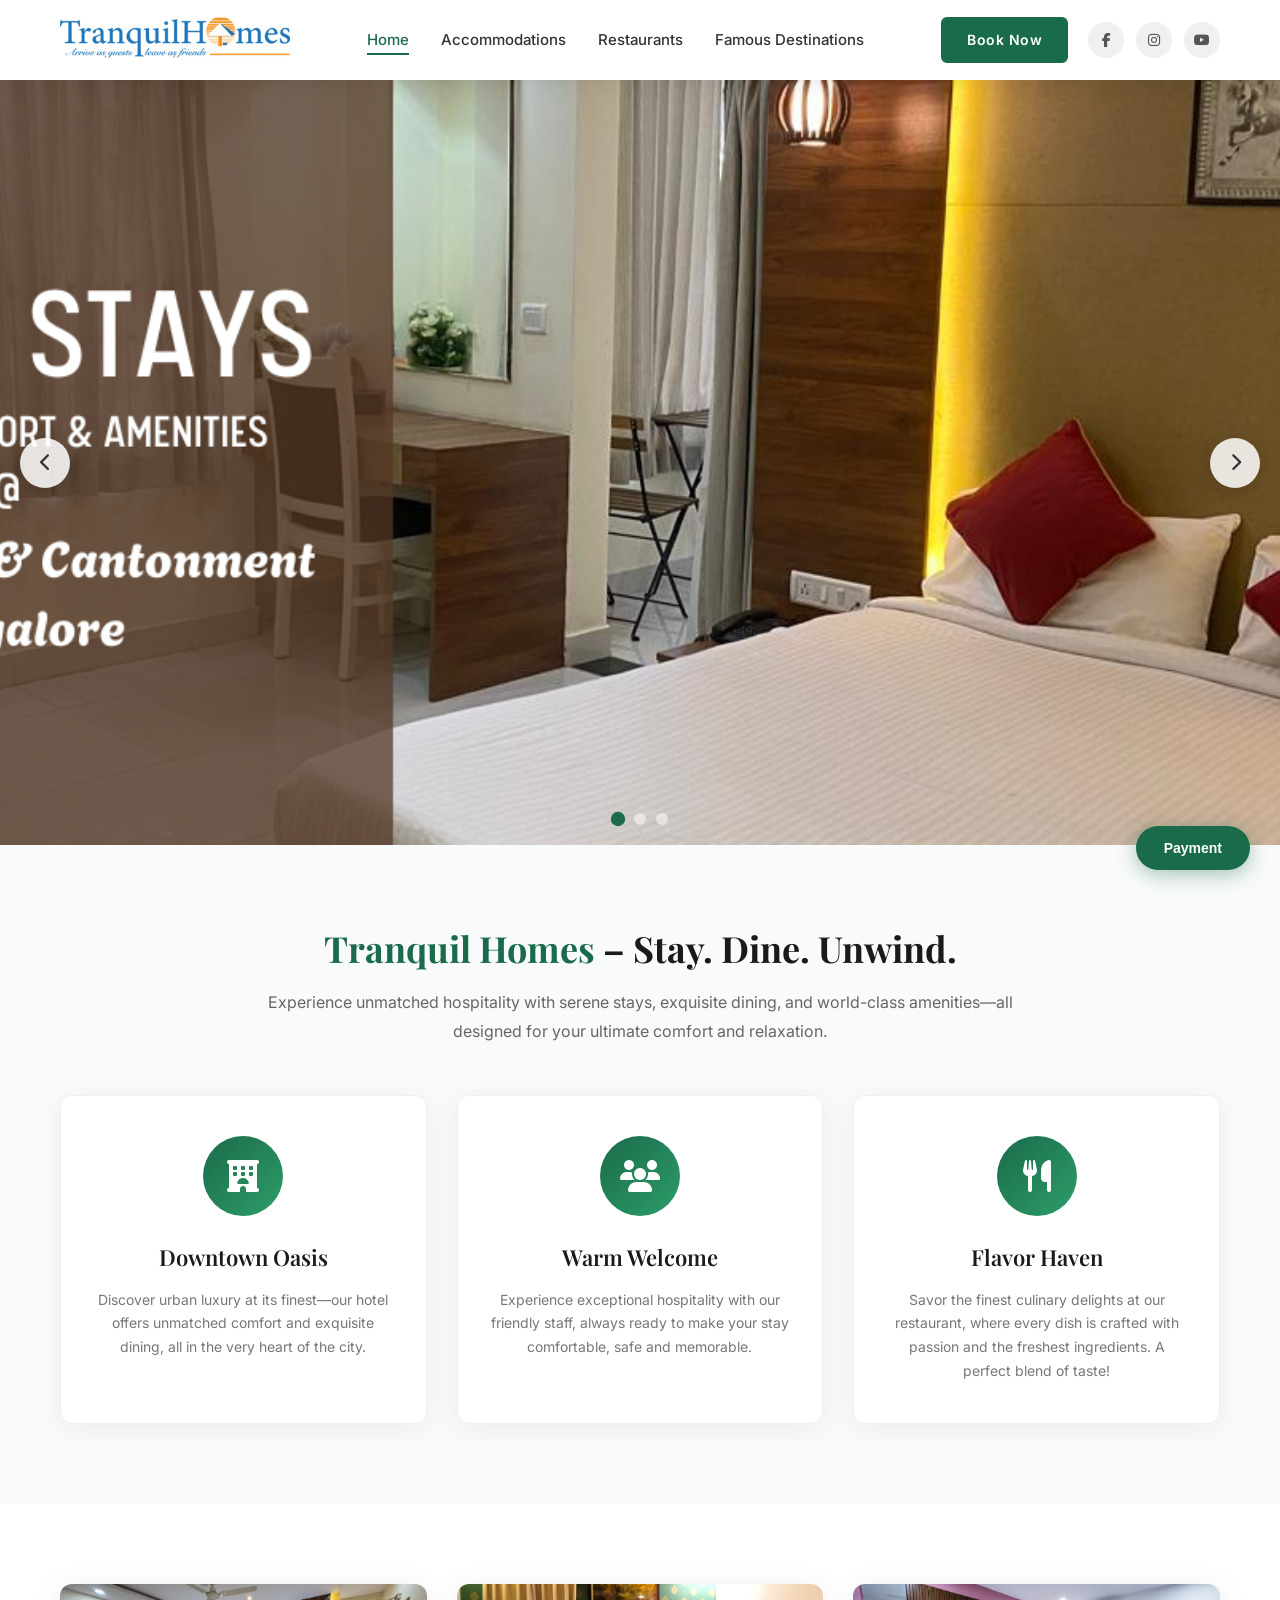
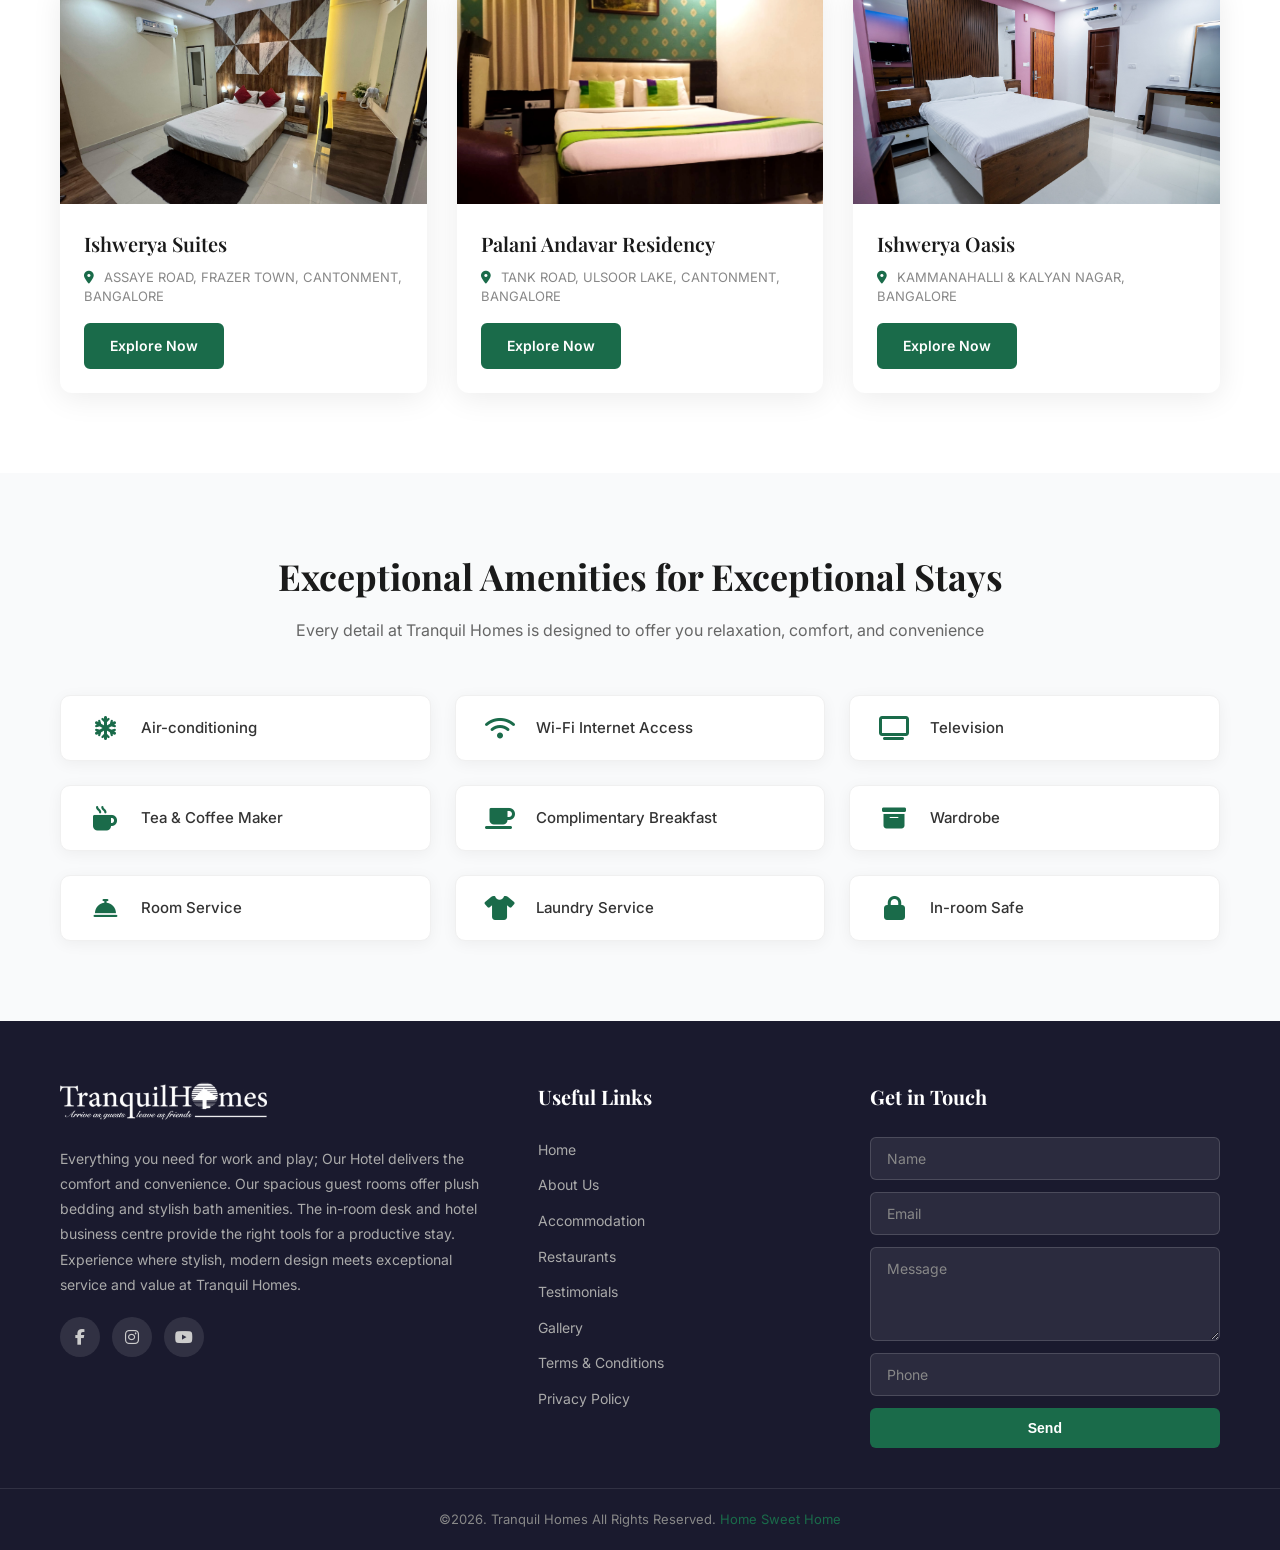
<file: tranquilhomes/index.html>
<!DOCTYPE html>
<html lang="en">
<head>
    <meta charset="UTF-8">
    <meta name="viewport" content="width=device-width, initial-scale=1.0">
    <title>Tranquilhomes – Home Sweet Home</title>
    <link rel="icon" href="assets/images/logos/Tranquil-Small-150x150.png" sizes="32x32">
    <link rel="preconnect" href="https://fonts.googleapis.com">
    <link rel="preconnect" href="https://fonts.gstatic.com" crossorigin>
    <link href="https://fonts.googleapis.com/css2?family=Inter:wght@300;400;500;600;700&family=Playfair+Display:wght@400;500;600;700&display=swap" rel="stylesheet">
    <link rel="stylesheet" href="https://cdnjs.cloudflare.com/ajax/libs/font-awesome/6.5.1/css/all.min.css">
    <link rel="stylesheet" href="styles.css">
</head>
<body>

<!-- Header / Navigation -->
<header class="site-header">
    <div class="header-container">
        <div class="logo">
            <a href="#">
                <img src="assets/images/logos/Tranquil-logo-new1.png" alt="Tranquil Homes">
            </a>
        </div>
        <nav class="main-nav" id="mainNav">
            <ul>
                <li><a href="#" class="active">Home</a></li>
                <li><a href="accommodations.html">Accommodations</a></li>
                <li><a href="restaurants.html">Restaurants</a></li>
                <li><a href="famous-destinations.html">Famous Destinations</a></li>
            </ul>
        </nav>
        <div class="header-right">
            <a href="book-now.html" class="btn-book-now">Book Now</a> 
            <div class="social-icons">
                <a href="https://facebook.com" aria-label="Facebook"><i class="fab fa-facebook-f"></i></a>
                <a href="https://facebook.com" aria-label="Instagram"><i class="fab fa-instagram"></i></a>
                <a href="https://facebook.com" aria-label="Youtube"><i class="fab fa-youtube"></i></a>
            </div>
            <button class="hamburger" id="hamburger" aria-label="Menu">
                <span></span>
                <span></span>
                <span></span>
            </button>
        </div>
    </div>
</header>

<!-- Mobile Nav Overlay -->
<div class="mobile-nav-overlay" id="mobileNavOverlay">
    <div class="mobile-nav-content">
        <button class="mobile-nav-close" id="mobileNavClose">&times;</button>
        <ul>
            <li><a href="index.html" class="active">Home</a></li>
            <li><a href="accommodations.html">Accommodations</a></li>
            <li><a href="restaurants.html">Restaurants</a></li>
            <li><a href="famous-destinations.html">Famous Destinations</a></li>
            <li class="mobile-book-now"><a href="book-now.html">Book Now</a></li>
        </ul>
    </div>
</div>

<!-- Hero Slider -->
<section class="hero-slider">
    <div class="slider-wrapper" id="heroSlider">
        <div class="slide active">
            <img src="assets/images/hero/Tranquil-Header5.png" alt="Tranquil Homes">
        </div>
        <div class="slide">
            <img src="assets/images/hero/Tranquil-header4.png" alt="Tranquil Homes">
        </div>
        <div class="slide">
            <img src="assets/images/hero/Tranquilhomes-hm3.png" alt="Tranquil Homes">
        </div>
    </div>
    <button class="slider-btn slider-prev" id="sliderPrev"><i class="fas fa-chevron-left"></i></button>
    <button class="slider-btn slider-next" id="sliderNext"><i class="fas fa-chevron-right"></i></button>
    <div class="slider-dots" id="sliderDots">
        <span class="dot active" data-index="0"></span>
        <span class="dot" data-index="1"></span>
        <span class="dot" data-index="2"></span>
    </div>
</section>

<!-- About Section -->
<section class="about-section">
    <div class="container">
        <div class="section-header">
            <h2><span>Tranquil Homes</span> – Stay. Dine. Unwind.</h2>
            <p>Experience unmatched hospitality with serene stays, exquisite dining, and world-class amenities—all designed for your ultimate comfort and relaxation.</p>
        </div>
        <div class="features-grid">
            <div class="feature-card">
                <div class="feature-icon">
                    <i class="fas fa-hotel"></i>
                </div>
                <h3>Downtown Oasis</h3>
                <p>Discover urban luxury at its finest—our hotel offers unmatched comfort and exquisite dining, all in the very heart of the city.</p>
            </div>
            <div class="feature-card">
                <div class="feature-icon">
                    <i class="fas fa-users"></i>
                </div>
                <h3>Warm Welcome</h3>
                <p>Experience exceptional hospitality with our friendly staff, always ready to make your stay comfortable, safe and memorable.</p>
            </div>
            <div class="feature-card">
                <div class="feature-icon">
                    <i class="fas fa-utensils"></i>
                </div>
                <h3>Flavor Haven</h3>
                <p>Savor the finest culinary delights at our restaurant, where every dish is crafted with passion and the freshest ingredients. A perfect blend of taste!</p>
            </div>
        </div>
    </div>
</section>

<!-- Accommodations Section -->
<section class="accommodations-section" id="accommodations">
    <div class="container">
        <div class="accommodations-grid">
            <div class="accommodation-card">
                <div class="accommodation-image">
                    <img src="[data-uri]" data-prog-src="assets/images/accommodations/Executive10.jpg" alt="Ishwerya Suites" loading="lazy" class="prog-img">
                </div>
                <div class="accommodation-info">
                    <h4>Ishwerya Suites</h4>
                    <p><i class="fas fa-map-marker-alt"></i> ASSAYE ROAD, FRAZER TOWN, CANTONMENT, BANGALORE</p>
                    <a href="book-now.html#ishwerya-suites" class="btn-explore">Explore Now</a>
                </div>
            </div>
            <div class="accommodation-card">
                <div class="accommodation-image">
                    <img src="[data-uri]" data-prog-src="assets/images/accommodations/PalaniAndvar-blr-1.jpg" alt="Palani Andavar Residency" loading="lazy" class="prog-img">
                </div>
                <div class="accommodation-info">
                    <h4>Palani Andavar Residency</h4>
                    <p><i class="fas fa-map-marker-alt"></i> TANK ROAD, ULSOOR LAKE, CANTONMENT, BANGALORE</p>
                    <a href="book-now.html#palani" class="btn-explore">Explore Now</a>
                </div>
            </div>
            <div class="accommodation-card">
                <div class="accommodation-image">
                    <img src="[data-uri]" data-prog-src="assets/images/accommodations/DSC01375.jpg" alt="Ishwerya Oasis" loading="lazy" class="prog-img">
                </div>
                <div class="accommodation-info">
                    <h4>Ishwerya Oasis</h4>
                    <p><i class="fas fa-map-marker-alt"></i> KAMMANAHALLI & KALYAN NAGAR, BANGALORE</p>
                    <a href="book-now.html#oasis" class="btn-explore">Explore Now</a>
                </div>
            </div>
        </div>
    </div>
</section>

<!-- Amenities Section -->
<section class="amenities-section">
    <div class="container">
        <div class="section-header">
            <h2>Exceptional Amenities for Exceptional Stays</h2>
            <p>Every detail at Tranquil Homes is designed to offer you relaxation, comfort, and convenience</p>
        </div>
        <div class="amenities-grid">
            <div class="amenity-item">
                <i class="fas fa-snowflake"></i>
                <span>Air-conditioning</span>
            </div>
            <div class="amenity-item">
                <i class="fas fa-wifi"></i>
                <span>Wi-Fi Internet Access</span>
            </div>
            <div class="amenity-item">
                <i class="fas fa-tv"></i>
                <span>Television</span>
            </div>
            <div class="amenity-item">
                <i class="fas fa-mug-hot"></i>
                <span>Tea & Coffee Maker</span>
            </div>
            <div class="amenity-item">
                <i class="fas fa-coffee"></i>
                <span>Complimentary Breakfast</span>
            </div>
            <div class="amenity-item">
                <i class="fas fa-archive"></i>
                <span>Wardrobe</span>
            </div>
            <div class="amenity-item">
                <i class="fas fa-concierge-bell"></i>
                <span>Room Service</span>
            </div>
            <div class="amenity-item">
                <i class="fas fa-tshirt"></i>
                <span>Laundry Service</span>
            </div>
            <div class="amenity-item">
                <i class="fas fa-lock"></i>
                <span>In-room Safe</span>
            </div>
        </div>
    </div>
</section>



<!-- Footer -->
<footer class="site-footer">
    <div class="footer-top">
        <div class="container">
            <div class="footer-grid">
                <div class="footer-col footer-about">
                    <div class="footer-logo">
                        <a href="#">
                            <img src="assets/images/logos/Tranquil-logo-new1.png" alt="Tranquil Homes">
                        </a>
                    </div>
                    <p>Everything you need for work and play; Our Hotel delivers the comfort and convenience. Our spacious guest rooms offer plush bedding and stylish bath amenities. The in-room desk and hotel business centre provide the right tools for a productive stay. Experience where stylish, modern design meets exceptional service and value at Tranquil Homes.</p>
                    <div class="footer-social">
                        <a href="#"><i class="fab fa-facebook-f"></i></a>
                        <a href="#"><i class="fab fa-instagram"></i></a>
                        <a href="#"><i class="fab fa-youtube"></i></a>
                    </div>
                </div>
                <div class="footer-col footer-links">
                    <h3>Useful Links</h3>
                    <ul>
                        <li><a href="index.html">Home</a></li>
                        <li><a href="about-us.html">About Us</a></li>
                        <li><a href="accommodations.html">Accommodation</a></li>
                        <li><a href="restaurants.html">Restaurants</a></li>
                        <li><a href="testimonials.html">Testimonials</a></li>
                        <li><a href="gallery.html">Gallery</a></li>
                        <li><a href="terms-conditions.html">Terms & Conditions</a></li>
                        <li><a href="privacy-policy.html">Privacy Policy</a></li>
                    </ul>
                </div>
                <div class="footer-col footer-contact">
                    <h3>Get in Touch</h3>
                    <form class="contact-form" id="contactForm">
                        <input type="text" placeholder="Name" required>
                        <input type="email" placeholder="Email" required>
                        <textarea placeholder="Message" rows="4" required></textarea>
                        <input type="tel" placeholder="Phone">
                        <button type="submit" class="btn-send">Send</button>
                    </form>
                </div>
            </div>
        </div>
    </div>
    <div class="footer-bottom">
        <div class="container">
            <p>&copy;2026. Tranquil Homes All Rights Reserved. <span>Home Sweet Home</span></p>
        </div>
    </div>
</footer>

<!-- Payment Popup -->
<div class="popup-overlay" id="paymentPopup">
    <div class="popup-content">
        <button class="popup-close" id="popupClose">&times;</button>
        <div class="popup-body">
            <img src="assets/images/payment/oie_lQEwftt06VAZ-211x300.png" alt="Payment QR" class="popup-qr">
            <div class="payment-details">
                <div class="detail-row">
                    <span>Account Number</span>
                    <span>: 41158989269</span>
                </div>
                <div class="detail-row">
                    <span>Account Name</span>
                    <span>: Tranquil Homes</span>
                </div>
                <div class="detail-row">
                    <span>Account Type</span>
                    <span>: Current Account</span>
                </div>
                <div class="detail-row">
                    <span>Branch</span>
                    <span>: Shiwanchetty Garden, Bengaluru</span>
                </div>
                <div class="detail-row">
                    <span>IFSC Code</span>
                    <span>: SBIN0031626</span>
                </div>
            </div>
        </div>
    </div>
</div>

<!-- Payment Trigger Button -->
<button class="payment-trigger" id="paymentTrigger">Payment</button>

<script src="script.js"></script>
</body>
</html>
</file>
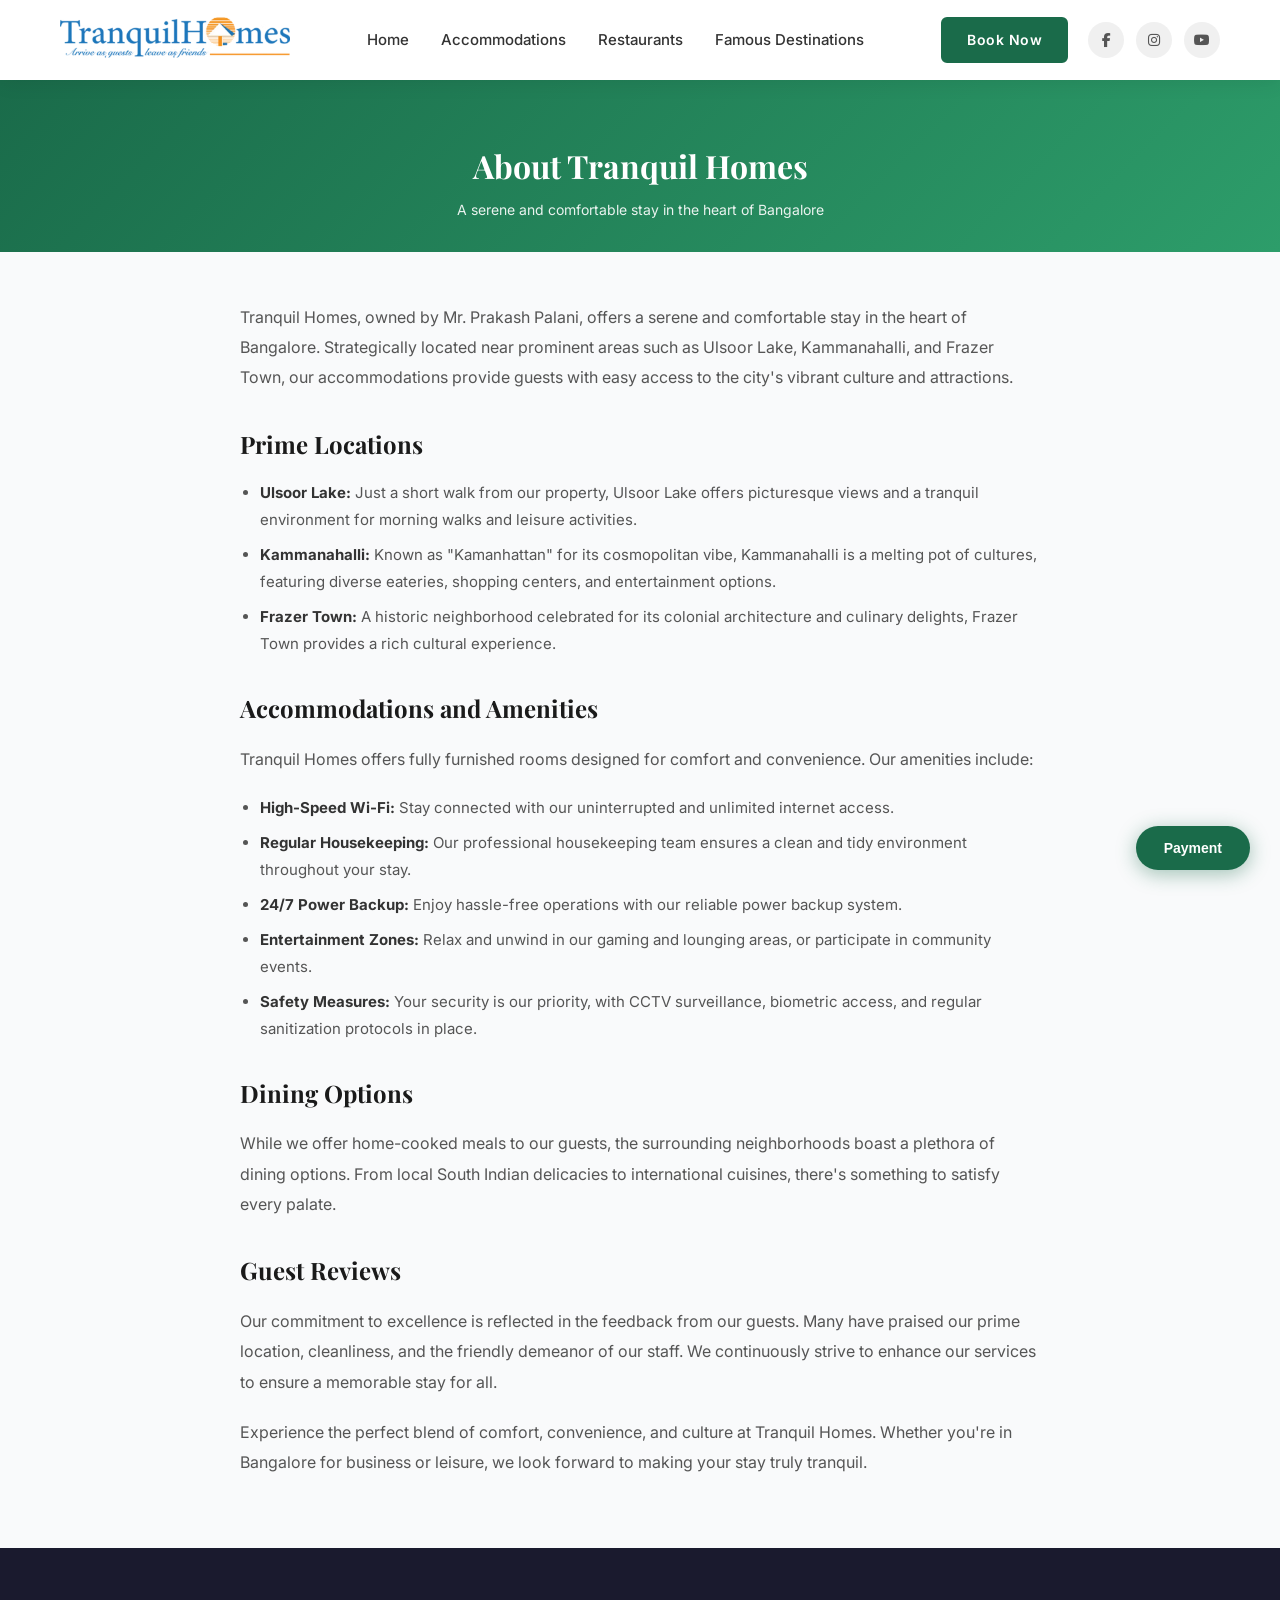
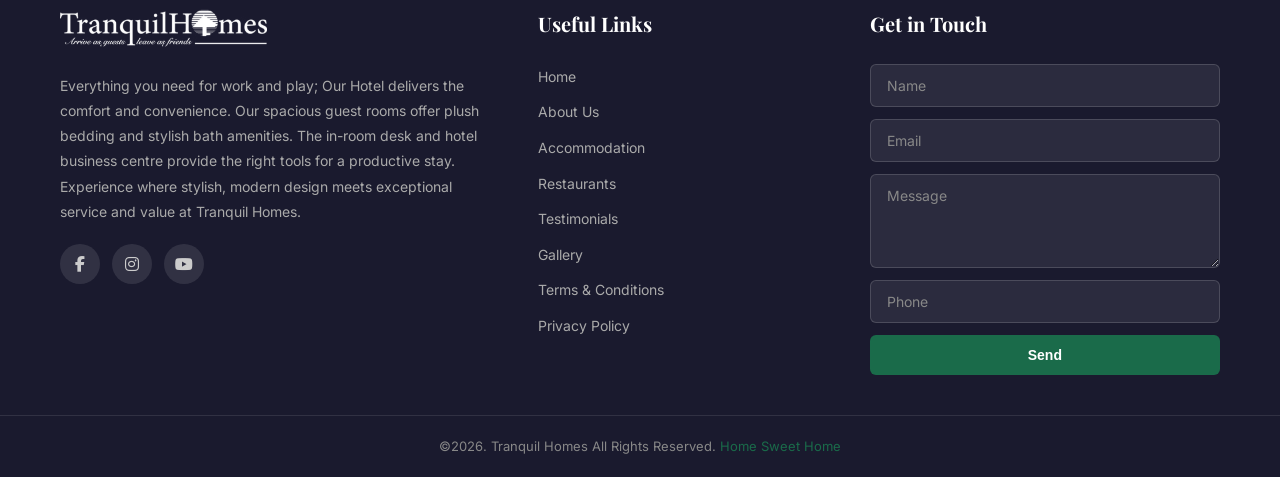
<file: tranquilhomes/about-us.html>
<!DOCTYPE html>
<html lang="en">
<head>
    <meta charset="UTF-8">
    <meta name="viewport" content="width=device-width, initial-scale=1.0">
    <title>About Us – Tranquilhomes</title>
    <link rel="icon" href="assets/images/logos/Tranquil-Small-150x150.png" sizes="32x32">
    <link rel="preconnect" href="https://fonts.googleapis.com">
    <link rel="preconnect" href="https://fonts.gstatic.com" crossorigin>
    <link href="https://fonts.googleapis.com/css2?family=Inter:wght@300;400;500;600;700&family=Playfair+Display:wght@400;500;600;700&display=swap" rel="stylesheet">
    <link rel="stylesheet" href="https://cdnjs.cloudflare.com/ajax/libs/font-awesome/6.5.1/css/all.min.css">
    <link rel="stylesheet" href="styles.css">
</head>
<body>

<header class="site-header">
    <div class="header-container">
        <div class="logo"><a href="index.html"><img src="assets/images/logos/Tranquil-logo-new1.png" alt="Tranquil Homes"></a></div>
        <nav class="main-nav" id="mainNav">
            <ul>
                <li><a href="index.html">Home</a></li>
                <li><a href="accommodations.html">Accommodations</a></li>
                <li><a href="/restaurants">Restaurants</a></li>
                <li><a href="/famous-destinations.html">Famous Destinations</a></li>
            </ul>
        </nav>
        <div class="header-right">
            <a href="book-now.html" class="btn-book-now">Book Now</a>
            <div class="social-icons">
                <a href="https://facebook.com" aria-label="Facebook"><i class="fab fa-facebook-f"></i></a>
                <a href="https://facebook.com" aria-label="Instagram"><i class="fab fa-instagram"></i></a>
                <a href="https://facebook.com" aria-label="Youtube"><i class="fab fa-youtube"></i></a>
            </div>
            <button class="hamburger" id="hamburger" aria-label="Menu"><span></span><span></span><span></span></button>
        </div>
    </div>
</header>

<div class="mobile-nav-overlay" id="mobileNavOverlay">
    <div class="mobile-nav-content">
        <button class="mobile-nav-close" id="mobileNavClose">&times;</button>
        <ul>
            <li><a href="index.html">Home</a></li>
            <li><a href="accommodations.html">Accommodations</a></li>
            <li><a href="restaurants.html">Restaurants</a></li>
            <li><a href="famous-destinations.html">Famous Destinations</a></li>
            <li class="mobile-book-now"><a href="book-now.html">Book Now</a></li>
        </ul>
    </div>
</div>

<section class="page-banner">
    <div class="container">
        <h1>About Tranquil Homes</h1>
        <p>A serene and comfortable stay in the heart of Bangalore</p>
    </div>
</section>

<section class="about-content">
    <div class="container">
        <div class="about-text">
            <p>Tranquil Homes, owned by Mr. Prakash Palani, offers a serene and comfortable stay in the heart of Bangalore. Strategically located near prominent areas such as Ulsoor Lake, Kammanahalli, and Frazer Town, our accommodations provide guests with easy access to the city's vibrant culture and attractions.</p>

            <h3>Prime Locations</h3>
            <ul>
                <li><strong>Ulsoor Lake:</strong> Just a short walk from our property, Ulsoor Lake offers picturesque views and a tranquil environment for morning walks and leisure activities.</li>
                <li><strong>Kammanahalli:</strong> Known as "Kamanhattan" for its cosmopolitan vibe, Kammanahalli is a melting pot of cultures, featuring diverse eateries, shopping centers, and entertainment options.</li>
                <li><strong>Frazer Town:</strong> A historic neighborhood celebrated for its colonial architecture and culinary delights, Frazer Town provides a rich cultural experience.</li>
            </ul>

            <h3>Accommodations and Amenities</h3>
            <p>Tranquil Homes offers fully furnished rooms designed for comfort and convenience. Our amenities include:</p>
            <ul>
                <li><strong>High-Speed Wi-Fi:</strong> Stay connected with our uninterrupted and unlimited internet access.</li>
                <li><strong>Regular Housekeeping:</strong> Our professional housekeeping team ensures a clean and tidy environment throughout your stay.</li>
                <li><strong>24/7 Power Backup:</strong> Enjoy hassle-free operations with our reliable power backup system.</li>
                <li><strong>Entertainment Zones:</strong> Relax and unwind in our gaming and lounging areas, or participate in community events.</li>
                <li><strong>Safety Measures:</strong> Your security is our priority, with CCTV surveillance, biometric access, and regular sanitization protocols in place.</li>
            </ul>

            <h3>Dining Options</h3>
            <p>While we offer home-cooked meals to our guests, the surrounding neighborhoods boast a plethora of dining options. From local South Indian delicacies to international cuisines, there's something to satisfy every palate.</p>

            <h3>Guest Reviews</h3>
            <p>Our commitment to excellence is reflected in the feedback from our guests. Many have praised our prime location, cleanliness, and the friendly demeanor of our staff. We continuously strive to enhance our services to ensure a memorable stay for all.</p>

            <p>Experience the perfect blend of comfort, convenience, and culture at Tranquil Homes. Whether you're in Bangalore for business or leisure, we look forward to making your stay truly tranquil.</p>
        </div>
    </div>
</section>



<footer class="site-footer">
    <div class="footer-top">
        <div class="container">
            <div class="footer-grid">
                <div class="footer-col footer-about">
                    <div class="footer-logo"><a href="index.html"><img src="assets/images/logos/Tranquil-logo-new1.png" alt="Tranquil Homes"></a></div>
                    <p>Everything you need for work and play; Our Hotel delivers the comfort and convenience. Our spacious guest rooms offer plush bedding and stylish bath amenities. The in-room desk and hotel business centre provide the right tools for a productive stay. Experience where stylish, modern design meets exceptional service and value at Tranquil Homes.</p>
                    <div class="footer-social">
                        <a href="#"><i class="fab fa-facebook-f"></i></a>
                        <a href="#"><i class="fab fa-instagram"></i></a>
                        <a href="#"><i class="fab fa-youtube"></i></a>
                    </div>
                </div>
                <div class="footer-col footer-links">
                    <h3>Useful Links</h3>
                    <ul>
                        <li><a href="index.html">Home</a></li>
                        <li><a href="about-us.html">About Us</a></li>
                        <li><a href="accommodations.html">Accommodation</a></li>
                        <li><a href="restaurants.html">Restaurants</a></li>
                        <li><a href="testimonials.html">Testimonials</a></li>
                        <li><a href="gallery.html">Gallery</a></li>
                        <li><a href="terms-conditions.html">Terms & Conditions</a></li>
                        <li><a href="privacy-policy.html">Privacy Policy</a></li>
                    </ul>
                </div>
                <div class="footer-col footer-contact">
                    <h3>Get in Touch</h3>
                    <form class="contact-form" id="contactForm">
                        <input type="text" placeholder="Name" required>
                        <input type="email" placeholder="Email" required>
                        <textarea placeholder="Message" rows="4" required></textarea>
                        <input type="tel" placeholder="Phone">
                        <button type="submit" class="btn-send">Send</button>
                    </form>
                </div>
            </div>
        </div>
    </div>
    <div class="footer-bottom">
        <div class="container">
            <p>&copy;2026. Tranquil Homes All Rights Reserved. <span>Home Sweet Home</span></p>
        </div>
    </div>
</footer>

<div class="popup-overlay" id="paymentPopup">
    <div class="popup-content">
        <button class="popup-close" id="popupClose">&times;</button>
        <div class="popup-body">
            <img src="assets/images/payment/oie_lQEwftt06VAZ-211x300.png" alt="Payment QR" class="popup-qr">
            <div class="payment-details">
                <div class="detail-row"><span>Account Number</span><span>: 41158989269</span></div>
                <div class="detail-row"><span>Account Name</span><span>: Tranquil Homes</span></div>
                <div class="detail-row"><span>Account Type</span><span>: Current Account</span></div>
                <div class="detail-row"><span>Branch</span><span>: Shiwanchetty Garden, Bengaluru</span></div>
                <div class="detail-row"><span>IFSC Code</span><span>: SBIN0031626</span></div>
            </div>
        </div>
    </div>
</div>
<button class="payment-trigger" id="paymentTrigger">Payment</button>

<script src="script.js"></script>
</body>
</html>
</file>
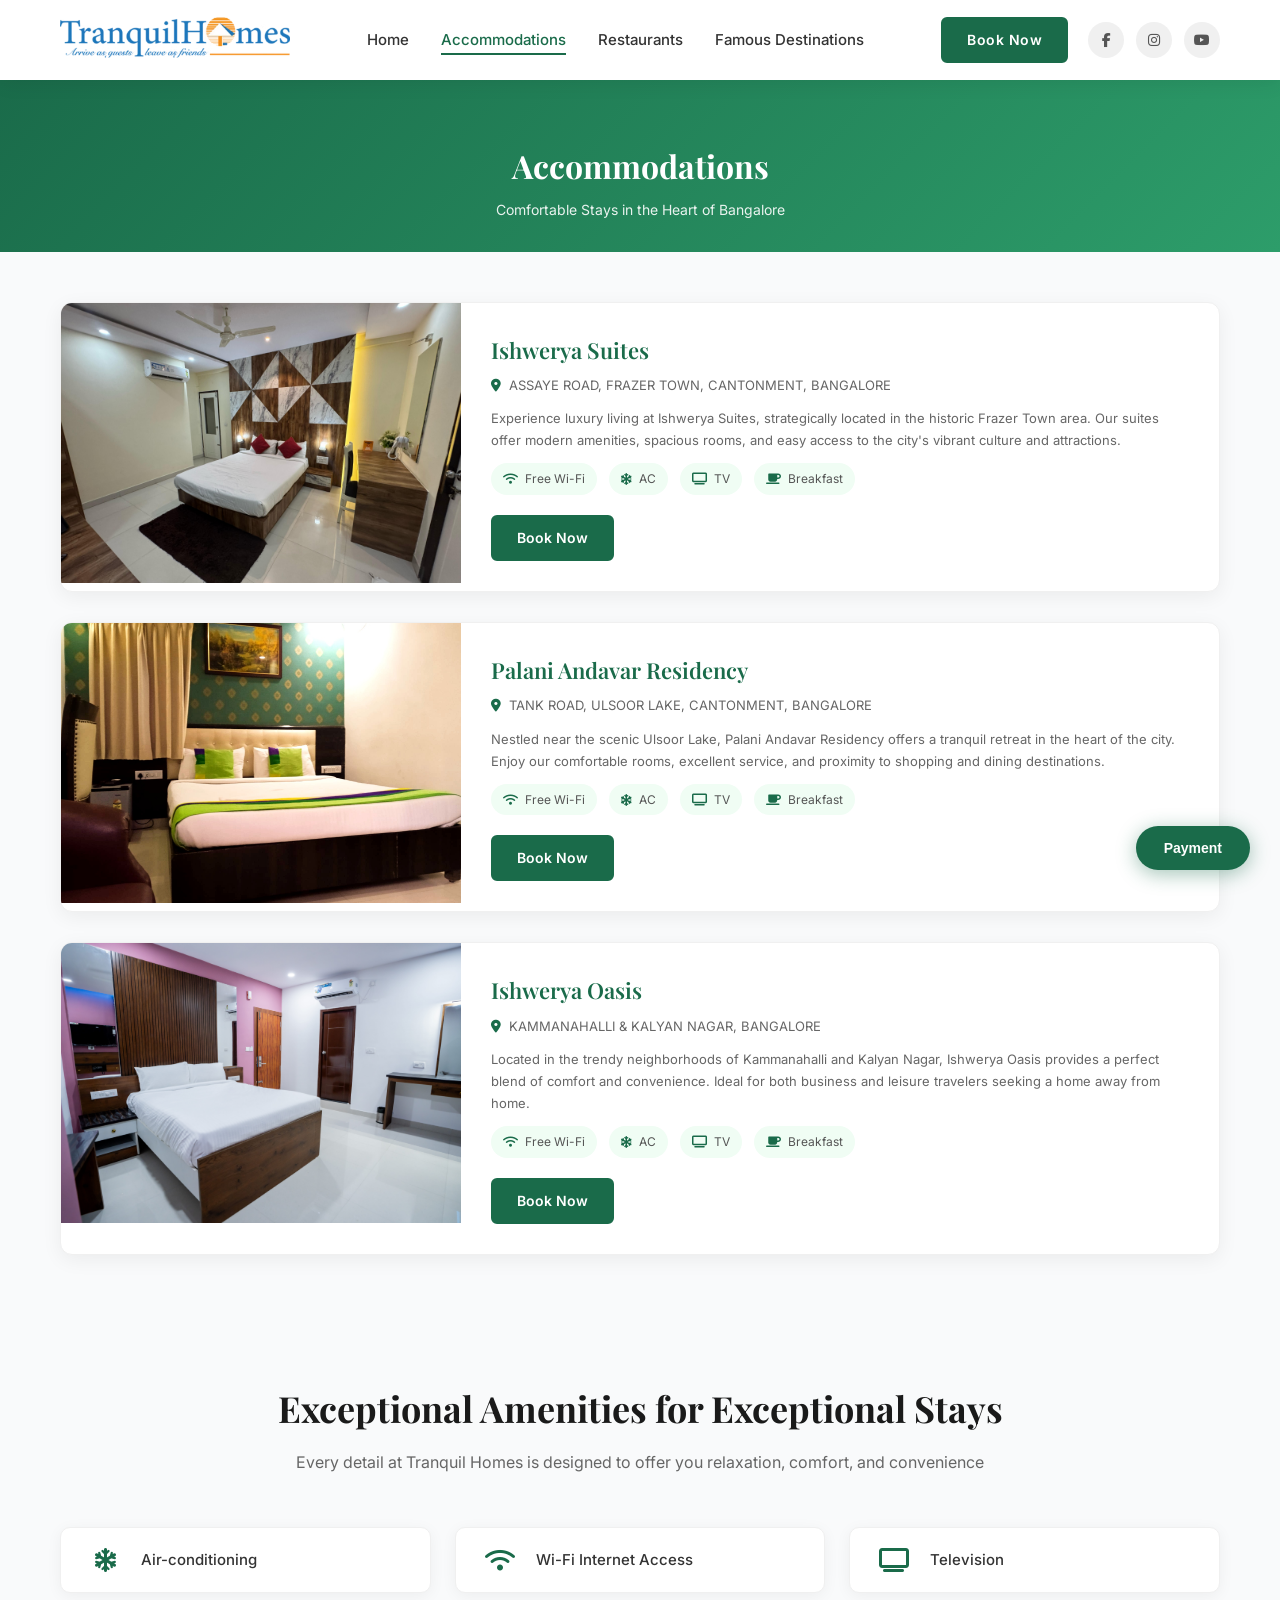
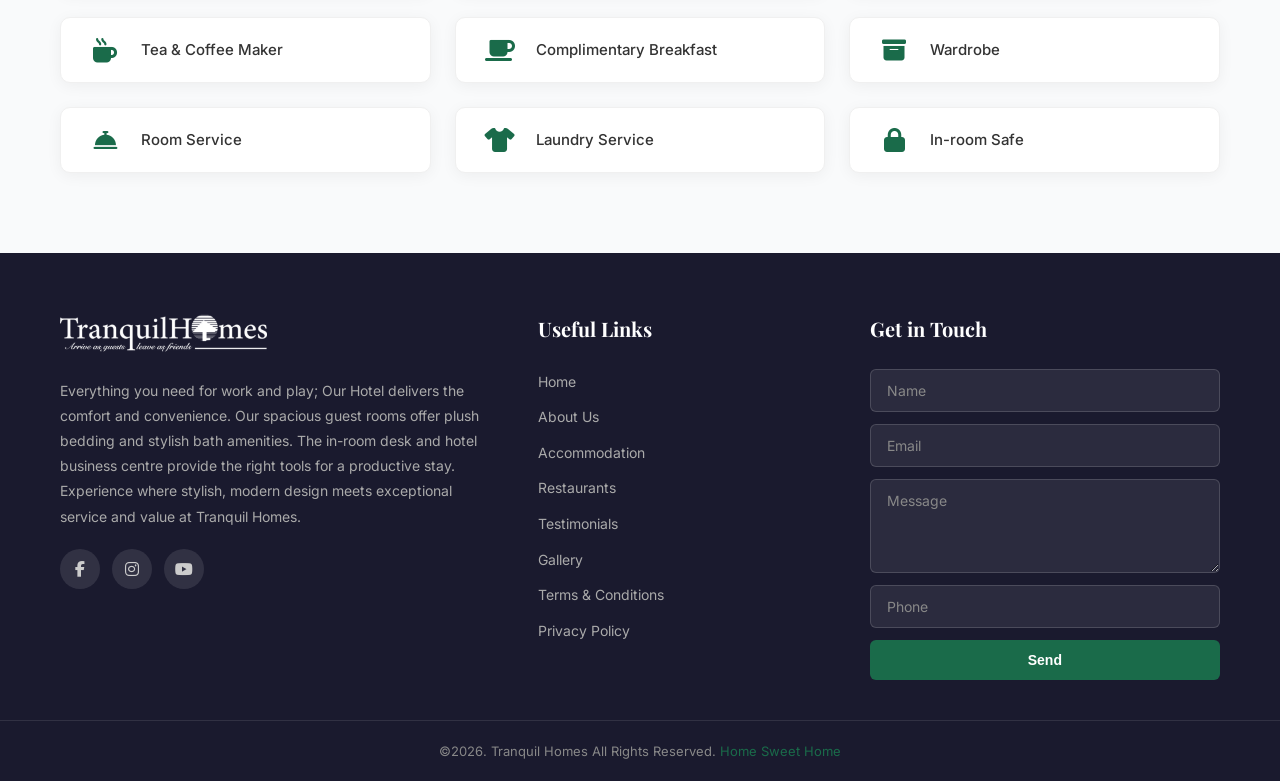
<file: tranquilhomes/accommodations.html>
<!DOCTYPE html>
<html lang="en">
<head>
    <meta charset="UTF-8">
    <meta name="viewport" content="width=device-width, initial-scale=1.0">
    <title>Accommodations – Tranquilhomes</title>
    <link rel="icon" href="assets/images/logos/Tranquil-Small-150x150.png" sizes="32x32">
    <link rel="preconnect" href="https://fonts.googleapis.com">
    <link rel="preconnect" href="https://fonts.gstatic.com" crossorigin>
    <link href="https://fonts.googleapis.com/css2?family=Inter:wght@300;400;500;600;700&family=Playfair+Display:wght@400;500;600;700&display=swap" rel="stylesheet">
    <link rel="stylesheet" href="https://cdnjs.cloudflare.com/ajax/libs/font-awesome/6.5.1/css/all.min.css">
    <link rel="stylesheet" href="styles.css">
</head>
<body>

<header class="site-header">
    <div class="header-container">
        <div class="logo"><a href="index.html"><img src="assets/images/logos/Tranquil-logo-new1.png" alt="Tranquil Homes"></a></div>
        <nav class="main-nav" id="mainNav">
            <ul>
                <li><a href="index.html">Home</a></li>
                <li><a href="accommodations.html" class="active">Accommodations</a></li>
                <li><a href="restaurants.html">Restaurants</a></li>
                <li><a href="famous-destinations.html">Famous Destinations</a></li>
            </ul>
        </nav>
        <div class="header-right">
            <a href="book-now.html" class="btn-book-now">Book Now</a>
            <div class="social-icons">
                <a href="https://facebook.com" aria-label="Facebook"><i class="fab fa-facebook-f"></i></a>
                <a href="https://facebook.com" aria-label="Instagram"><i class="fab fa-instagram"></i></a>
                <a href="https://facebook.com" aria-label="Youtube"><i class="fab fa-youtube"></i></a>
            </div>
            <button class="hamburger" id="hamburger" aria-label="Menu"><span></span><span></span><span></span></button>
        </div>
    </div>
</header>

<div class="mobile-nav-overlay" id="mobileNavOverlay">
    <div class="mobile-nav-content">
        <button class="mobile-nav-close" id="mobileNavClose">&times;</button>
        <ul>
            <li><a href="index.html">Home</a></li>
            <li><a href="accommodations.html" class="active">Accommodations</a></li>
            <li><a href="restaurants.html">Restaurants</a></li>
            <li><a href="famous-destinations.html">Famous Destinations</a></li>
            <li class="mobile-book-now"><a href="book-now.html">Book Now</a></li>
        </ul>
    </div>
</div>

<section class="page-banner">
    <div class="container">
        <h1>Accommodations</h1>
        <p>Comfortable Stays in the Heart of Bangalore</p>
    </div>
</section>

<section class="accommodations-page">
    <div class="container">
        <div class="accommodations-grid">
            <div class="accommodation-card">
                <div class="accommodation-image">
                    <img src="[data-uri]" data-prog-src="assets/images/accommodations/Executive10.jpg" alt="Ishwerya Suites" loading="lazy" class="prog-img">
                </div>
                <div class="accommodation-info">
                    <h4>Ishwerya Suites</h4>
                    <p><i class="fas fa-map-marker-alt"></i> ASSAYE ROAD, FRAZER TOWN, CANTONMENT, BANGALORE</p>
                    <p class="accommodation-desc">Experience luxury living at Ishwerya Suites, strategically located in the historic Frazer Town area. Our suites offer modern amenities, spacious rooms, and easy access to the city's vibrant culture and attractions.</p>
                    <div class="accommodation-features">
                        <span><i class="fas fa-wifi"></i> Free Wi-Fi</span>
                        <span><i class="fas fa-snowflake"></i> AC</span>
                        <span><i class="fas fa-tv"></i> TV</span>
                        <span><i class="fas fa-coffee"></i> Breakfast</span>
                    </div>
                    <a href="book-now.html#ishwerya-suites" class="btn-explore">Book Now</a>
                </div>
            </div>
            <div class="accommodation-card">
                <div class="accommodation-image">
                    <img src="[data-uri]" data-prog-src="assets/images/accommodations/PalaniAndvar-blr-1.jpg" alt="Palani Andavar Residency" loading="lazy" class="prog-img">
                </div>
                <div class="accommodation-info">
                    <h4>Palani Andavar Residency</h4>
                    <p><i class="fas fa-map-marker-alt"></i> TANK ROAD, ULSOOR LAKE, CANTONMENT, BANGALORE</p>
                    <p class="accommodation-desc">Nestled near the scenic Ulsoor Lake, Palani Andavar Residency offers a tranquil retreat in the heart of the city. Enjoy our comfortable rooms, excellent service, and proximity to shopping and dining destinations.</p>
                    <div class="accommodation-features">
                        <span><i class="fas fa-wifi"></i> Free Wi-Fi</span>
                        <span><i class="fas fa-snowflake"></i> AC</span>
                        <span><i class="fas fa-tv"></i> TV</span>
                        <span><i class="fas fa-coffee"></i> Breakfast</span>
                    </div>
                    <a href="book-now.html#palani" class="btn-explore">Book Now</a>
                </div>
            </div>
            <div class="accommodation-card">
                <div class="accommodation-image">
                    <img src="[data-uri]" data-prog-src="assets/images/accommodations/DSC01375.jpg" alt="Ishwerya Oasis" loading="lazy" class="prog-img">
                </div>
                <div class="accommodation-info">
                    <h4>Ishwerya Oasis</h4>
                    <p><i class="fas fa-map-marker-alt"></i> KAMMANAHALLI & KALYAN NAGAR, BANGALORE</p>
                    <p class="accommodation-desc">Located in the trendy neighborhoods of Kammanahalli and Kalyan Nagar, Ishwerya Oasis provides a perfect blend of comfort and convenience. Ideal for both business and leisure travelers seeking a home away from home.</p>
                    <div class="accommodation-features">
                        <span><i class="fas fa-wifi"></i> Free Wi-Fi</span>
                        <span><i class="fas fa-snowflake"></i> AC</span>
                        <span><i class="fas fa-tv"></i> TV</span>
                        <span><i class="fas fa-coffee"></i> Breakfast</span>
                    </div>
                    <a href="book-now.html#oasis" class="btn-explore">Book Now</a>
                </div>
            </div>
        </div>
    </div>
</section>

<section class="amenities-section">
    <div class="container">
        <div class="section-header">
            <h2>Exceptional Amenities for Exceptional Stays</h2>
            <p>Every detail at Tranquil Homes is designed to offer you relaxation, comfort, and convenience</p>
        </div>
        <div class="amenities-grid">
            <div class="amenity-item">
                <i class="fas fa-snowflake"></i>
                <span>Air-conditioning</span>
            </div>
            <div class="amenity-item">
                <i class="fas fa-wifi"></i>
                <span>Wi-Fi Internet Access</span>
            </div>
            <div class="amenity-item">
                <i class="fas fa-tv"></i>
                <span>Television</span>
            </div>
            <div class="amenity-item">
                <i class="fas fa-mug-hot"></i>
                <span>Tea & Coffee Maker</span>
            </div>
            <div class="amenity-item">
                <i class="fas fa-coffee"></i>
                <span>Complimentary Breakfast</span>
            </div>
            <div class="amenity-item">
                <i class="fas fa-archive"></i>
                <span>Wardrobe</span>
            </div>
            <div class="amenity-item">
                <i class="fas fa-concierge-bell"></i>
                <span>Room Service</span>
            </div>
            <div class="amenity-item">
                <i class="fas fa-tshirt"></i>
                <span>Laundry Service</span>
            </div>
            <div class="amenity-item">
                <i class="fas fa-lock"></i>
                <span>In-room Safe</span>
            </div>
        </div>
    </div>
</section>

<footer class="site-footer">
    <div class="footer-top">
        <div class="container">
            <div class="footer-grid">
                <div class="footer-col footer-about">
                    <div class="footer-logo"><a href="index.html"><img src="assets/images/logos/Tranquil-logo-new1.png" alt="Tranquil Homes"></a></div>
                    <p>Everything you need for work and play; Our Hotel delivers the comfort and convenience. Our spacious guest rooms offer plush bedding and stylish bath amenities. The in-room desk and hotel business centre provide the right tools for a productive stay. Experience where stylish, modern design meets exceptional service and value at Tranquil Homes.</p>
                    <div class="footer-social">
                        <a href="#"><i class="fab fa-facebook-f"></i></a>
                        <a href="#"><i class="fab fa-instagram"></i></a>
                        <a href="#"><i class="fab fa-youtube"></i></a>
                    </div>
                </div>
                <div class="footer-col footer-links">
                    <h3>Useful Links</h3>
                    <ul>
                        <li><a href="index.html">Home</a></li>
                        <li><a href="about-us.html">About Us</a></li>
                        <li><a href="accommodations.html">Accommodation</a></li>
                        <li><a href="restaurants.html">Restaurants</a></li>
                        <li><a href="testimonials.html">Testimonials</a></li>
                        <li><a href="gallery.html">Gallery</a></li>
                        <li><a href="terms-conditions.html">Terms & Conditions</a></li>
                        <li><a href="privacy-policy.html">Privacy Policy</a></li>
                    </ul>
                </div>
                <div class="footer-col footer-contact">
                    <h3>Get in Touch</h3>
                    <form class="contact-form" id="contactForm">
                        <input type="text" placeholder="Name" required>
                        <input type="email" placeholder="Email" required>
                        <textarea placeholder="Message" rows="4" required></textarea>
                        <input type="tel" placeholder="Phone">
                        <button type="submit" class="btn-send">Send</button>
                    </form>
                </div>
            </div>
        </div>
    </div>
    <div class="footer-bottom">
        <div class="container">
            <p>&copy;2026. Tranquil Homes All Rights Reserved. <span>Home Sweet Home</span></p>
        </div>
    </div>
</footer>

<div class="popup-overlay" id="paymentPopup">
    <div class="popup-content">
        <button class="popup-close" id="popupClose">&times;</button>
        <div class="popup-body">
            <img src="assets/images/payment/oie_lQEwftt06VAZ-211x300.png" alt="Payment QR" class="popup-qr">
            <div class="payment-details">
                <div class="detail-row"><span>Account Number</span><span>: 41158989269</span></div>
                <div class="detail-row"><span>Account Name</span><span>: Tranquil Homes</span></div>
                <div class="detail-row"><span>Account Type</span><span>: Current Account</span></div>
                <div class="detail-row"><span>Branch</span><span>: Shiwanchetty Garden, Bengaluru</span></div>
                <div class="detail-row"><span>IFSC Code</span><span>: SBIN0031626</span></div>
            </div>
        </div>
    </div>
</div>
<button class="payment-trigger" id="paymentTrigger">Payment</button>

<script src="script.js"></script>
</body>
</html>
</file>
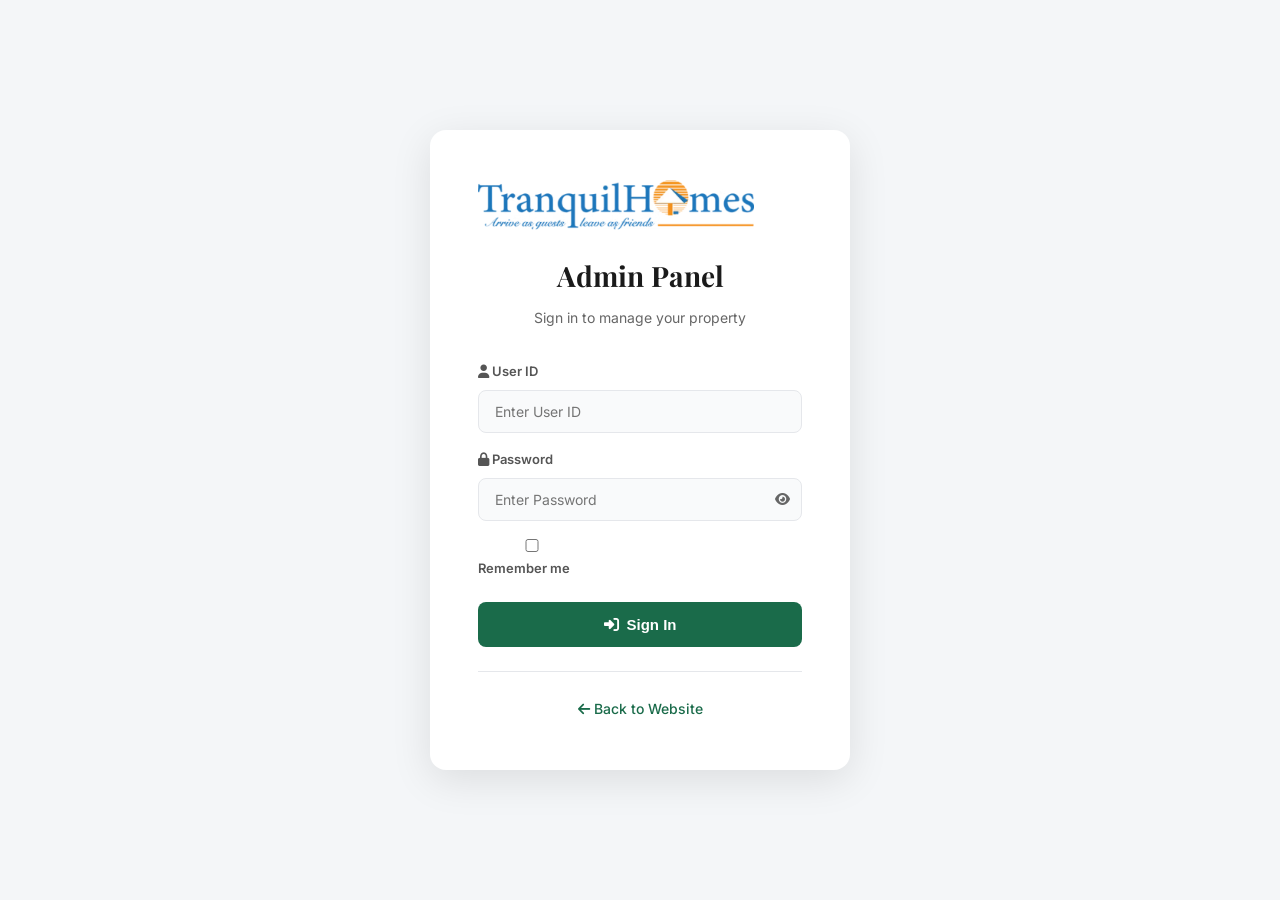
<file: tranquilhomes/admin-login.html>
<!DOCTYPE html>
<html lang="en">
<head>
    <meta charset="UTF-8">
    <meta name="viewport" content="width=device-width, initial-scale=1.0">
    <title>Admin Login – Tranquilhomes</title>
    <link rel="icon" href="assets/images/logos/Tranquil-Small-150x150.png" sizes="32x32">
    <link rel="preconnect" href="https://fonts.googleapis.com">
    <link rel="preconnect" href="https://fonts.gstatic.com" crossorigin>
    <link href="https://fonts.googleapis.com/css2?family=Inter:wght@300;400;500;600;700&family=Playfair+Display:wght@400;500;600;700&display=swap" rel="stylesheet">
    <link rel="stylesheet" href="https://cdnjs.cloudflare.com/ajax/libs/font-awesome/6.5.1/css/all.min.css">
    <link rel="stylesheet" href="styles.css">
</head>
<body class="admin-body">

<div class="admin-login-wrapper">
    <div class="admin-login-card">
        <div class="admin-login-header">
            <img src="assets/images/logos/Tranquil-logo-new1.png" alt="Tranquil Homes" class="admin-login-logo">
            <h2>Admin Panel</h2>
            <p>Sign in to manage your property</p>
        </div>
        <form class="admin-login-form" id="adminLoginForm">
            <div class="admin-form-group">
                <label for="userId"><i class="fas fa-user"></i> User ID</label>
                <input type="text" id="userId" placeholder="Enter User ID" required autocomplete="off">
            </div>
            <div class="admin-form-group">
                <label for="password"><i class="fas fa-lock"></i> Password</label>
                <div class="password-field">
                    <input type="password" id="password" placeholder="Enter Password" required>
                    <button type="button" class="toggle-password" id="togglePassword">
                        <i class="fas fa-eye"></i>
                    </button>
                </div>
            </div>
            <div class="admin-form-group remember-row">
                <label class="checkbox-label">
                    <input type="checkbox" id="rememberMe">
                    <span>Remember me</span>
                </label>
            </div>
            <button type="submit" class="admin-login-btn">
                <i class="fas fa-sign-in-alt"></i> Sign In
            </button>
            <div class="admin-login-error" id="loginError">
                <i class="fas fa-exclamation-circle"></i> Invalid User ID or Password
            </div>
        </form>
        <div class="admin-login-footer">
            <a href="index.html"><i class="fas fa-arrow-left"></i> Back to Website</a>
        </div>
    </div>
</div>

<script src="admin.js"></script>
</body>
</html>
</file>
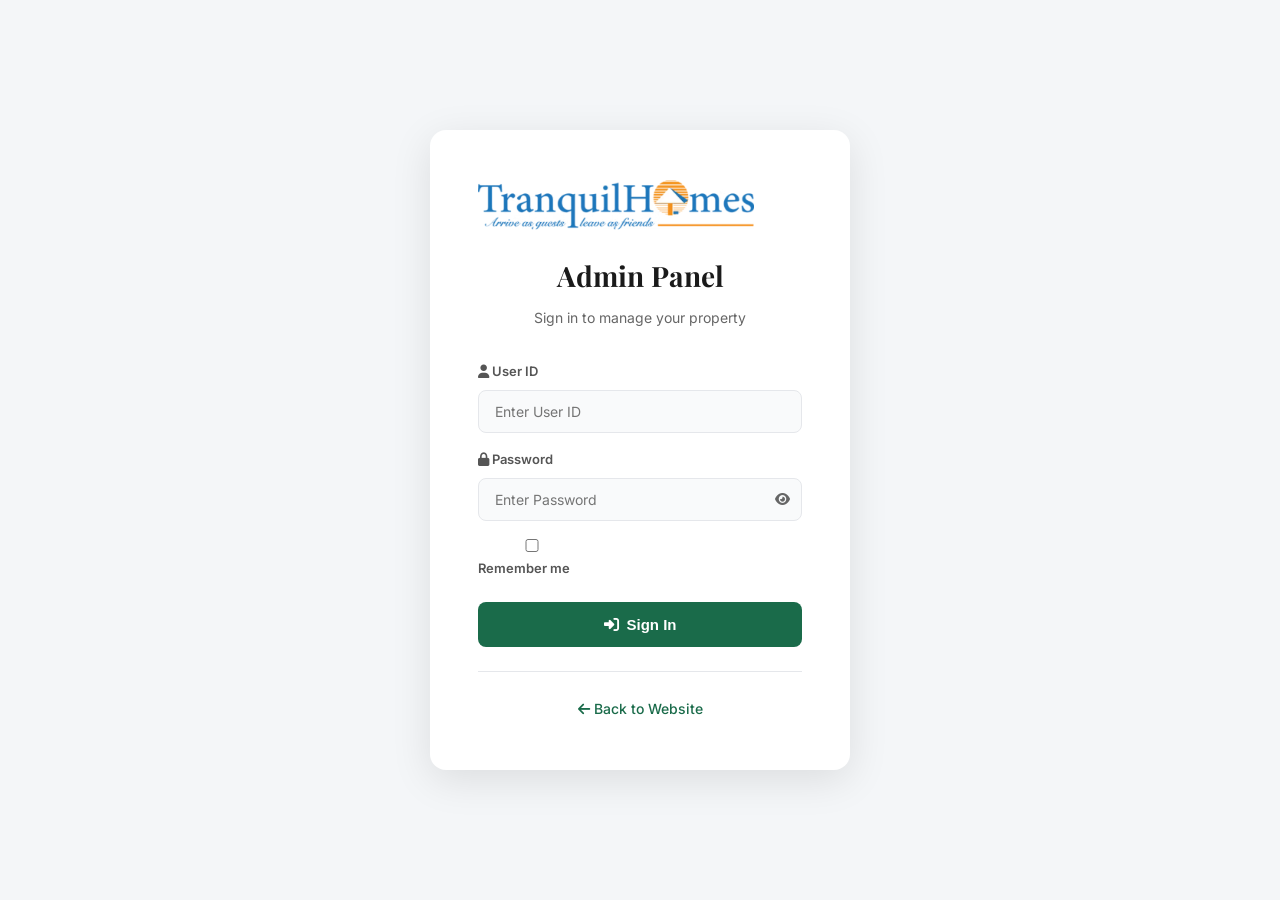
<file: tranquilhomes/admin.html>
<!DOCTYPE html>
<html lang="en">
<head>
    <meta charset="UTF-8">
    <meta name="viewport" content="width=device-width, initial-scale=1.0">
    <title>Admin Dashboard – Tranquilhomes</title>
    <link rel="icon" href="assets/images/logos/Tranquil-Small-150x150.png" sizes="32x32">
    <link rel="preconnect" href="https://fonts.googleapis.com">
    <link rel="preconnect" href="https://fonts.gstatic.com" crossorigin>
    <link href="https://fonts.googleapis.com/css2?family=Inter:wght@300;400;500;600;700&family=Playfair+Display:wght@400;500;600;700&display=swap" rel="stylesheet">
    <link rel="stylesheet" href="https://cdnjs.cloudflare.com/ajax/libs/font-awesome/6.5.1/css/all.min.css">
    <link rel="stylesheet" href="styles.css">
</head>
<body class="admin-body">

<!-- Sidebar -->
<aside class="admin-sidebar" id="adminSidebar">
    <div class="sidebar-header">
        <img src="assets/images/logos/Tranquil-logo-new1.png" alt="Tranquil Homes" class="sidebar-logo">
        <button class="sidebar-close" id="sidebarClose"><i class="fas fa-times"></i></button>
    </div>
    <nav class="sidebar-nav">
        <a href="#" class="sidebar-link active" data-section="dashboard"><i class="fas fa-tachometer-alt"></i> Dashboard</a>
        <a href="#" class="sidebar-link" data-section="products"><i class="fas fa-box"></i> Products</a>
        <a href="#" class="sidebar-link" data-section="add-product"><i class="fas fa-plus-circle"></i> Add Product</a>
        <a href="#" class="sidebar-link" data-section="bookings"><i class="fas fa-calendar-check"></i> Bookings</a>
        <a href="#" class="sidebar-link" data-section="messages"><i class="fas fa-envelope"></i> Messages</a>
        <a href="#" class="sidebar-link" data-section="settings"><i class="fas fa-cog"></i> Settings</a>
    </nav>
    <div class="sidebar-footer">
        <a href="index.html"><i class="fas fa-globe"></i> View Website</a>
        <a href="#" id="adminLogout"><i class="fas fa-sign-out-alt"></i> Logout</a>
    </div>
</aside>

<!-- Main Content -->
<div class="admin-main">
    <!-- Top Bar -->
    <header class="admin-topbar">
        <button class="menu-toggle" id="menuToggle"><i class="fas fa-bars"></i></button>
        <div class="topbar-right">
            <div class="admin-user">
                <i class="fas fa-user-circle"></i>
                <span>Dilli</span>
            </div>
        </div>
    </header>

    <!-- Dashboard Section -->
    <section class="admin-section active" id="section-dashboard">
        <div class="section-header-admin">
            <h1>Dashboard</h1>
            <p>Welcome back, Dilli! Here's your property overview.</p>
        </div>
        <div class="stats-grid">
            <div class="stat-card">
                <div class="stat-icon"><i class="fas fa-box"></i></div>
                <div class="stat-info">
                    <h3 id="totalProducts">0</h3>
                    <p>Total Products</p>
                </div>
            </div>
            <div class="stat-card">
                <div class="stat-icon bookings"><i class="fas fa-calendar-check"></i></div>
                <div class="stat-info">
                    <h3 id="activeBookings">0</h3>
                    <p>Active Bookings</p>
                </div>
            </div>
            <div class="stat-card">
                <div class="stat-icon revenue"><i class="fas fa-rupee-sign"></i></div>
                <div class="stat-info">
                    <h3 id="totalRevenue">₹0</h3>
                    <p>Total Revenue</p>
                </div>
            </div>
            <div class="stat-card">
                <div class="stat-icon messages"><i class="fas fa-envelope"></i></div>
                <div class="stat-info">
                    <h3 id="newMessages">0</h3>
                    <p>New Messages</p>
                </div>
            </div>
        </div>
        <div class="recent-section">
            <h2>Recent Products</h2>
            <div class="table-wrapper">
                <table class="admin-table">
                    <thead>
                        <tr>
                            <th>Image</th>
                            <th>Product Name</th>
                            <th>Category</th>
                            <th>Price</th>
                            <th>Status</th>
                            <th>Actions</th>
                        </tr>
                    </thead>
                    <tbody id="recentProductsTable">
                        <tr><td colspan="6" class="empty-state">No products added yet</td></tr>
                    </tbody>
                </table>
            </div>
        </div>
    </section>

    <!-- Products Section -->
    <section class="admin-section" id="section-products">
        <div class="section-header-admin">
            <h1>Products</h1>
            <button class="btn-admin-primary" onclick="showSection('add-product')"><i class="fas fa-plus"></i> Add New</button>
        </div>
        <div class="search-bar">
            <input type="text" id="productSearch" placeholder="Search products..." oninput="filterProducts()">
            <select id="categoryFilter" onchange="filterProducts()">
                <option value="all">All Categories</option>
                <option value="room">Rooms</option>
                <option value="food">Food</option>
                <option value="service">Services</option>
                <option value="amenity">Amenities</option>
            </select>
        </div>
        <div class="table-wrapper">
            <table class="admin-table">
                <thead>
                    <tr>
                        <th>Image</th>
                        <th>Product Name</th>
                        <th>Category</th>
                        <th>Description</th>
                        <th>Price</th>
                        <th>Status</th>
                        <th>Actions</th>
                    </tr>
                </thead>
                <tbody id="productsTable">
                    <tr><td colspan="7" class="empty-state">No products added yet</td></tr>
                </tbody>
            </table>
        </div>
    </section>

    <!-- Add Product Section -->
    <section class="admin-section" id="section-add-product">
        <div class="section-header-admin">
            <h1 id="formTitle">Add New Product</h1>
        </div>
        <form class="admin-form" id="productForm">
            <input type="hidden" id="editProductId" value="">
            <div class="form-grid">
                <div class="form-group full-width">
                    <label>Product Image</label>
                    <div class="image-input-tabs">
                        <button type="button" class="tab-btn active" data-tab="upload" onclick="switchImageTab('upload')">
                            <i class="fas fa-upload"></i> Upload File
                        </button>
                        <button type="button" class="tab-btn" data-tab="url" onclick="switchImageTab('url')">
                            <i class="fas fa-link"></i> Image URL
                        </button>
                    </div>
                    <div class="tab-content active" id="tab-upload">
                        <label for="productImageFile" class="file-upload-area" id="fileUploadArea">
                            <i class="fas fa-cloud-upload-alt"></i>
                            <span>Click to upload or drag & drop</span>
                            <small>JPG, PNG, WEBP (Max 2MB)</small>
                            <input type="file" id="productImageFile" accept="image/*" hidden>
                        </label>
                    </div>
                    <div class="tab-content" id="tab-url">
                        <input type="url" id="productImage" placeholder="https://example.com/image.jpg">
                    </div>
                    <input type="hidden" id="productImageSrc" value="">
                    <div class="image-preview" id="imagePreview">
                        <i class="fas fa-cloud-upload-alt"></i>
                        <span>Image preview will appear here</span>
                    </div>
                </div>
                <div class="form-group">
                    <label>Product Name *</label>
                    <input type="text" id="productName" placeholder="e.g. Deluxe Room" required>
                </div>
                <div class="form-group">
                    <label>Category *</label>
                    <select id="productCategory" required>
                        <option value="">Select Category</option>
                        <option value="room">Room</option>
                        <option value="food">Food</option>
                        <option value="service">Service</option>
                        <option value="amenity">Amenity</option>
                    </select>
                </div>
                <div class="form-group">
                    <label>Price (₹) *</label>
                    <input type="number" id="productPrice" placeholder="e.g. 2500" min="0" required>
                </div>
                <div class="form-group">
                    <label>Status</label>
                    <select id="productStatus">
                        <option value="active">Active</option>
                        <option value="inactive">Inactive</option>
                        <option value="sold-out">Sold Out</option>
                    </select>
                </div>
                <div class="form-group full-width">
                    <label>Description</label>
                    <textarea id="productDescription" placeholder="Describe your product..." rows="4"></textarea>
                </div>
                <div class="form-group full-width">
                    <label>Features (comma separated)</label>
                    <input type="text" id="productFeatures" placeholder="e.g. AC, WiFi, Breakfast Included">
                </div>
            </div>
            <div class="form-actions">
                <button type="submit" class="btn-admin-primary"><i class="fas fa-save"></i> <span id="submitBtnText">Save Product</span></button>
                <button type="button" class="btn-admin-secondary" onclick="resetForm()"><i class="fas fa-times"></i> Cancel</button>
            </div>
        </form>
    </section>

    <!-- Bookings Section -->
    <section class="admin-section" id="section-bookings">
        <div class="section-header-admin">
            <h1>Bookings</h1>
        </div>
        <div class="table-wrapper">
            <table class="admin-table">
                <thead>
                    <tr>
                        <th>Guest Name</th>
                        <th>Room Type</th>
                        <th>Check-in</th>
                        <th>Check-out</th>
                        <th>Status</th>
                        <th>Amount</th>
                    </tr>
                </thead>
                <tbody>
                    <tr><td colspan="6" class="empty-state">Loading bookings...</td></tr>
                </tbody>
            </table>
        </div>
    </section>

    <!-- Messages Section -->
    <section class="admin-section" id="section-messages">
        <div class="section-header-admin">
            <h1>Messages</h1>
        </div>
        <div class="messages-list">
            <div class="empty-state"><i class="fas fa-envelope-open" style="font-size:48px;margin-bottom:16px;display:block;color:#ccc;"></i><p>Loading messages...</p></div>
        </div>
    </section>

    <!-- Settings Section -->
    <section class="admin-section" id="section-settings">
        <div class="section-header-admin">
            <h1>Settings</h1>
        </div>
        <div class="settings-card">
            <h3>Change Password</h3>
            <form class="admin-form" id="changePasswordForm">
                <div class="form-grid">
                    <div class="form-group">
                        <label>Current Password</label>
                        <input type="password" id="currentPassword" required>
                    </div>
                    <div class="form-group">
                        <label>New Password</label>
                        <input type="password" id="newPassword" required>
                    </div>
                    <div class="form-group">
                        <label>Confirm New Password</label>
                        <input type="password" id="confirmPassword" required>
                    </div>
                </div>
                <div class="form-actions">
                    <button type="submit" class="btn-admin-primary"><i class="fas fa-save"></i> Update Password</button>
                </div>
            </form>
        </div>
    </section>
</div>

<!-- Delete Confirmation Modal -->
<div class="admin-modal" id="deleteModal">
    <div class="admin-modal-content">
        <div class="modal-icon"><i class="fas fa-exclamation-triangle"></i></div>
        <h3>Delete Product?</h3>
        <p>Are you sure you want to delete this product? This action cannot be undone.</p>
        <div class="modal-actions">
            <button class="btn-admin-danger" id="confirmDelete">Yes, Delete</button>
            <button class="btn-admin-secondary" id="cancelDelete">Cancel</button>
        </div>
    </div>
</div>

<!-- Toast Notification -->
<div class="toast" id="toast">
    <i class="fas fa-check-circle"></i>
    <span id="toastMessage">Product saved successfully!</span>
</div>

<script src="admin.js"></script>
</body>
</html>
</file>
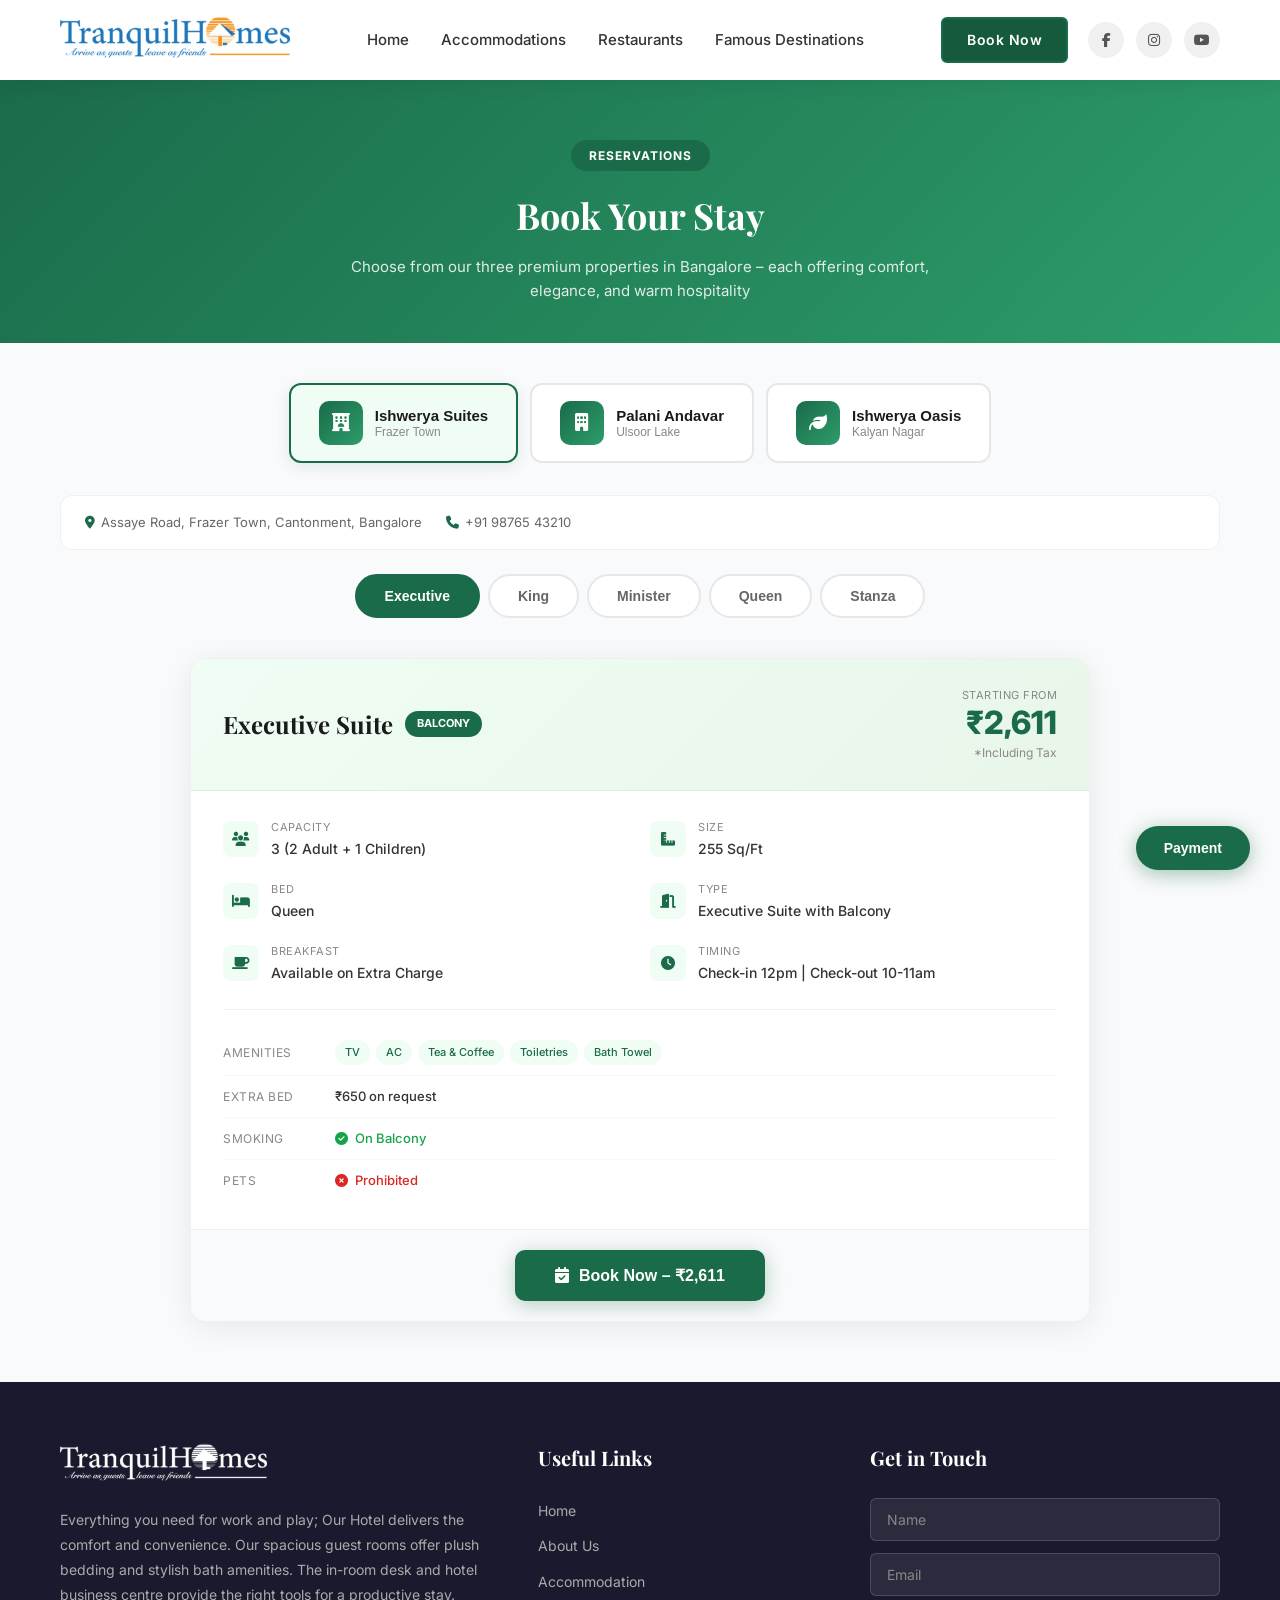
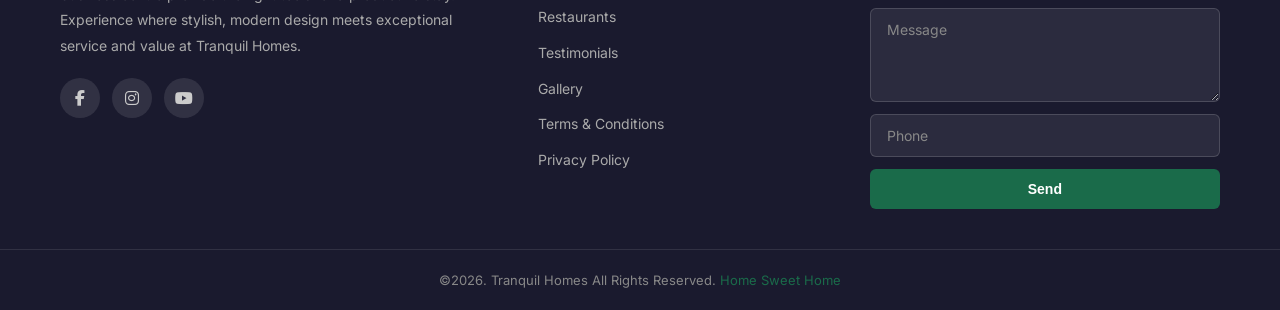
<file: tranquilhomes/book-now.html>
<!DOCTYPE html>
<html lang="en">
<head>
    <meta charset="UTF-8">
    <meta name="viewport" content="width=device-width, initial-scale=1.0">
    <title>Book Now – Tranquilhomes</title>
    <link rel="icon" href="assets/images/logos/Tranquil-Small-150x150.png" sizes="32x32">
    <link rel="preconnect" href="https://fonts.googleapis.com">
    <link rel="preconnect" href="https://fonts.gstatic.com" crossorigin>
    <link href="https://fonts.googleapis.com/css2?family=Inter:wght@300;400;500;600;700&family=Playfair+Display:wght@400;500;600;700&display=swap" rel="stylesheet">
    <link rel="stylesheet" href="https://cdnjs.cloudflare.com/ajax/libs/font-awesome/6.5.1/css/all.min.css">
    <link rel="stylesheet" href="styles.css">
</head>
<body>

<header class="site-header">
    <div class="header-container">
        <div class="logo"><a href="index.html"><img src="assets/images/logos/Tranquil-logo-new1.png" alt="Tranquil Homes"></a></div>
        <nav class="main-nav" id="mainNav">
            <ul>
                <li><a href="index.html">Home</a></li>
                <li><a href="accommodations.html">Accommodations</a></li>
                <li><a href="restaurants.html">Restaurants</a></li>
                <li><a href="famous-destinations.html">Famous Destinations</a></li>
            </ul>
        </nav>
        <div class="header-right">
            <a href="book-now.html" class="btn-book-now" style="background:#155a3d">Book Now</a>
            <div class="social-icons">
                <a href="https://facebook.com" aria-label="Facebook"><i class="fab fa-facebook-f"></i></a>
                <a href="https://facebook.com" aria-label="Instagram"><i class="fab fa-instagram"></i></a>
                <a href="https://facebook.com" aria-label="Youtube"><i class="fab fa-youtube"></i></a>
            </div>
            <button class="hamburger" id="hamburger" aria-label="Menu"><span></span><span></span><span></span></button>
        </div>
    </div>
</header>

<div class="mobile-nav-overlay" id="mobileNavOverlay">
    <div class="mobile-nav-content">
        <button class="mobile-nav-close" id="mobileNavClose">&times;</button>
        <ul>
            <li><a href="index.html">Home</a></li>
            <li><a href="accommodations.html">Accommodations</a></li>
            <li><a href="restaurants.html">Restaurants</a></li>
            <li><a href="famous-destinations.html">Famous Destinations</a></li>
            <li class="mobile-book-now"><a href="book-now.html">Book Now</a></li>
        </ul>
    </div>
</div>

<!-- Hero -->
<section class="booking-hero">
    <div class="container">
        <span class="property-badge">Reservations</span>
        <h1>Book Your Stay</h1>
        <p>Choose from our three premium properties in Bangalore – each offering comfort, elegance, and warm hospitality</p>
    </div>
</section>

<!-- Property Switcher -->
<section class="booking-section">
    <div class="container">
        <div class="property-switcher">
            <button class="prop-btn active" data-prop="ishwerya-suites">
                <i class="fas fa-hotel"></i>
                <div>
                    <strong>Ishwerya Suites</strong>
                    <span>Frazer Town</span>
                </div>
            </button>
            <button class="prop-btn" data-prop="palani">
                <i class="fas fa-building"></i>
                <div>
                    <strong>Palani Andavar</strong>
                    <span>Ulsoor Lake</span>
                </div>
            </button>
            <button class="prop-btn" data-prop="oasis">
                <i class="fas fa-leaf"></i>
                <div>
                    <strong>Ishwerya Oasis</strong>
                    <span>Kalyan Nagar</span>
                </div>
            </button>
        </div>

        <!-- ========== ISHWERYA SUITES ========== -->
        <div class="prop-panel active" data-prop="ishwerya-suites">
            <div class="prop-info-bar">
                <span><i class="fas fa-map-marker-alt"></i> Assaye Road, Frazer Town, Cantonment, Bangalore</span>
                <span><i class="fas fa-phone"></i> +91 98765 43210</span>
            </div>
            <div class="room-tabs">
                <button class="room-tab active" data-room="is-exec">Executive</button>
                <button class="room-tab" data-room="is-king">King</button>
                <button class="room-tab" data-room="is-min">Minister</button>
                <button class="room-tab" data-room="is-queen">Queen</button>
                <button class="room-tab" data-room="is-stanza">Stanza</button>
            </div>
            <div class="room-cards">
                <div class="room-card active" data-room="is-exec">
                    <div class="room-card-header"><div class="room-card-title"><h3>Executive Suite</h3><span class="room-tag">Balcony</span></div><div class="room-card-price"><span class="price-from">Starting from</span><span class="price-amount">₹2,611</span><span class="price-tax">*Including Tax</span></div></div>
                    <div class="room-card-body">
                        <div class="room-specs">
                            <div class="spec-item"><i class="fas fa-users"></i><div><span class="spec-label">Capacity</span><span class="spec-value">3 (2 Adult + 1 Children)</span></div></div>
                            <div class="spec-item"><i class="fas fa-ruler-combined"></i><div><span class="spec-label">Size</span><span class="spec-value">255 Sq/Ft</span></div></div>
                            <div class="spec-item"><i class="fas fa-bed"></i><div><span class="spec-label">Bed</span><span class="spec-value">Queen</span></div></div>
                            <div class="spec-item"><i class="fas fa-door-open"></i><div><span class="spec-label">Type</span><span class="spec-value">Executive Suite with Balcony</span></div></div>
                            <div class="spec-item"><i class="fas fa-coffee"></i><div><span class="spec-label">Breakfast</span><span class="spec-value">Available on Extra Charge</span></div></div>
                            <div class="spec-item"><i class="fas fa-clock"></i><div><span class="spec-label">Timing</span><span class="spec-value">Check-in 12pm | Check-out 10-11am</span></div></div>
                        </div>
                        <div class="room-extras">
                            <div class="extra-item"><span class="extra-label">Amenities</span><div class="extra-tags"><span>TV</span><span>AC</span><span>Tea & Coffee</span><span>Toiletries</span><span>Bath Towel</span></div></div>
                            <div class="extra-item"><span class="extra-label">Extra Bed</span><span class="extra-value">₹650 on request</span></div>
                            <div class="extra-item"><span class="extra-label">Smoking</span><span class="extra-value allowed"><i class="fas fa-check-circle"></i> On Balcony</span></div>
                            <div class="extra-item"><span class="extra-label">Pets</span><span class="extra-value prohibited"><i class="fas fa-times-circle"></i> Prohibited</span></div>
                        </div>
                    </div>
                    <div class="room-card-footer"><button class="btn-room-book" onclick="openBookingForm('Ishwerya Suites','Executive Suite',2611)"><i class="fas fa-calendar-check"></i> Book Now – ₹2,611</button></div>
                </div>
                <div class="room-card" data-room="is-king">
                    <div class="room-card-header"><div class="room-card-title"><h3>King Suite</h3></div><div class="room-card-price"><span class="price-from">Starting from</span><span class="price-amount">₹3,091</span><span class="price-tax">*Including Tax</span></div></div>
                    <div class="room-card-body">
                        <div class="room-specs">
                            <div class="spec-item"><i class="fas fa-users"></i><div><span class="spec-label">Capacity</span><span class="spec-value">3 (2 Adult + 1 Children)</span></div></div>
                            <div class="spec-item"><i class="fas fa-ruler-combined"></i><div><span class="spec-label">Size</span><span class="spec-value">385 Sq/Ft</span></div></div>
                            <div class="spec-item"><i class="fas fa-bed"></i><div><span class="spec-label">Bed</span><span class="spec-value">Queen</span></div></div>
                            <div class="spec-item"><i class="fas fa-door-open"></i><div><span class="spec-label">Type</span><span class="spec-value">King Suite</span></div></div>
                            <div class="spec-item"><i class="fas fa-coffee"></i><div><span class="spec-label">Breakfast</span><span class="spec-value">Available on Extra Charge</span></div></div>
                            <div class="spec-item"><i class="fas fa-clock"></i><div><span class="spec-label">Timing</span><span class="spec-value">Check-in 12pm | Check-out 12pm</span></div></div>
                        </div>
                        <div class="room-extras">
                            <div class="extra-item"><span class="extra-label">Amenities</span><div class="extra-tags"><span>TV</span><span>AC</span><span>Tea & Coffee</span><span>Toiletries</span><span>Bath Towel</span></div></div>
                            <div class="extra-item"><span class="extra-label">Extra Bed</span><span class="extra-value">₹650 on request</span></div>
                            <div class="extra-item"><span class="extra-label">Smoking</span><span class="extra-value prohibited"><i class="fas fa-times-circle"></i> Prohibited</span></div>
                            <div class="extra-item"><span class="extra-label">Pets</span><span class="extra-value prohibited"><i class="fas fa-times-circle"></i> Prohibited</span></div>
                        </div>
                    </div>
                    <div class="room-card-footer"><button class="btn-room-book" onclick="openBookingForm('Ishwerya Suites','King Suite',3091)"><i class="fas fa-calendar-check"></i> Book Now – ₹3,091</button></div>
                </div>
                <div class="room-card" data-room="is-min">
                    <div class="room-card-header"><div class="room-card-title"><h3>Minister Suite</h3><span class="room-tag">Balcony</span></div><div class="room-card-price"><span class="price-from">Starting from</span><span class="price-amount">₹2,822</span><span class="price-tax">*Including Tax</span></div></div>
                    <div class="room-card-body">
                        <div class="room-specs">
                            <div class="spec-item"><i class="fas fa-users"></i><div><span class="spec-label">Capacity</span><span class="spec-value">3 (2 Adult + 1 Children)</span></div></div>
                            <div class="spec-item"><i class="fas fa-ruler-combined"></i><div><span class="spec-label">Size</span><span class="spec-value">320 Sq/Ft</span></div></div>
                            <div class="spec-item"><i class="fas fa-bed"></i><div><span class="spec-label">Bed</span><span class="spec-value">Queen</span></div></div>
                            <div class="spec-item"><i class="fas fa-door-open"></i><div><span class="spec-label">Type</span><span class="spec-value">Minister Suite with Balcony</span></div></div>
                            <div class="spec-item"><i class="fas fa-coffee"></i><div><span class="spec-label">Breakfast</span><span class="spec-value">Available on Extra Charge</span></div></div>
                            <div class="spec-item"><i class="fas fa-clock"></i><div><span class="spec-label">Timing</span><span class="spec-value">Check-in 12pm | Check-out 12pm</span></div></div>
                        </div>
                        <div class="room-extras">
                            <div class="extra-item"><span class="extra-label">Amenities</span><div class="extra-tags"><span>TV</span><span>AC</span><span>Tea & Coffee</span><span>Toiletries</span><span>Bath Towel</span></div></div>
                            <div class="extra-item"><span class="extra-label">Extra Bed</span><span class="extra-value">₹650 on request</span></div>
                            <div class="extra-item"><span class="extra-label">Smoking</span><span class="extra-value allowed"><i class="fas fa-check-circle"></i> On Balcony</span></div>
                            <div class="extra-item"><span class="extra-label">Pets</span><span class="extra-value prohibited"><i class="fas fa-times-circle"></i> Prohibited</span></div>
                        </div>
                    </div>
                    <div class="room-card-footer"><button class="btn-room-book" onclick="openBookingForm('Ishwerya Suites','Minister Suite',2822)"><i class="fas fa-calendar-check"></i> Book Now – ₹2,822</button></div>
                </div>
                <div class="room-card" data-room="is-queen">
                    <div class="room-card-header"><div class="room-card-title"><h3>Queen Suite</h3></div><div class="room-card-price"><span class="price-from">Starting from</span><span class="price-amount">₹4,300</span><span class="price-tax">*Including Tax</span></div></div>
                    <div class="room-card-body">
                        <div class="room-specs">
                            <div class="spec-item"><i class="fas fa-users"></i><div><span class="spec-label">Capacity</span><span class="spec-value">4 (3 Adult + 1 Children)</span></div></div>
                            <div class="spec-item"><i class="fas fa-ruler-combined"></i><div><span class="spec-label">Size</span><span class="spec-value">305 Sq/Ft</span></div></div>
                            <div class="spec-item"><i class="fas fa-bed"></i><div><span class="spec-label">Bed</span><span class="spec-value">2 Queen Beds</span></div></div>
                            <div class="spec-item"><i class="fas fa-door-open"></i><div><span class="spec-label">Type</span><span class="spec-value">Queen Suite</span></div></div>
                            <div class="spec-item"><i class="fas fa-coffee"></i><div><span class="spec-label">Breakfast</span><span class="spec-value">Available on Extra Charge</span></div></div>
                            <div class="spec-item"><i class="fas fa-clock"></i><div><span class="spec-label">Timing</span><span class="spec-value">Check-in 12pm | Check-out 12pm</span></div></div>
                        </div>
                        <div class="room-extras">
                            <div class="extra-item"><span class="extra-label">Amenities</span><div class="extra-tags"><span>TV</span><span>AC</span><span>Tea & Coffee</span><span>Toiletries</span><span>Bath Towel</span></div></div>
                            <div class="extra-item"><span class="extra-label">Extra Bed</span><span class="extra-value">₹650 on request</span></div>
                            <div class="extra-item"><span class="extra-label">Smoking</span><span class="extra-value prohibited"><i class="fas fa-times-circle"></i> Prohibited</span></div>
                            <div class="extra-item"><span class="extra-label">Pets</span><span class="extra-value prohibited"><i class="fas fa-times-circle"></i> Prohibited</span></div>
                        </div>
                    </div>
                    <div class="room-card-footer"><button class="btn-room-book" onclick="openBookingForm('Ishwerya Suites','Queen Suite',4300)"><i class="fas fa-calendar-check"></i> Book Now – ₹4,300</button></div>
                </div>
                <div class="room-card" data-room="is-stanza">
                    <div class="room-card-header"><div class="room-card-title"><h3>Stanza Suite</h3><span class="room-tag">Balcony</span></div><div class="room-card-price"><span class="price-from">Starting from</span><span class="price-amount">₹3,494</span><span class="price-tax">*Including Tax</span></div></div>
                    <div class="room-card-body">
                        <div class="room-specs">
                            <div class="spec-item"><i class="fas fa-users"></i><div><span class="spec-label">Capacity</span><span class="spec-value">3 (2 Adult + 1 Children)</span></div></div>
                            <div class="spec-item"><i class="fas fa-ruler-combined"></i><div><span class="spec-label">Size</span><span class="spec-value">315 Sq/Ft</span></div></div>
                            <div class="spec-item"><i class="fas fa-bed"></i><div><span class="spec-label">Bed</span><span class="spec-value">Queen</span></div></div>
                            <div class="spec-item"><i class="fas fa-door-open"></i><div><span class="spec-label">Type</span><span class="spec-value">Stanza Suite with Balcony</span></div></div>
                            <div class="spec-item"><i class="fas fa-coffee"></i><div><span class="spec-label">Breakfast</span><span class="spec-value">Available on Extra Charge</span></div></div>
                            <div class="spec-item"><i class="fas fa-clock"></i><div><span class="spec-label">Timing</span><span class="spec-value">Check-in 12pm | Check-out 12pm</span></div></div>
                        </div>
                        <div class="room-extras">
                            <div class="extra-item"><span class="extra-label">Amenities</span><div class="extra-tags"><span>TV</span><span>AC</span><span>Tea & Coffee</span><span>Toiletries</span><span>Bath Towel</span></div></div>
                            <div class="extra-item"><span class="extra-label">Extra Bed</span><span class="extra-value">₹650 on request</span></div>
                            <div class="extra-item"><span class="extra-label">Smoking</span><span class="extra-value allowed"><i class="fas fa-check-circle"></i> On Balcony</span></div>
                            <div class="extra-item"><span class="extra-label">Pets</span><span class="extra-value prohibited"><i class="fas fa-times-circle"></i> Prohibited</span></div>
                        </div>
                    </div>
                    <div class="room-card-footer"><button class="btn-room-book" onclick="openBookingForm('Ishwerya Suites','Stanza Suite',3494)"><i class="fas fa-calendar-check"></i> Book Now – ₹3,494</button></div>
                </div>
            </div>
        </div>

        <!-- ========== PALANI ANDAVAR ========== -->
        <div class="prop-panel" data-prop="palani">
            <div class="prop-info-bar">
                <span><i class="fas fa-map-marker-alt"></i> Tank Road, Ulsoor Lake, Cantonment, Bangalore</span>
                <span><i class="fas fa-phone"></i> +91 98765 43210</span>
            </div>
            <div class="room-tabs">
                <button class="room-tab active" data-room="pa-deluxe">Deluxe Suite</button>
                <button class="room-tab" data-room="pa-exec">Executive Suite</button>
                <button class="room-tab" data-room="pa-g2">G2 Non-AC</button>
            </div>
            <div class="room-cards">
                <div class="room-card active" data-room="pa-deluxe">
                    <div class="room-card-header"><div class="room-card-title"><h3>Deluxe Suite</h3><span class="room-tag">Balcony</span></div><div class="room-card-price"><span class="price-from">Starting from</span><span class="price-amount">₹2,550</span><span class="price-tax">*Including Tax</span></div></div>
                    <div class="room-card-body">
                        <div class="room-specs">
                            <div class="spec-item"><i class="fas fa-users"></i><div><span class="spec-label">Capacity</span><span class="spec-value">3 (2 Adult + 1 Children)</span></div></div>
                            <div class="spec-item"><i class="fas fa-ruler-combined"></i><div><span class="spec-label">Size</span><span class="spec-value">255 Sq/Ft</span></div></div>
                            <div class="spec-item"><i class="fas fa-bed"></i><div><span class="spec-label">Bed</span><span class="spec-value">Queen</span></div></div>
                            <div class="spec-item"><i class="fas fa-door-open"></i><div><span class="spec-label">Type</span><span class="spec-value">Executive Suite with Balcony</span></div></div>
                            <div class="spec-item"><i class="fas fa-coffee"></i><div><span class="spec-label">Breakfast</span><span class="spec-value">Available on Extra Charge</span></div></div>
                            <div class="spec-item"><i class="fas fa-clock"></i><div><span class="spec-label">Timing</span><span class="spec-value">Check-in 12pm | Check-out 10-11am</span></div></div>
                        </div>
                        <div class="room-extras">
                            <div class="extra-item"><span class="extra-label">Amenities</span><div class="extra-tags"><span>TV</span><span>AC</span><span>Tea & Coffee</span><span>Toiletries</span><span>Bath Towel</span></div></div>
                            <div class="extra-item"><span class="extra-label">Extra Bed</span><span class="extra-value">₹650 on request</span></div>
                            <div class="extra-item"><span class="extra-label">Smoking</span><span class="extra-value allowed"><i class="fas fa-check-circle"></i> On Balcony</span></div>
                            <div class="extra-item"><span class="extra-label">Pets</span><span class="extra-value prohibited"><i class="fas fa-times-circle"></i> Prohibited</span></div>
                        </div>
                    </div>
                    <div class="room-card-footer"><button class="btn-room-book" onclick="openBookingForm('Palani Andavar','Deluxe Suite',2550)"><i class="fas fa-calendar-check"></i> Book Now – ₹2,550</button></div>
                </div>
                <div class="room-card" data-room="pa-exec">
                    <div class="room-card-header"><div class="room-card-title"><h3>Executive Suite</h3></div><div class="room-card-price"><span class="price-from">Starting from</span><span class="price-amount">₹3,091</span><span class="price-tax">*Including Tax</span></div></div>
                    <div class="room-card-body">
                        <div class="room-specs">
                            <div class="spec-item"><i class="fas fa-users"></i><div><span class="spec-label">Capacity</span><span class="spec-value">3 (2 Adult + 1 Children)</span></div></div>
                            <div class="spec-item"><i class="fas fa-ruler-combined"></i><div><span class="spec-label">Size</span><span class="spec-value">385 Sq/Ft</span></div></div>
                            <div class="spec-item"><i class="fas fa-bed"></i><div><span class="spec-label">Bed</span><span class="spec-value">Queen</span></div></div>
                            <div class="spec-item"><i class="fas fa-door-open"></i><div><span class="spec-label">Type</span><span class="spec-value">King Suite</span></div></div>
                            <div class="spec-item"><i class="fas fa-coffee"></i><div><span class="spec-label">Breakfast</span><span class="spec-value">Available on Extra Charge</span></div></div>
                            <div class="spec-item"><i class="fas fa-clock"></i><div><span class="spec-label">Timing</span><span class="spec-value">Check-in 12pm | Check-out 12pm</span></div></div>
                        </div>
                        <div class="room-extras">
                            <div class="extra-item"><span class="extra-label">Amenities</span><div class="extra-tags"><span>TV</span><span>AC</span><span>Tea & Coffee</span><span>Toiletries</span><span>Bath Towel</span></div></div>
                            <div class="extra-item"><span class="extra-label">Extra Bed</span><span class="extra-value">₹650 on request</span></div>
                            <div class="extra-item"><span class="extra-label">Smoking</span><span class="extra-value prohibited"><i class="fas fa-times-circle"></i> Prohibited</span></div>
                            <div class="extra-item"><span class="extra-label">Pets</span><span class="extra-value prohibited"><i class="fas fa-times-circle"></i> Prohibited</span></div>
                        </div>
                    </div>
                    <div class="room-card-footer"><button class="btn-room-book" onclick="openBookingForm('Palani Andavar','Executive Suite',3091)"><i class="fas fa-calendar-check"></i> Book Now – ₹3,091</button></div>
                </div>
                <div class="room-card" data-room="pa-g2">
                    <div class="room-card-header"><div class="room-card-title"><h3>G2 Non-AC</h3></div><div class="room-card-price"><span class="price-from">Starting from</span><span class="price-amount">₹2,000</span><span class="price-tax">*Including Tax</span></div></div>
                    <div class="room-card-body">
                        <div class="room-specs">
                            <div class="spec-item"><i class="fas fa-users"></i><div><span class="spec-label">Capacity</span><span class="spec-value">3 (2 Adult + 1 Children)</span></div></div>
                            <div class="spec-item"><i class="fas fa-ruler-combined"></i><div><span class="spec-label">Size</span><span class="spec-value">320 Sq/Ft</span></div></div>
                            <div class="spec-item"><i class="fas fa-bed"></i><div><span class="spec-label">Bed</span><span class="spec-value">Queen</span></div></div>
                            <div class="spec-item"><i class="fas fa-door-open"></i><div><span class="spec-label">Type</span><span class="spec-value">Minister Suite with Balcony</span></div></div>
                            <div class="spec-item"><i class="fas fa-coffee"></i><div><span class="spec-label">Breakfast</span><span class="spec-value">Available on Extra Charge</span></div></div>
                            <div class="spec-item"><i class="fas fa-clock"></i><div><span class="spec-label">Timing</span><span class="spec-value">Check-in 12pm | Check-out 12pm</span></div></div>
                        </div>
                        <div class="room-extras">
                            <div class="extra-item"><span class="extra-label">Amenities</span><div class="extra-tags"><span>TV</span><span>Non-AC</span><span>Tea & Coffee</span><span>Toiletries</span><span>Bath Towel</span></div></div>
                            <div class="extra-item"><span class="extra-label">Extra Bed</span><span class="extra-value">₹650 on request</span></div>
                            <div class="extra-item"><span class="extra-label">Smoking</span><span class="extra-value allowed"><i class="fas fa-check-circle"></i> On Balcony</span></div>
                            <div class="extra-item"><span class="extra-label">Pets</span><span class="extra-value prohibited"><i class="fas fa-times-circle"></i> Prohibited</span></div>
                        </div>
                    </div>
                    <div class="room-card-footer"><button class="btn-room-book" onclick="openBookingForm('Palani Andavar','G2 Non-AC',2000)"><i class="fas fa-calendar-check"></i> Book Now – ₹2,000</button></div>
                </div>
            </div>
        </div>

        <!-- ========== ISHWERYA OASIS ========== -->
        <div class="prop-panel" data-prop="oasis">
            <div class="prop-info-bar">
                <span><i class="fas fa-map-marker-alt"></i> Kammanahalli & Kalyan Nagar, Bangalore</span>
                <span><i class="fas fa-phone"></i> +91 98765 43210</span>
            </div>
            <div class="room-tabs">
                <button class="room-tab active" data-room="o-exec">Executive</button>
                <button class="room-tab" data-room="o-king">King</button>
                <button class="room-tab" data-room="o-min">Minister</button>
                <button class="room-tab" data-room="o-queen">Queen</button>
                <button class="room-tab" data-room="o-stanza">Stanza</button>
            </div>
            <div class="room-cards">
                <div class="room-card active" data-room="o-exec">
                    <div class="room-card-header"><div class="room-card-title"><h3>Executive Suite</h3><span class="room-tag">Balcony</span></div><div class="room-card-price"><span class="price-from">Starting from</span><span class="price-amount">₹2,611</span><span class="price-tax">*Including Tax</span></div></div>
                    <div class="room-card-body">
                        <div class="room-specs">
                            <div class="spec-item"><i class="fas fa-users"></i><div><span class="spec-label">Capacity</span><span class="spec-value">3 (2 Adult + 1 Children)</span></div></div>
                            <div class="spec-item"><i class="fas fa-ruler-combined"></i><div><span class="spec-label">Size</span><span class="spec-value">255 Sq/Ft</span></div></div>
                            <div class="spec-item"><i class="fas fa-bed"></i><div><span class="spec-label">Bed</span><span class="spec-value">Queen</span></div></div>
                            <div class="spec-item"><i class="fas fa-door-open"></i><div><span class="spec-label">Type</span><span class="spec-value">Executive Suite with Balcony</span></div></div>
                            <div class="spec-item"><i class="fas fa-coffee"></i><div><span class="spec-label">Breakfast</span><span class="spec-value">Available on Extra Charge</span></div></div>
                            <div class="spec-item"><i class="fas fa-clock"></i><div><span class="spec-label">Timing</span><span class="spec-value">Check-in 12pm | Check-out 10-11am</span></div></div>
                        </div>
                        <div class="room-extras">
                            <div class="extra-item"><span class="extra-label">Amenities</span><div class="extra-tags"><span>TV</span><span>AC</span><span>Tea & Coffee</span><span>Toiletries</span><span>Bath Towel</span></div></div>
                            <div class="extra-item"><span class="extra-label">Extra Bed</span><span class="extra-value">₹650 on request</span></div>
                            <div class="extra-item"><span class="extra-label">Smoking</span><span class="extra-value allowed"><i class="fas fa-check-circle"></i> On Balcony</span></div>
                            <div class="extra-item"><span class="extra-label">Pets</span><span class="extra-value prohibited"><i class="fas fa-times-circle"></i> Prohibited</span></div>
                        </div>
                    </div>
                    <div class="room-card-footer"><button class="btn-room-book" onclick="openBookingForm('Ishwerya Oasis','Executive Suite',2611)"><i class="fas fa-calendar-check"></i> Book Now – ₹2,611</button></div>
                </div>
                <div class="room-card" data-room="o-king">
                    <div class="room-card-header"><div class="room-card-title"><h3>King Suite</h3></div><div class="room-card-price"><span class="price-from">Starting from</span><span class="price-amount">₹3,091</span><span class="price-tax">*Including Tax</span></div></div>
                    <div class="room-card-body">
                        <div class="room-specs">
                            <div class="spec-item"><i class="fas fa-users"></i><div><span class="spec-label">Capacity</span><span class="spec-value">3 (2 Adult + 1 Children)</span></div></div>
                            <div class="spec-item"><i class="fas fa-ruler-combined"></i><div><span class="spec-label">Size</span><span class="spec-value">385 Sq/Ft</span></div></div>
                            <div class="spec-item"><i class="fas fa-bed"></i><div><span class="spec-label">Bed</span><span class="spec-value">Queen</span></div></div>
                            <div class="spec-item"><i class="fas fa-door-open"></i><div><span class="spec-label">Type</span><span class="spec-value">King Suite</span></div></div>
                            <div class="spec-item"><i class="fas fa-coffee"></i><div><span class="spec-label">Breakfast</span><span class="spec-value">Available on Extra Charge</span></div></div>
                            <div class="spec-item"><i class="fas fa-clock"></i><div><span class="spec-label">Timing</span><span class="spec-value">Check-in 12pm | Check-out 12pm</span></div></div>
                        </div>
                        <div class="room-extras">
                            <div class="extra-item"><span class="extra-label">Amenities</span><div class="extra-tags"><span>TV</span><span>AC</span><span>Tea & Coffee</span><span>Toiletries</span><span>Bath Towel</span></div></div>
                            <div class="extra-item"><span class="extra-label">Extra Bed</span><span class="extra-value">₹650 on request</span></div>
                            <div class="extra-item"><span class="extra-label">Smoking</span><span class="extra-value prohibited"><i class="fas fa-times-circle"></i> Prohibited</span></div>
                            <div class="extra-item"><span class="extra-label">Pets</span><span class="extra-value prohibited"><i class="fas fa-times-circle"></i> Prohibited</span></div>
                        </div>
                    </div>
                    <div class="room-card-footer"><button class="btn-room-book" onclick="openBookingForm('Ishwerya Oasis','King Suite',3091)"><i class="fas fa-calendar-check"></i> Book Now – ₹3,091</button></div>
                </div>
                <div class="room-card" data-room="o-min">
                    <div class="room-card-header"><div class="room-card-title"><h3>Minister Suite</h3><span class="room-tag">Balcony</span></div><div class="room-card-price"><span class="price-from">Starting from</span><span class="price-amount">₹2,822</span><span class="price-tax">*Including Tax</span></div></div>
                    <div class="room-card-body">
                        <div class="room-specs">
                            <div class="spec-item"><i class="fas fa-users"></i><div><span class="spec-label">Capacity</span><span class="spec-value">3 (2 Adult + 1 Children)</span></div></div>
                            <div class="spec-item"><i class="fas fa-ruler-combined"></i><div><span class="spec-label">Size</span><span class="spec-value">320 Sq/Ft</span></div></div>
                            <div class="spec-item"><i class="fas fa-bed"></i><div><span class="spec-label">Bed</span><span class="spec-value">Queen</span></div></div>
                            <div class="spec-item"><i class="fas fa-door-open"></i><div><span class="spec-label">Type</span><span class="spec-value">Minister Suite with Balcony</span></div></div>
                            <div class="spec-item"><i class="fas fa-coffee"></i><div><span class="spec-label">Breakfast</span><span class="spec-value">Available on Extra Charge</span></div></div>
                            <div class="spec-item"><i class="fas fa-clock"></i><div><span class="spec-label">Timing</span><span class="spec-value">Check-in 12pm | Check-out 12pm</span></div></div>
                        </div>
                        <div class="room-extras">
                            <div class="extra-item"><span class="extra-label">Amenities</span><div class="extra-tags"><span>TV</span><span>AC</span><span>Tea & Coffee</span><span>Toiletries</span><span>Bath Towel</span></div></div>
                            <div class="extra-item"><span class="extra-label">Extra Bed</span><span class="extra-value">₹650 on request</span></div>
                            <div class="extra-item"><span class="extra-label">Smoking</span><span class="extra-value allowed"><i class="fas fa-check-circle"></i> On Balcony</span></div>
                            <div class="extra-item"><span class="extra-label">Pets</span><span class="extra-value prohibited"><i class="fas fa-times-circle"></i> Prohibited</span></div>
                        </div>
                    </div>
                    <div class="room-card-footer"><button class="btn-room-book" onclick="openBookingForm('Ishwerya Oasis','Minister Suite',2822)"><i class="fas fa-calendar-check"></i> Book Now – ₹2,822</button></div>
                </div>
                <div class="room-card" data-room="o-queen">
                    <div class="room-card-header"><div class="room-card-title"><h3>Queen Suite</h3></div><div class="room-card-price"><span class="price-from">Starting from</span><span class="price-amount">₹4,300</span><span class="price-tax">*Including Tax</span></div></div>
                    <div class="room-card-body">
                        <div class="room-specs">
                            <div class="spec-item"><i class="fas fa-users"></i><div><span class="spec-label">Capacity</span><span class="spec-value">4 (3 Adult + 1 Children)</span></div></div>
                            <div class="spec-item"><i class="fas fa-ruler-combined"></i><div><span class="spec-label">Size</span><span class="spec-value">305 Sq/Ft</span></div></div>
                            <div class="spec-item"><i class="fas fa-bed"></i><div><span class="spec-label">Bed</span><span class="spec-value">2 Queen Beds</span></div></div>
                            <div class="spec-item"><i class="fas fa-door-open"></i><div><span class="spec-label">Type</span><span class="spec-value">Queen Suite</span></div></div>
                            <div class="spec-item"><i class="fas fa-coffee"></i><div><span class="spec-label">Breakfast</span><span class="spec-value">Available on Extra Charge</span></div></div>
                            <div class="spec-item"><i class="fas fa-clock"></i><div><span class="spec-label">Timing</span><span class="spec-value">Check-in 12pm | Check-out 12pm</span></div></div>
                        </div>
                        <div class="room-extras">
                            <div class="extra-item"><span class="extra-label">Amenities</span><div class="extra-tags"><span>TV</span><span>AC</span><span>Tea & Coffee</span><span>Toiletries</span><span>Bath Towel</span></div></div>
                            <div class="extra-item"><span class="extra-label">Extra Bed</span><span class="extra-value">₹650 on request</span></div>
                            <div class="extra-item"><span class="extra-label">Smoking</span><span class="extra-value prohibited"><i class="fas fa-times-circle"></i> Prohibited</span></div>
                            <div class="extra-item"><span class="extra-label">Pets</span><span class="extra-value prohibited"><i class="fas fa-times-circle"></i> Prohibited</span></div>
                        </div>
                    </div>
                    <div class="room-card-footer"><button class="btn-room-book" onclick="openBookingForm('Ishwerya Oasis','Queen Suite',4300)"><i class="fas fa-calendar-check"></i> Book Now – ₹4,300</button></div>
                </div>
                <div class="room-card" data-room="o-stanza">
                    <div class="room-card-header"><div class="room-card-title"><h3>Stanza Suite</h3><span class="room-tag">Balcony</span></div><div class="room-card-price"><span class="price-from">Starting from</span><span class="price-amount">₹3,494</span><span class="price-tax">*Including Tax</span></div></div>
                    <div class="room-card-body">
                        <div class="room-specs">
                            <div class="spec-item"><i class="fas fa-users"></i><div><span class="spec-label">Capacity</span><span class="spec-value">3 (2 Adult + 1 Children)</span></div></div>
                            <div class="spec-item"><i class="fas fa-ruler-combined"></i><div><span class="spec-label">Size</span><span class="spec-value">315 Sq/Ft</span></div></div>
                            <div class="spec-item"><i class="fas fa-bed"></i><div><span class="spec-label">Bed</span><span class="spec-value">Queen</span></div></div>
                            <div class="spec-item"><i class="fas fa-door-open"></i><div><span class="spec-label">Type</span><span class="spec-value">Stanza Suite with Balcony</span></div></div>
                            <div class="spec-item"><i class="fas fa-coffee"></i><div><span class="spec-label">Breakfast</span><span class="spec-value">Available on Extra Charge</span></div></div>
                            <div class="spec-item"><i class="fas fa-clock"></i><div><span class="spec-label">Timing</span><span class="spec-value">Check-in 12pm | Check-out 12pm</span></div></div>
                        </div>
                        <div class="room-extras">
                            <div class="extra-item"><span class="extra-label">Amenities</span><div class="extra-tags"><span>TV</span><span>AC</span><span>Tea & Coffee</span><span>Toiletries</span><span>Bath Towel</span></div></div>
                            <div class="extra-item"><span class="extra-label">Extra Bed</span><span class="extra-value">₹650 on request</span></div>
                            <div class="extra-item"><span class="extra-label">Smoking</span><span class="extra-value allowed"><i class="fas fa-check-circle"></i> On Balcony</span></div>
                            <div class="extra-item"><span class="extra-label">Pets</span><span class="extra-value prohibited"><i class="fas fa-times-circle"></i> Prohibited</span></div>
                        </div>
                    </div>
                    <div class="room-card-footer"><button class="btn-room-book" onclick="openBookingForm('Ishwerya Oasis','Stanza Suite',3494)"><i class="fas fa-calendar-check"></i> Book Now – ₹3,494</button></div>
                </div>
            </div>
        </div>

    </div>
</section>

<!-- Booking Form Modal -->
<div class="booking-modal-overlay" id="bookingModal">
    <div class="booking-modal">
        <button class="booking-modal-close" id="bookingModalClose">&times;</button>
        <div class="booking-modal-header">
            <h2>Complete Your Booking</h2>
            <p id="bookingSummary">Ishwerya Suites – Executive Suite</p>
        </div>
        <form class="booking-form" id="bookingForm">
            <div class="booking-form-grid">
                <div class="admin-form-group">
                    <label>Full Name *</label>
                    <input type="text" id="bookName" placeholder="Enter your full name" required>
                </div>
                <div class="admin-form-group">
                    <label>Email *</label>
                    <input type="email" id="bookEmail" placeholder="Enter your email" required>
                </div>
                <div class="admin-form-group">
                    <label>Phone *</label>
                    <input type="tel" id="bookPhone" placeholder="Enter phone number" required>
                </div>
                <div class="admin-form-group">
                    <label>Guests *</label>
                    <select id="bookGuests" required>
                        <option value="">Select guests</option>
                        <option value="1">1 Guest</option>
                        <option value="2">2 Guests</option>
                        <option value="3">3 Guests</option>
                        <option value="4">4 Guests</option>
                    </select>
                </div>
                <div class="admin-form-group">
                    <label>Check-in Date *</label>
                    <input type="date" id="bookCheckin" required>
                </div>
                <div class="admin-form-group">
                    <label>Check-out Date *</label>
                    <input type="date" id="bookCheckout" required>
                </div>
            </div>
            <div class="booking-total">
                <span>Total Amount</span>
                <strong id="bookingPrice">₹2,611</strong>
                <span class="price-tax">*Including Tax</span>
            </div>
            <div class="booking-actions">
                <button type="button" class="admin-btn-secondary" onclick="document.getElementById('bookingModal').classList.remove('active')">Cancel</button>
                <button type="submit" class="admin-btn"><i class="fas fa-check"></i> Confirm Booking</button>
            </div>
        </form>
    </div>
</div>

<!-- Footer -->
<footer class="site-footer">
    <div class="footer-top">
        <div class="container">
            <div class="footer-grid">
                <div class="footer-col footer-about">
                    <div class="footer-logo"><a href="index.html"><img src="assets/images/logos/Tranquil-logo-new1.png" alt="Tranquil Homes"></a></div>
                    <p>Everything you need for work and play; Our Hotel delivers the comfort and convenience. Our spacious guest rooms offer plush bedding and stylish bath amenities. The in-room desk and hotel business centre provide the right tools for a productive stay. Experience where stylish, modern design meets exceptional service and value at Tranquil Homes.</p>
                    <div class="footer-social">
                        <a href="#"><i class="fab fa-facebook-f"></i></a>
                        <a href="#"><i class="fab fa-instagram"></i></a>
                        <a href="#"><i class="fab fa-youtube"></i></a>
                    </div>
                </div>
                <div class="footer-col footer-links">
                    <h3>Useful Links</h3>
                    <ul>
                        <li><a href="index.html">Home</a></li>
                        <li><a href="about-us.html">About Us</a></li>
                        <li><a href="accommodations.html">Accommodation</a></li>
                        <li><a href="restaurants.html">Restaurants</a></li>
                        <li><a href="testimonials.html">Testimonials</a></li>
                        <li><a href="gallery.html">Gallery</a></li>
                        <li><a href="terms-conditions.html">Terms & Conditions</a></li>
                        <li><a href="privacy-policy.html">Privacy Policy</a></li>
                    </ul>
                </div>
                <div class="footer-col footer-contact">
                    <h3>Get in Touch</h3>
                    <form class="contact-form" id="contactForm">
                        <input type="text" placeholder="Name" required>
                        <input type="email" placeholder="Email" required>
                        <textarea placeholder="Message" rows="4" required></textarea>
                        <input type="tel" placeholder="Phone">
                        <button type="submit" class="btn-send">Send</button>
                    </form>
                </div>
            </div>
        </div>
    </div>
    <div class="footer-bottom">
        <div class="container">
            <p>&copy;2026. Tranquil Homes All Rights Reserved. <span>Home Sweet Home</span></p>
        </div>
    </div>
</footer>

<!-- Payment Popup -->
<div class="popup-overlay" id="paymentPopup">
    <div class="popup-content">
        <button class="popup-close" id="popupClose">&times;</button>
        <div class="popup-body">
            <img src="assets/images/payment/oie_lQEwftt06VAZ-211x300.png" alt="Payment QR" class="popup-qr">
            <div class="payment-details">
                <div class="detail-row"><span>Account Number</span><span>: 41158989269</span></div>
                <div class="detail-row"><span>Account Name</span><span>: Tranquil Homes</span></div>
                <div class="detail-row"><span>Account Type</span><span>: Current Account</span></div>
                <div class="detail-row"><span>Branch</span><span>: Shiwanchetty Garden, Bengaluru</span></div>
                <div class="detail-row"><span>IFSC Code</span><span>: SBIN0031626</span></div>
            </div>
        </div>
    </div>
</div>
<button class="payment-trigger" id="paymentTrigger">Payment</button>

<script src="script.js"></script>
<script>
// Property Switcher
document.querySelectorAll('.prop-btn').forEach(function(btn) {
    btn.addEventListener('click', function() {
        document.querySelectorAll('.prop-btn').forEach(function(b) { b.classList.remove('active'); });
        document.querySelectorAll('.prop-panel').forEach(function(p) { p.classList.remove('active'); });
        btn.classList.add('active');
        document.querySelector('.prop-panel[data-prop="' + btn.dataset.prop + '"]').classList.add('active');
    });
});

// Auto-select property from URL hash
(function() {
    var hash = window.location.hash.replace('#', '');
    if (hash) {
        var btn = document.querySelector('.prop-btn[data-prop="' + hash + '"]');
        if (btn) {
            document.querySelectorAll('.prop-btn').forEach(function(b) { b.classList.remove('active'); });
            document.querySelectorAll('.prop-panel').forEach(function(p) { p.classList.remove('active'); });
            btn.classList.add('active');
            document.querySelector('.prop-panel[data-prop="' + hash + '"]').classList.add('active');
            setTimeout(function() {
                document.querySelector('.booking-section').scrollIntoView({ behavior: 'smooth', block: 'start' });
            }, 300);
        }
    }
})();

// Room Tabs (per property)
document.querySelectorAll('.prop-panel').forEach(function(panel) {
    panel.querySelectorAll('.room-tab').forEach(function(tab) {
        tab.addEventListener('click', function() {
            panel.querySelectorAll('.room-tab').forEach(function(t) { t.classList.remove('active'); });
            panel.querySelectorAll('.room-card').forEach(function(c) { c.classList.remove('active'); });
            tab.classList.add('active');
            panel.querySelector('.room-card[data-room="' + tab.dataset.room + '"]').classList.add('active');
        });
    });
});

// Booking Form
var currentPrice = 0;
function openBookingForm(prop, room, price) {
    currentPrice = price;
    document.getElementById('bookingSummary').textContent = prop + ' – ' + room;
    document.getElementById('bookingPrice').textContent = '₹' + price.toLocaleString();
    document.getElementById('bookingModal').classList.add('active');
    document.body.style.overflow = 'hidden';
    var today = new Date().toISOString().split('T')[0];
    document.getElementById('bookCheckin').min = today;
    document.getElementById('bookCheckout').min = today;
}
document.getElementById('bookingModalClose').addEventListener('click', function() {
    document.getElementById('bookingModal').classList.remove('active');
    document.body.style.overflow = '';
});
document.getElementById('bookingForm').addEventListener('submit', function(e) {
    e.preventDefault();
    var name = document.getElementById('bookName').value.trim();
    var email = document.getElementById('bookEmail').value.trim();
    var phone = document.getElementById('bookPhone').value.trim();
    var guests = document.getElementById('bookGuests').value;
    var checkin = document.getElementById('bookCheckin').value;
    var checkout = document.getElementById('bookCheckout').value;
    if (!name || !email || !phone || !guests || !checkin || !checkout) return;
    var bookings = JSON.parse(localStorage.getItem('th_bookings') || '[]');
    bookings.push({
        id: 'b_' + Date.now(),
        property: document.getElementById('bookingSummary').textContent.split(' – ')[0],
        room: document.getElementById('bookingSummary').textContent.split(' – ')[1],
        name: name, email: email, phone: phone,
        guests: guests, checkin: checkin, checkout: checkout,
        price: currentPrice,
        date: new Date().toISOString(),
        status: 'pending'
    });
    localStorage.setItem('th_bookings', JSON.stringify(bookings));
    document.getElementById('bookingModal').classList.remove('active');
    document.body.style.overflow = '';
    document.getElementById('bookingForm').reset();
    showToast('Booking confirmed! We will contact you shortly.');
});
</script>
</body>
</html>
</file>
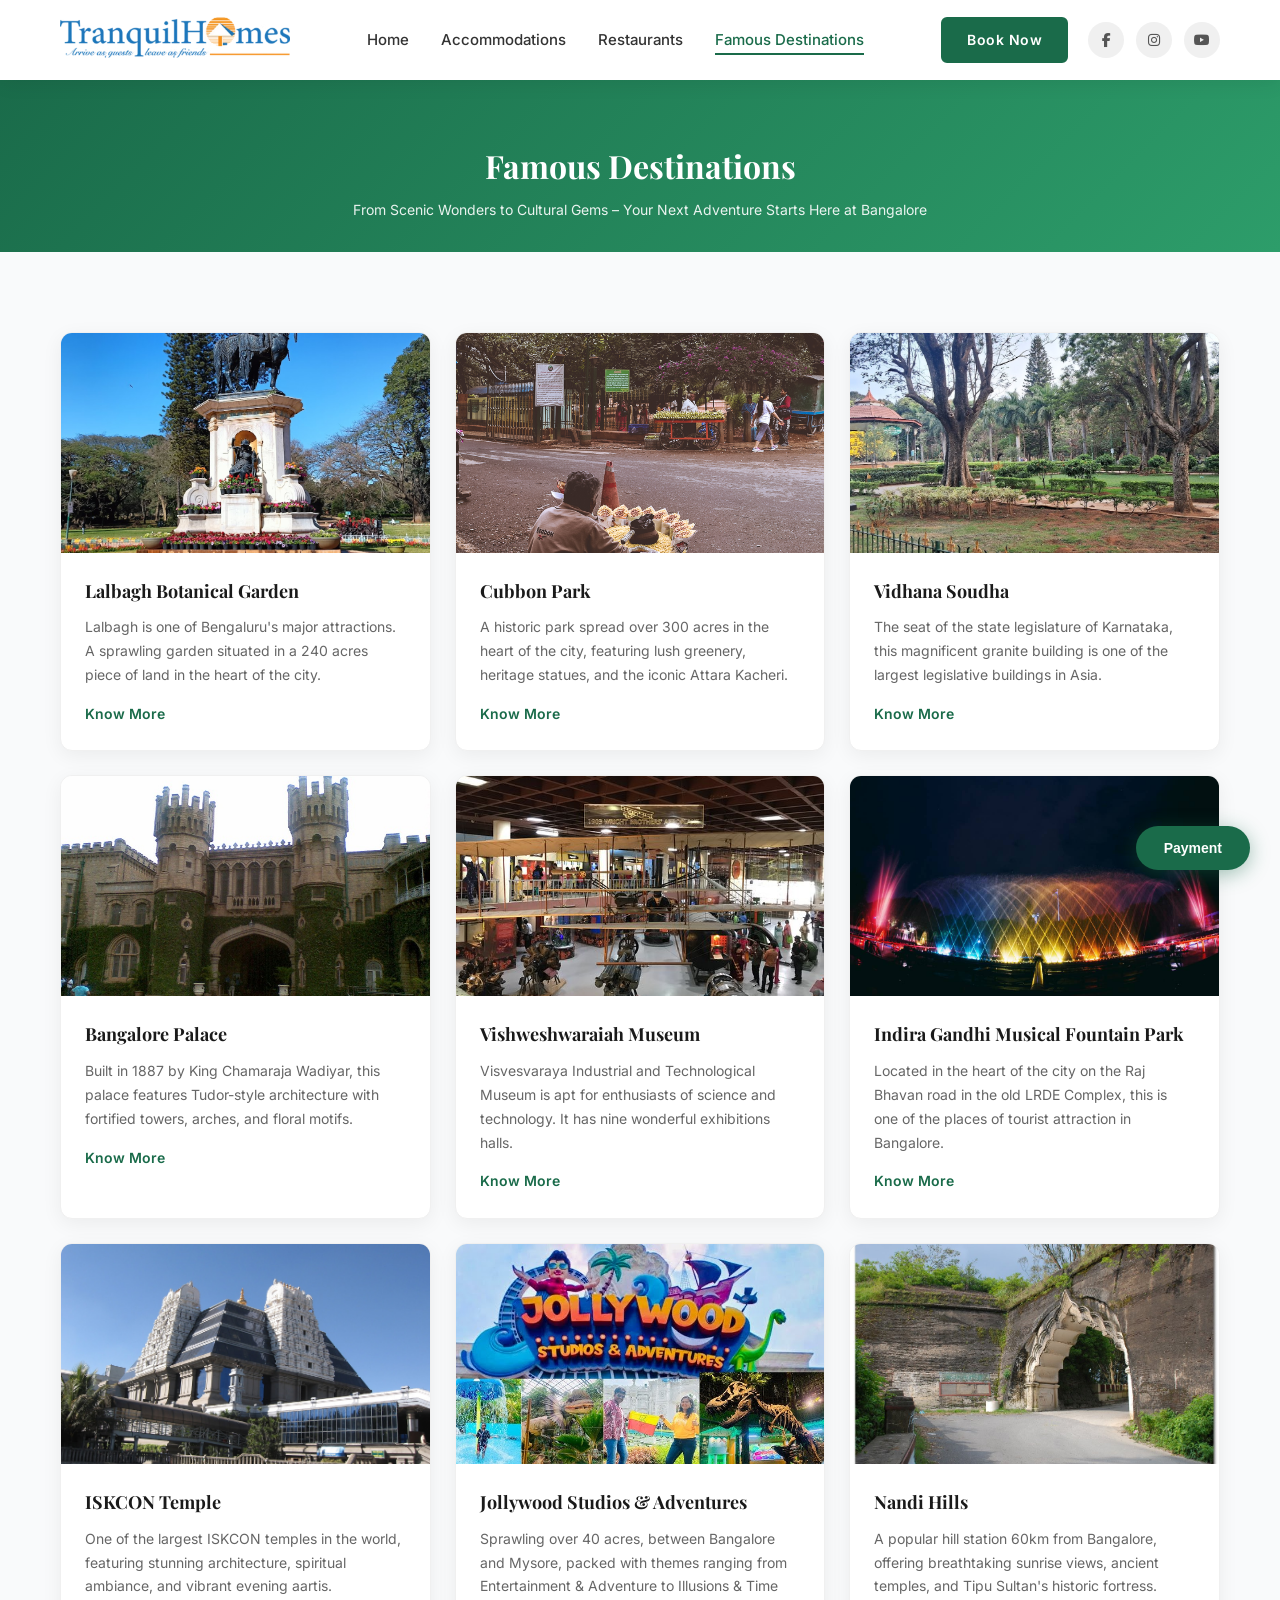
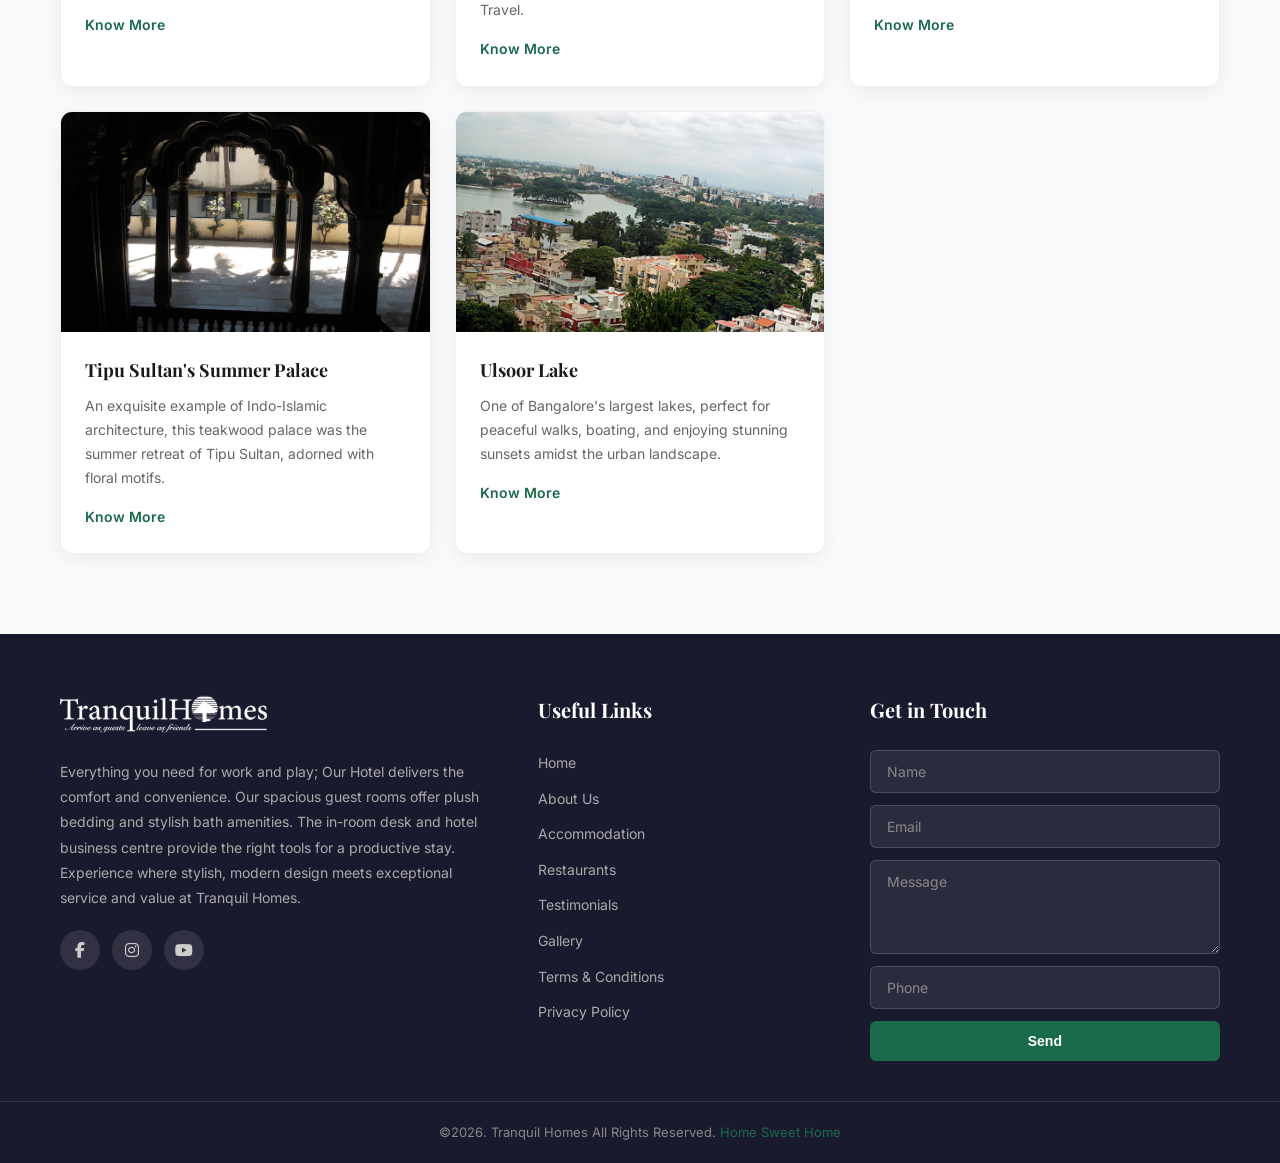
<file: tranquilhomes/famous-destinations.html>
<!DOCTYPE html>
<html lang="en">
<head>
    <meta charset="UTF-8">
    <meta name="viewport" content="width=device-width, initial-scale=1.0">
    <title>Famous Destinations – Tranquilhomes</title>
    <link rel="icon" href="assets/images/logos/Tranquil-Small-150x150.png" sizes="32x32">
    <link rel="preconnect" href="https://fonts.googleapis.com">
    <link rel="preconnect" href="https://fonts.gstatic.com" crossorigin>
    <link href="https://fonts.googleapis.com/css2?family=Inter:wght@300;400;500;600;700&family=Playfair+Display:wght@400;500;600;700&display=swap" rel="stylesheet">
    <link rel="stylesheet" href="https://cdnjs.cloudflare.com/ajax/libs/font-awesome/6.5.1/css/all.min.css">
    <link rel="stylesheet" href="styles.css">
</head>
<body>

<header class="site-header">
    <div class="header-container">
        <div class="logo"><a href="index.html"><img src="assets/images/logos/Tranquil-logo-new1.png" alt="Tranquil Homes"></a></div>
        <nav class="main-nav" id="mainNav">
            <ul>
                <li><a href="index.html">Home</a></li>
                <li><a href="accommodations.html">Accommodations</a></li>
                <li><a href="restaurants.html">Restaurants</a></li>
                <li><a href="famous-destinations.html" class="active">Famous Destinations</a></li>
            </ul>
        </nav>
        <div class="header-right">
            <a href="book-now.html" class="btn-book-now">Book Now</a>
            <div class="social-icons">
                <a href="https://facebook.com" aria-label="Facebook"><i class="fab fa-facebook-f"></i></a>
                <a href="https://facebook.com" aria-label="Instagram"><i class="fab fa-instagram"></i></a>
                <a href="https://facebook.com" aria-label="Youtube"><i class="fab fa-youtube"></i></a>
            </div>
            <button class="hamburger" id="hamburger" aria-label="Menu"><span></span><span></span><span></span></button>
        </div>
    </div>
</header>

<div class="mobile-nav-overlay" id="mobileNavOverlay">
    <div class="mobile-nav-content">
        <button class="mobile-nav-close" id="mobileNavClose">&times;</button>
        <ul>
            <li><a href="index.html">Home</a></li>
            <li><a href="accommodations.html">Accommodations</a></li>
            <li><a href="restaurants.html">Restaurants</a></li>
            <li><a href="famous-destinations.html" class="active">Famous Destinations</a></li>
            <li class="mobile-book-now"><a href="book-now.html">Book Now</a></li>
        </ul>
    </div>
</div>

<section class="page-banner">
    <div class="container">
        <h1>Famous Destinations</h1>
        <p>From Scenic Wonders to Cultural Gems – Your Next Adventure Starts Here at Bangalore</p>
    </div>
</section>

<section class="destinations-content">
    <div class="container">
        <div class="destinations-grid">
            <div class="destination-card">
                <div class="destination-image">
                    <img src="[data-uri]" data-prog-src="assets/images/destinations/lalbagh.jpg" alt="Lalbagh Botanical Garden" loading="lazy" class="prog-img">
                </div>
                <div class="destination-info">
                    <h3>Lalbagh Botanical Garden</h3>
                    <p>Lalbagh is one of Bengaluru's major attractions. A sprawling garden situated in a 240 acres piece of land in the heart of the city.</p>
                    <a href="https://karnatakatourism.org/tour-item/lalbagh-botanical-garden/" target="_blank">Know More</a>
                </div>
            </div>
            <div class="destination-card">
                <div class="destination-image">
                    <img src="[data-uri]" data-prog-src="assets/images/destinations/cubbon-park2.jpg" alt="Cubbon Park" loading="lazy" class="prog-img">
                </div>
                <div class="destination-info">
                    <h3>Cubbon Park</h3>
                    <p>A historic park spread over 300 acres in the heart of the city, featuring lush greenery, heritage statues, and the iconic Attara Kacheri.</p>
                    <a href="https://karnatakatourism.org/tour-item/cubbon-park/" target="_blank">Know More</a>
                </div>
            </div>
            <div class="destination-card">
                <div class="destination-image">
                    <img src="[data-uri]" data-prog-src="assets/images/destinations/vidhana-soudha.jpg" alt="Vidhana Soudha" loading="lazy" class="prog-img">
                </div>
                <div class="destination-info">
                    <h3>Vidhana Soudha</h3>
                    <p>The seat of the state legislature of Karnataka, this magnificent granite building is one of the largest legislative buildings in Asia.</p>
                    <a href="https://karnatakatourism.org/tour-item/vidhana-soudha/" target="_blank">Know More</a>
                </div>
            </div>
            <div class="destination-card">
                <div class="destination-image">
                    <img src="[data-uri]" data-prog-src="assets/images/destinations/bangalore-palace.jpg" alt="Bangalore Palace" loading="lazy" class="prog-img">
                </div>
                <div class="destination-info">
                    <h3>Bangalore Palace</h3>
                    <p>Built in 1887 by King Chamaraja Wadiyar, this palace features Tudor-style architecture with fortified towers, arches, and floral motifs.</p>
                    <a href="https://karnatakatourism.org/tour-item/bangalore-palace/" target="_blank">Know More</a>
                </div>
            </div>
            <div class="destination-card">
                <div class="destination-image">
                    <img src="[data-uri]" data-prog-src="assets/images/destinations/museum.jpg" alt="Vishweshwaraiah Museum" loading="lazy" class="prog-img">
                </div>
                <div class="destination-info">
                    <h3>Vishweshwaraiah Museum</h3>
                    <p>Visvesvaraya Industrial and Technological Museum is apt for enthusiasts of science and technology. It has nine wonderful exhibitions halls.</p>
                    <a href="http://www.vismuseum.gov.in/" target="_blank">Know More</a>
                </div>
            </div>
            <div class="destination-card">
                <div class="destination-image">
                    <img src="[data-uri]" data-prog-src="assets/images/destinations/fountain.jpg" alt="Indira Gandhi Musical Fountain Park" loading="lazy" class="prog-img">
                </div>
                <div class="destination-info">
                    <h3>Indira Gandhi Musical Fountain Park</h3>
                    <p>Located in the heart of the city on the Raj Bhavan road in the old LRDE Complex, this is one of the places of tourist attraction in Bangalore.</p>
                    <a href="https://www.thrillophilia.com/attractions/indira-gandhi-musical-fountain-park" target="_blank">Know More</a>
                </div>
            </div>
            <div class="destination-card">
                <div class="destination-image">
                    <img src="[data-uri]" data-prog-src="assets/images/destinations/isckon-temple.jpg" alt="ISKCON Temple" loading="lazy" class="prog-img">
                </div>
                <div class="destination-info">
                    <h3>ISKCON Temple</h3>
                    <p>One of the largest ISKCON temples in the world, featuring stunning architecture, spiritual ambiance, and vibrant evening aartis.</p>
                    <a href="https://www.iskconbangalore.org/" target="_blank">Know More</a>
                </div>
            </div>
            <div class="destination-card">
                <div class="destination-image">
                    <img src="[data-uri]" data-prog-src="assets/images/destinations/jollywood.jpg" alt="Jollywood Studios & Adventures" loading="lazy" class="prog-img">
                </div>
                <div class="destination-info">
                    <h3>Jollywood Studios & Adventures</h3>
                    <p>Sprawling over 40 acres, between Bangalore and Mysore, packed with themes ranging from Entertainment & Adventure to Illusions & Time Travel.</p>
                    <a href="https://www.jollywood.co.in/" target="_blank">Know More</a>
                </div>
            </div>
            <div class="destination-card">
                <div class="destination-image">
                    <img src="[data-uri]" data-prog-src="assets/images/destinations/nandi-hills.jpg" alt="Nandi Hills" loading="lazy" class="prog-img">
                </div>
                <div class="destination-info">
                    <h3>Nandi Hills</h3>
                    <p>A popular hill station 60km from Bangalore, offering breathtaking sunrise views, ancient temples, and Tipu Sultan's historic fortress.</p>
                    <a href="https://karnatakatourism.org/tour-item/nandi-hills/" target="_blank">Know More</a>
                </div>
            </div>
            <div class="destination-card">
                <div class="destination-image">
                    <img src="[data-uri]" data-prog-src="assets/images/destinations/tipu-sultan-fort.jpg" alt="Tipu Sultan's Summer Palace" loading="lazy" class="prog-img">
                </div>
                <div class="destination-info">
                    <h3>Tipu Sultan's Summer Palace</h3>
                    <p>An exquisite example of Indo-Islamic architecture, this teakwood palace was the summer retreat of Tipu Sultan, adorned with floral motifs.</p>
                    <a href="https://karnatakatourism.org/tour-item/tipu-sultans-summer-palace/" target="_blank">Know More</a>
                </div>
            </div>
            <div class="destination-card">
                <div class="destination-image">
                    <img src="[data-uri]" data-prog-src="assets/images/destinations/ulsoor-lake.jpg" alt="Ulsoor Lake" loading="lazy" class="prog-img">
                </div>
                <div class="destination-info">
                    <h3>Ulsoor Lake</h3>
                    <p>One of Bangalore's largest lakes, perfect for peaceful walks, boating, and enjoying stunning sunsets amidst the urban landscape.</p>
                    <a href="https://karnatakatourism.org/tour-item/ulsoor-lake/" target="_blank">Know More</a>
                </div>
            </div>
        </div>
    </div>
</section>



<footer class="site-footer">
    <div class="footer-top">
        <div class="container">
            <div class="footer-grid">
                <div class="footer-col footer-about">
                    <div class="footer-logo"><a href="index.html"><img src="assets/images/logos/Tranquil-logo-new1.png" alt="Tranquil Homes"></a></div>
                    <p>Everything you need for work and play; Our Hotel delivers the comfort and convenience. Our spacious guest rooms offer plush bedding and stylish bath amenities. The in-room desk and hotel business centre provide the right tools for a productive stay. Experience where stylish, modern design meets exceptional service and value at Tranquil Homes.</p>
                    <div class="footer-social">
                        <a href="#"><i class="fab fa-facebook-f"></i></a>
                        <a href="#"><i class="fab fa-instagram"></i></a>
                        <a href="#"><i class="fab fa-youtube"></i></a>
                    </div>
                </div>
                <div class="footer-col footer-links">
                    <h3>Useful Links</h3>
                    <ul>
                        <li><a href="index.html">Home</a></li>
                        <li><a href="about-us.html">About Us</a></li>
                        <li><a href="accommodations.html">Accommodation</a></li>
                        <li><a href="restaurants.html">Restaurants</a></li>
                        <li><a href="testimonials.html">Testimonials</a></li>
                        <li><a href="gallery.html">Gallery</a></li>
                        <li><a href="terms-conditions.html">Terms & Conditions</a></li>
                        <li><a href="privacy-policy.html">Privacy Policy</a></li>
                    </ul>
                </div>
                <div class="footer-col footer-contact">
                    <h3>Get in Touch</h3>
                    <form class="contact-form" id="contactForm">
                        <input type="text" placeholder="Name" required>
                        <input type="email" placeholder="Email" required>
                        <textarea placeholder="Message" rows="4" required></textarea>
                        <input type="tel" placeholder="Phone">
                        <button type="submit" class="btn-send">Send</button>
                    </form>
                </div>
            </div>
        </div>
    </div>
    <div class="footer-bottom">
        <div class="container">
            <p>&copy;2026. Tranquil Homes All Rights Reserved. <span>Home Sweet Home</span></p>
        </div>
    </div>
</footer>

<div class="popup-overlay" id="paymentPopup">
    <div class="popup-content">
        <button class="popup-close" id="popupClose">&times;</button>
        <div class="popup-body">
            <img src="assets/images/payment/oie_lQEwftt06VAZ-211x300.png" alt="Payment QR" class="popup-qr">
            <div class="payment-details">
                <div class="detail-row"><span>Account Number</span><span>: 41158989269</span></div>
                <div class="detail-row"><span>Account Name</span><span>: Tranquil Homes</span></div>
                <div class="detail-row"><span>Account Type</span><span>: Current Account</span></div>
                <div class="detail-row"><span>Branch</span><span>: Shiwanchetty Garden, Bengaluru</span></div>
                <div class="detail-row"><span>IFSC Code</span><span>: SBIN0031626</span></div>
            </div>
        </div>
    </div>
</div>
<button class="payment-trigger" id="paymentTrigger">Payment</button>

<script src="script.js"></script>
</body>
</html>
</file>
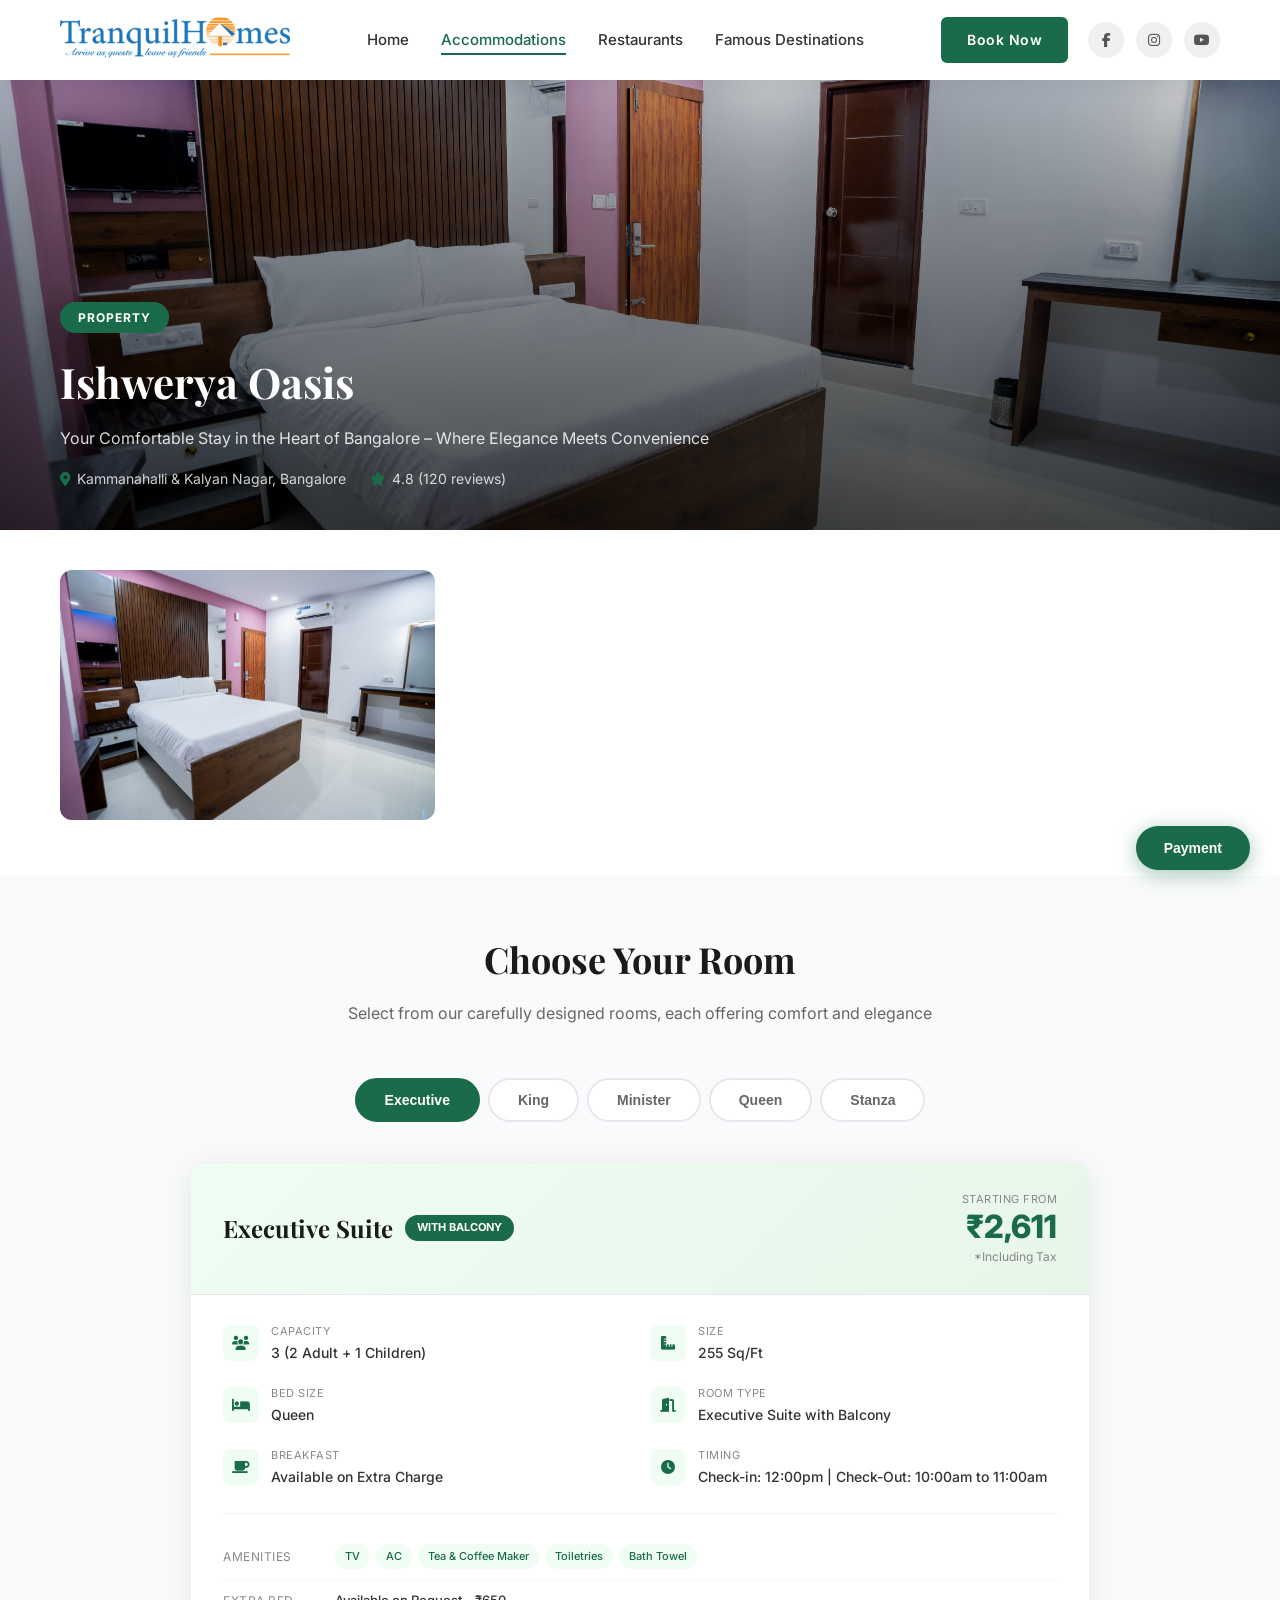
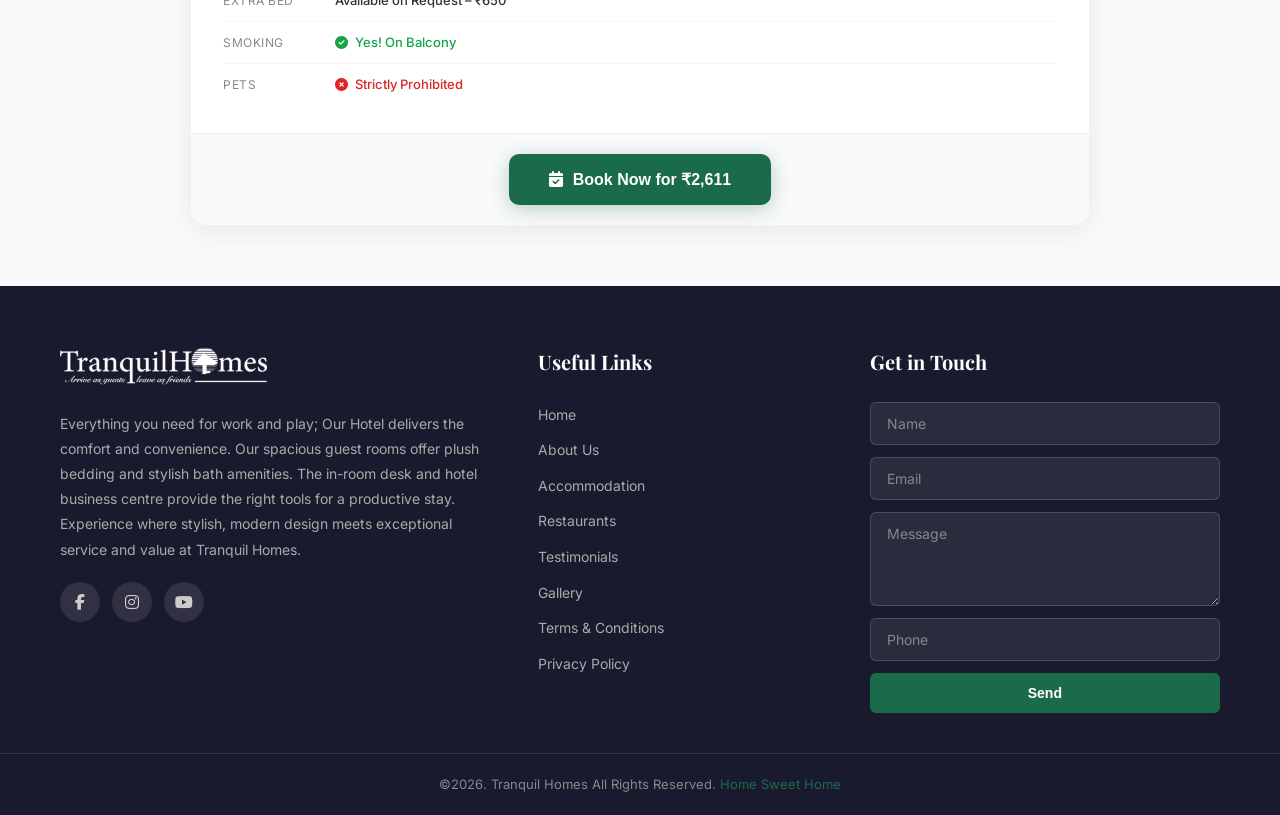
<file: tranquilhomes/ishwerya-oasis.html>
<!DOCTYPE html>
<html lang="en">
<head>
    <meta charset="UTF-8">
    <meta name="viewport" content="width=device-width, initial-scale=1.0">
    <title>Ishwerya Oasis – Tranquilhomes</title>
    <link rel="icon" href="assets/images/logos/Tranquil-Small-150x150.png" sizes="32x32">
    <link rel="preconnect" href="https://fonts.googleapis.com">
    <link rel="preconnect" href="https://fonts.gstatic.com" crossorigin>
    <link href="https://fonts.googleapis.com/css2?family=Inter:wght@300;400;500;600;700&family=Playfair+Display:wght@400;500;600;700&display=swap" rel="stylesheet">
    <link rel="stylesheet" href="https://cdnjs.cloudflare.com/ajax/libs/font-awesome/6.5.1/css/all.min.css">
    <link rel="stylesheet" href="styles.css">
</head>
<body>

<header class="site-header">
    <div class="header-container">
        <div class="logo"><a href="index.html"><img src="assets/images/logos/Tranquil-logo-new1.png" alt="Tranquil Homes"></a></div>
        <nav class="main-nav" id="mainNav">
            <ul>
                <li><a href="index.html">Home</a></li>
                <li><a href="accommodations.html" class="active">Accommodations</a></li>
                <li><a href="restaurants.html">Restaurants</a></li>
                <li><a href="famous-destinations.html">Famous Destinations</a></li>
            </ul>
        </nav>
        <div class="header-right">
            <a href="book-now.html" class="btn-book-now">Book Now</a>
            <div class="social-icons">
                <a href="https://facebook.com" aria-label="Facebook"><i class="fab fa-facebook-f"></i></a>
                <a href="https://facebook.com" aria-label="Instagram"><i class="fab fa-instagram"></i></a>
                <a href="https://facebook.com" aria-label="Youtube"><i class="fab fa-youtube"></i></a>
            </div>
            <button class="hamburger" id="hamburger" aria-label="Menu"><span></span><span></span><span></span></button>
        </div>
    </div>
</header>

<div class="mobile-nav-overlay" id="mobileNavOverlay">
    <div class="mobile-nav-content">
        <button class="mobile-nav-close" id="mobileNavClose">&times;</button>
        <ul>
            <li><a href="index.html">Home</a></li>
            <li><a href="accommodations.html" class="active">Accommodations</a></li>
            <li><a href="restaurants.html">Restaurants</a></li>
            <li><a href="famous-destinations.html">Famous Destinations</a></li>
            <li class="mobile-book-now"><a href="book-now.html">Book Now</a></li>
        </ul>
    </div>
</div>

<!-- Property Hero -->
<section class="property-hero">
    <div class="property-hero-bg">
        <img src="assets/images/accommodations/DSC01375.jpg" alt="Ishwerya Oasis">
    </div>
    <div class="property-hero-content">
        <div class="container">
            <span class="property-badge">Property</span>
            <h1>Ishwerya Oasis</h1>
            <p>Your Comfortable Stay in the Heart of Bangalore – Where Elegance Meets Convenience</p>
            <div class="property-meta">
                <span><i class="fas fa-map-marker-alt"></i> Kammanahalli & Kalyan Nagar, Bangalore</span>
                <span><i class="fas fa-star"></i> 4.8 (120 reviews)</span>
            </div>
        </div>
    </div>
</section>

<!-- Image Gallery -->
<section class="property-gallery">
    <div class="container">
        <div class="gallery-scroll">
            <img src="assets/images/accommodations/DSC01375.jpg" alt="Ishwerya Oasis" loading="lazy">
        </div>
    </div>
</section>

<!-- Room Types -->
<section class="room-booking-section">
    <div class="container">
        <div class="section-header">
            <h2>Choose Your Room</h2>
            <p>Select from our carefully designed rooms, each offering comfort and elegance</p>
        </div>

        <!-- Room Tabs -->
        <div class="room-tabs">
            <button class="room-tab active" data-room="executive">Executive</button>
            <button class="room-tab" data-room="king">King</button>
            <button class="room-tab" data-room="minister">Minister</button>
            <button class="room-tab" data-room="queen">Queen</button>
            <button class="room-tab" data-room="stanza">Stanza</button>
        </div>

        <!-- Room Cards -->
        <div class="room-cards">

            <!-- Executive -->
            <div class="room-card active" data-room="executive">
                <div class="room-card-header">
                    <div class="room-card-title">
                        <h3>Executive Suite</h3>
                        <span class="room-tag">With Balcony</span>
                    </div>
                    <div class="room-card-price">
                        <span class="price-from">Starting from</span>
                        <span class="price-amount">₹2,611</span>
                        <span class="price-tax">*Including Tax</span>
                    </div>
                </div>
                <div class="room-card-body">
                    <div class="room-specs">
                        <div class="spec-item">
                            <i class="fas fa-users"></i>
                            <div>
                                <span class="spec-label">Capacity</span>
                                <span class="spec-value">3 (2 Adult + 1 Children)</span>
                            </div>
                        </div>
                        <div class="spec-item">
                            <i class="fas fa-ruler-combined"></i>
                            <div>
                                <span class="spec-label">Size</span>
                                <span class="spec-value">255 Sq/Ft</span>
                            </div>
                        </div>
                        <div class="spec-item">
                            <i class="fas fa-bed"></i>
                            <div>
                                <span class="spec-label">Bed Size</span>
                                <span class="spec-value">Queen</span>
                            </div>
                        </div>
                        <div class="spec-item">
                            <i class="fas fa-door-open"></i>
                            <div>
                                <span class="spec-label">Room Type</span>
                                <span class="spec-value">Executive Suite with Balcony</span>
                            </div>
                        </div>
                        <div class="spec-item">
                            <i class="fas fa-coffee"></i>
                            <div>
                                <span class="spec-label">Breakfast</span>
                                <span class="spec-value">Available on Extra Charge</span>
                            </div>
                        </div>
                        <div class="spec-item">
                            <i class="fas fa-clock"></i>
                            <div>
                                <span class="spec-label">Timing</span>
                                <span class="spec-value">Check-in: 12:00pm | Check-Out: 10:00am to 11:00am</span>
                            </div>
                        </div>
                    </div>
                    <div class="room-extras">
                        <div class="extra-item">
                            <span class="extra-label">Amenities</span>
                            <div class="extra-tags">
                                <span>TV</span><span>AC</span><span>Tea & Coffee Maker</span><span>Toiletries</span><span>Bath Towel</span>
                            </div>
                        </div>
                        <div class="extra-item">
                            <span class="extra-label">Extra Bed</span>
                            <span class="extra-value">Available on Request – ₹650</span>
                        </div>
                        <div class="extra-item">
                            <span class="extra-label">Smoking</span>
                            <span class="extra-value allowed"><i class="fas fa-check-circle"></i> Yes! On Balcony</span>
                        </div>
                        <div class="extra-item">
                            <span class="extra-label">Pets</span>
                            <span class="extra-value prohibited"><i class="fas fa-times-circle"></i> Strictly Prohibited</span>
                        </div>
                    </div>
                </div>
                <div class="room-card-footer">
                    <button class="btn-room-book" onclick="document.getElementById('paymentPopup').classList.add('active')">
                        <i class="fas fa-calendar-check"></i> Book Now for ₹2,611
                    </button>
                </div>
            </div>

            <!-- King -->
            <div class="room-card" data-room="king">
                <div class="room-card-header">
                    <div class="room-card-title">
                        <h3>King Suite</h3>
                    </div>
                    <div class="room-card-price">
                        <span class="price-from">Starting from</span>
                        <span class="price-amount">₹3,091</span>
                        <span class="price-tax">*Including Tax</span>
                    </div>
                </div>
                <div class="room-card-body">
                    <div class="room-specs">
                        <div class="spec-item">
                            <i class="fas fa-users"></i>
                            <div>
                                <span class="spec-label">Capacity</span>
                                <span class="spec-value">3 (2 Adult + 1 Children)</span>
                            </div>
                        </div>
                        <div class="spec-item">
                            <i class="fas fa-ruler-combined"></i>
                            <div>
                                <span class="spec-label">Size</span>
                                <span class="spec-value">385 Sq/Ft</span>
                            </div>
                        </div>
                        <div class="spec-item">
                            <i class="fas fa-bed"></i>
                            <div>
                                <span class="spec-label">Bed Size</span>
                                <span class="spec-value">Queen</span>
                            </div>
                        </div>
                        <div class="spec-item">
                            <i class="fas fa-door-open"></i>
                            <div>
                                <span class="spec-label">Room Type</span>
                                <span class="spec-value">King Suite</span>
                            </div>
                        </div>
                        <div class="spec-item">
                            <i class="fas fa-coffee"></i>
                            <div>
                                <span class="spec-label">Breakfast</span>
                                <span class="spec-value">Available on Extra Charge</span>
                            </div>
                        </div>
                        <div class="spec-item">
                            <i class="fas fa-clock"></i>
                            <div>
                                <span class="spec-label">Timing</span>
                                <span class="spec-value">Check-in: 12:00pm | Check-Out: 12:00pm</span>
                            </div>
                        </div>
                    </div>
                    <div class="room-extras">
                        <div class="extra-item">
                            <span class="extra-label">Amenities</span>
                            <div class="extra-tags">
                                <span>TV</span><span>AC</span><span>Tea & Coffee Maker</span><span>Toiletries</span><span>Bath Towel</span>
                            </div>
                        </div>
                        <div class="extra-item">
                            <span class="extra-label">Extra Bed</span>
                            <span class="extra-value">Available on Request – ₹650</span>
                        </div>
                        <div class="extra-item">
                            <span class="extra-label">Smoking</span>
                            <span class="extra-value prohibited"><i class="fas fa-times-circle"></i> Strictly Prohibited</span>
                        </div>
                        <div class="extra-item">
                            <span class="extra-label">Pets</span>
                            <span class="extra-value prohibited"><i class="fas fa-times-circle"></i> Strictly Prohibited</span>
                        </div>
                    </div>
                </div>
                <div class="room-card-footer">
                    <button class="btn-room-book" onclick="document.getElementById('paymentPopup').classList.add('active')">
                        <i class="fas fa-calendar-check"></i> Book Now for ₹3,091
                    </button>
                </div>
            </div>

            <!-- Minister -->
            <div class="room-card" data-room="minister">
                <div class="room-card-header">
                    <div class="room-card-title">
                        <h3>Minister Suite</h3>
                        <span class="room-tag">With Balcony</span>
                    </div>
                    <div class="room-card-price">
                        <span class="price-from">Starting from</span>
                        <span class="price-amount">₹2,822</span>
                        <span class="price-tax">*Including Tax</span>
                    </div>
                </div>
                <div class="room-card-body">
                    <div class="room-specs">
                        <div class="spec-item">
                            <i class="fas fa-users"></i>
                            <div>
                                <span class="spec-label">Capacity</span>
                                <span class="spec-value">3 (2 Adult + 1 Children)</span>
                            </div>
                        </div>
                        <div class="spec-item">
                            <i class="fas fa-ruler-combined"></i>
                            <div>
                                <span class="spec-label">Size</span>
                                <span class="spec-value">320 Sq/Ft</span>
                            </div>
                        </div>
                        <div class="spec-item">
                            <i class="fas fa-bed"></i>
                            <div>
                                <span class="spec-label">Bed Size</span>
                                <span class="spec-value">Queen</span>
                            </div>
                        </div>
                        <div class="spec-item">
                            <i class="fas fa-door-open"></i>
                            <div>
                                <span class="spec-label">Room Type</span>
                                <span class="spec-value">Minister Suite with Balcony</span>
                            </div>
                        </div>
                        <div class="spec-item">
                            <i class="fas fa-coffee"></i>
                            <div>
                                <span class="spec-label">Breakfast</span>
                                <span class="spec-value">Available on Extra Charge</span>
                            </div>
                        </div>
                        <div class="spec-item">
                            <i class="fas fa-clock"></i>
                            <div>
                                <span class="spec-label">Timing</span>
                                <span class="spec-value">Check-in: 12:00pm | Check-Out: 12:00pm</span>
                            </div>
                        </div>
                    </div>
                    <div class="room-extras">
                        <div class="extra-item">
                            <span class="extra-label">Amenities</span>
                            <div class="extra-tags">
                                <span>TV</span><span>AC</span><span>Tea & Coffee Maker</span><span>Toiletries</span><span>Bath Towel</span>
                            </div>
                        </div>
                        <div class="extra-item">
                            <span class="extra-label">Extra Bed</span>
                            <span class="extra-value">Available on Request – ₹650</span>
                        </div>
                        <div class="extra-item">
                            <span class="extra-label">Smoking</span>
                            <span class="extra-value allowed"><i class="fas fa-check-circle"></i> Yes! On Balcony</span>
                        </div>
                        <div class="extra-item">
                            <span class="extra-label">Pets</span>
                            <span class="extra-value prohibited"><i class="fas fa-times-circle"></i> Strictly Prohibited</span>
                        </div>
                    </div>
                </div>
                <div class="room-card-footer">
                    <button class="btn-room-book" onclick="document.getElementById('paymentPopup').classList.add('active')">
                        <i class="fas fa-calendar-check"></i> Book Now for ₹2,822
                    </button>
                </div>
            </div>

            <!-- Queen -->
            <div class="room-card" data-room="queen">
                <div class="room-card-header">
                    <div class="room-card-title">
                        <h3>Queen Suite</h3>
                    </div>
                    <div class="room-card-price">
                        <span class="price-from">Starting from</span>
                        <span class="price-amount">₹4,300</span>
                        <span class="price-tax">*Including Tax</span>
                    </div>
                </div>
                <div class="room-card-body">
                    <div class="room-specs">
                        <div class="spec-item">
                            <i class="fas fa-users"></i>
                            <div>
                                <span class="spec-label">Capacity</span>
                                <span class="spec-value">4 (3 Adult + 1 Children)</span>
                            </div>
                        </div>
                        <div class="spec-item">
                            <i class="fas fa-ruler-combined"></i>
                            <div>
                                <span class="spec-label">Size</span>
                                <span class="spec-value">305 Sq/Ft</span>
                            </div>
                        </div>
                        <div class="spec-item">
                            <i class="fas fa-bed"></i>
                            <div>
                                <span class="spec-label">Bed Size</span>
                                <span class="spec-value">2 Queen Beds</span>
                            </div>
                        </div>
                        <div class="spec-item">
                            <i class="fas fa-door-open"></i>
                            <div>
                                <span class="spec-label">Room Type</span>
                                <span class="spec-value">Queen Suite</span>
                            </div>
                        </div>
                        <div class="spec-item">
                            <i class="fas fa-coffee"></i>
                            <div>
                                <span class="spec-label">Breakfast</span>
                                <span class="spec-value">Available on Extra Charge</span>
                            </div>
                        </div>
                        <div class="spec-item">
                            <i class="fas fa-clock"></i>
                            <div>
                                <span class="spec-label">Timing</span>
                                <span class="spec-value">Check-in: 12:00pm | Check-Out: 12:00pm</span>
                            </div>
                        </div>
                    </div>
                    <div class="room-extras">
                        <div class="extra-item">
                            <span class="extra-label">Amenities</span>
                            <div class="extra-tags">
                                <span>TV</span><span>AC</span><span>Tea & Coffee Maker</span><span>Toiletries</span><span>Bath Towel</span>
                            </div>
                        </div>
                        <div class="extra-item">
                            <span class="extra-label">Extra Bed</span>
                            <span class="extra-value">Available on Request – ₹650</span>
                        </div>
                        <div class="extra-item">
                            <span class="extra-label">Smoking</span>
                            <span class="extra-value prohibited"><i class="fas fa-times-circle"></i> Strictly Prohibited</span>
                        </div>
                        <div class="extra-item">
                            <span class="extra-label">Pets</span>
                            <span class="extra-value prohibited"><i class="fas fa-times-circle"></i> Strictly Prohibited</span>
                        </div>
                    </div>
                </div>
                <div class="room-card-footer">
                    <button class="btn-room-book" onclick="document.getElementById('paymentPopup').classList.add('active')">
                        <i class="fas fa-calendar-check"></i> Book Now for ₹4,300
                    </button>
                </div>
            </div>

            <!-- Stanza -->
            <div class="room-card" data-room="stanza">
                <div class="room-card-header">
                    <div class="room-card-title">
                        <h3>Stanza Suite</h3>
                        <span class="room-tag">With Balcony</span>
                    </div>
                    <div class="room-card-price">
                        <span class="price-from">Starting from</span>
                        <span class="price-amount">₹3,494</span>
                        <span class="price-tax">*Including Tax</span>
                    </div>
                </div>
                <div class="room-card-body">
                    <div class="room-specs">
                        <div class="spec-item">
                            <i class="fas fa-users"></i>
                            <div>
                                <span class="spec-label">Capacity</span>
                                <span class="spec-value">3 (2 Adult + 1 Children)</span>
                            </div>
                        </div>
                        <div class="spec-item">
                            <i class="fas fa-ruler-combined"></i>
                            <div>
                                <span class="spec-label">Size</span>
                                <span class="spec-value">315 Sq/Ft</span>
                            </div>
                        </div>
                        <div class="spec-item">
                            <i class="fas fa-bed"></i>
                            <div>
                                <span class="spec-label">Bed Size</span>
                                <span class="spec-value">Queen</span>
                            </div>
                        </div>
                        <div class="spec-item">
                            <i class="fas fa-door-open"></i>
                            <div>
                                <span class="spec-label">Room Type</span>
                                <span class="spec-value">Stanza Suite with Balcony</span>
                            </div>
                        </div>
                        <div class="spec-item">
                            <i class="fas fa-coffee"></i>
                            <div>
                                <span class="spec-label">Breakfast</span>
                                <span class="spec-value">Available on Extra Charge</span>
                            </div>
                        </div>
                        <div class="spec-item">
                            <i class="fas fa-clock"></i>
                            <div>
                                <span class="spec-label">Timing</span>
                                <span class="spec-value">Check-in: 12:00pm | Check-Out: 12:00pm</span>
                            </div>
                        </div>
                    </div>
                    <div class="room-extras">
                        <div class="extra-item">
                            <span class="extra-label">Amenities</span>
                            <div class="extra-tags">
                                <span>TV</span><span>AC</span><span>Tea & Coffee Maker</span><span>Toiletries</span><span>Bath Towel</span>
                            </div>
                        </div>
                        <div class="extra-item">
                            <span class="extra-label">Extra Bed</span>
                            <span class="extra-value">Available on Request – ₹650</span>
                        </div>
                        <div class="extra-item">
                            <span class="extra-label">Smoking</span>
                            <span class="extra-value allowed"><i class="fas fa-check-circle"></i> Yes! On Balcony</span>
                        </div>
                        <div class="extra-item">
                            <span class="extra-label">Pets</span>
                            <span class="extra-value prohibited"><i class="fas fa-times-circle"></i> Strictly Prohibited</span>
                        </div>
                    </div>
                </div>
                <div class="room-card-footer">
                    <button class="btn-room-book" onclick="document.getElementById('paymentPopup').classList.add('active')">
                        <i class="fas fa-calendar-check"></i> Book Now for ₹3,494
                    </button>
                </div>
            </div>

        </div>
    </div>
</section>

<!-- Footer -->
<footer class="site-footer">
    <div class="footer-top">
        <div class="container">
            <div class="footer-grid">
                <div class="footer-col footer-about">
                    <div class="footer-logo"><a href="index.html"><img src="assets/images/logos/Tranquil-logo-new1.png" alt="Tranquil Homes"></a></div>
                    <p>Everything you need for work and play; Our Hotel delivers the comfort and convenience. Our spacious guest rooms offer plush bedding and stylish bath amenities. The in-room desk and hotel business centre provide the right tools for a productive stay. Experience where stylish, modern design meets exceptional service and value at Tranquil Homes.</p>
                    <div class="footer-social">
                        <a href="#"><i class="fab fa-facebook-f"></i></a>
                        <a href="#"><i class="fab fa-instagram"></i></a>
                        <a href="#"><i class="fab fa-youtube"></i></a>
                    </div>
                </div>
                <div class="footer-col footer-links">
                    <h3>Useful Links</h3>
                    <ul>
                        <li><a href="index.html">Home</a></li>
                        <li><a href="about-us.html">About Us</a></li>
                        <li><a href="accommodations.html">Accommodation</a></li>
                        <li><a href="restaurants.html">Restaurants</a></li>
                        <li><a href="testimonials.html">Testimonials</a></li>
                        <li><a href="gallery.html">Gallery</a></li>
                        <li><a href="terms-conditions.html">Terms & Conditions</a></li>
                        <li><a href="privacy-policy.html">Privacy Policy</a></li>
                    </ul>
                </div>
                <div class="footer-col footer-contact">
                    <h3>Get in Touch</h3>
                    <form class="contact-form" id="contactForm">
                        <input type="text" placeholder="Name" required>
                        <input type="email" placeholder="Email" required>
                        <textarea placeholder="Message" rows="4" required></textarea>
                        <input type="tel" placeholder="Phone">
                        <button type="submit" class="btn-send">Send</button>
                    </form>
                </div>
            </div>
        </div>
    </div>
    <div class="footer-bottom">
        <div class="container">
            <p>&copy;2026. Tranquil Homes All Rights Reserved. <span>Home Sweet Home</span></p>
        </div>
    </div>
</footer>

<!-- Payment Popup -->
<div class="popup-overlay" id="paymentPopup">
    <div class="popup-content">
        <button class="popup-close" id="popupClose">&times;</button>
        <div class="popup-body">
            <img src="assets/images/payment/oie_lQEwftt06VAZ-211x300.png" alt="Payment QR" class="popup-qr">
            <div class="payment-details">
                <div class="detail-row"><span>Account Number</span><span>: 41158989269</span></div>
                <div class="detail-row"><span>Account Name</span><span>: Tranquil Homes</span></div>
                <div class="detail-row"><span>Account Type</span><span>: Current Account</span></div>
                <div class="detail-row"><span>Branch</span><span>: Shiwanchetty Garden, Bengaluru</span></div>
                <div class="detail-row"><span>IFSC Code</span><span>: SBIN0031626</span></div>
            </div>
        </div>
    </div>
</div>
<button class="payment-trigger" id="paymentTrigger">Payment</button>

<script src="script.js"></script>
<script>
// Room Tab Switching
document.querySelectorAll('.room-tab').forEach(tab => {
    tab.addEventListener('click', function() {
        document.querySelectorAll('.room-tab').forEach(t => t.classList.remove('active'));
        document.querySelectorAll('.room-card').forEach(c => c.classList.remove('active'));
        this.classList.add('active');
        document.querySelector(`.room-card[data-room="${this.dataset.room}"]`).classList.add('active');
    });
});
</script>
</body>
</html>
</file>
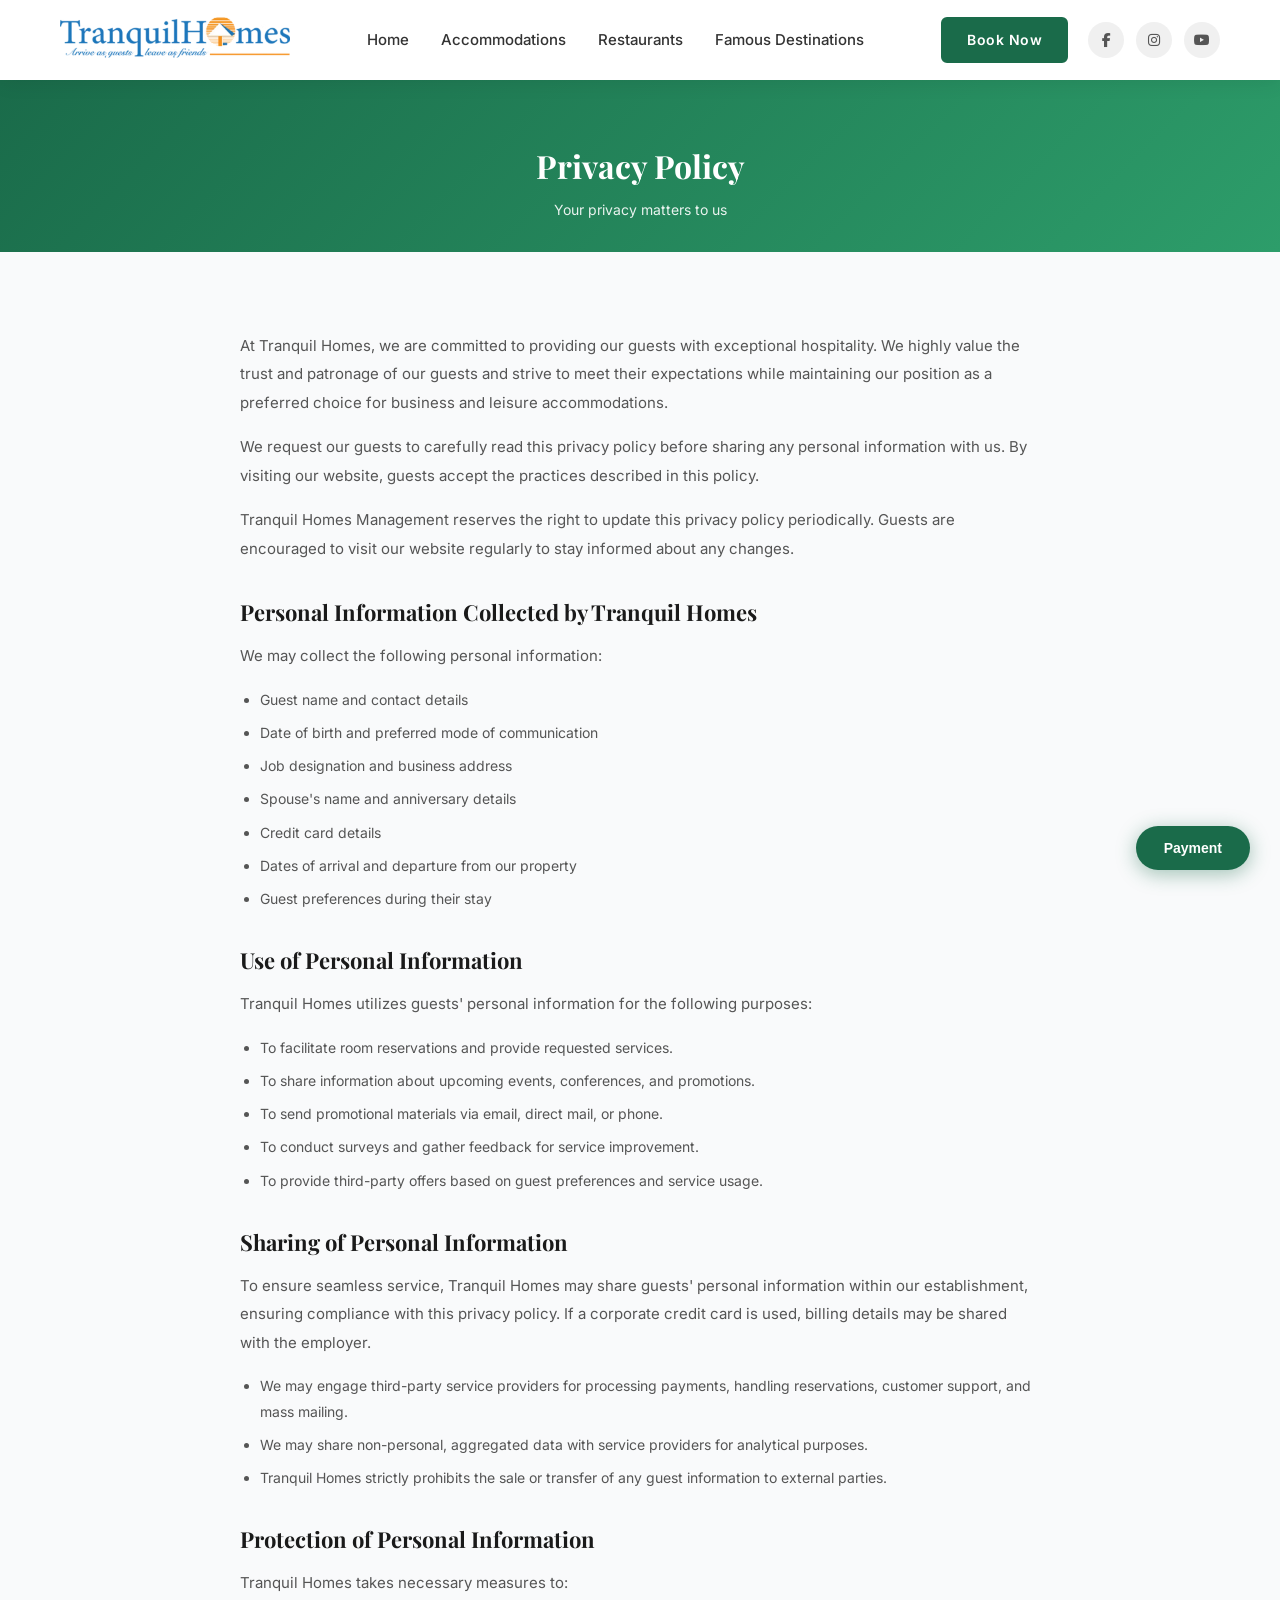
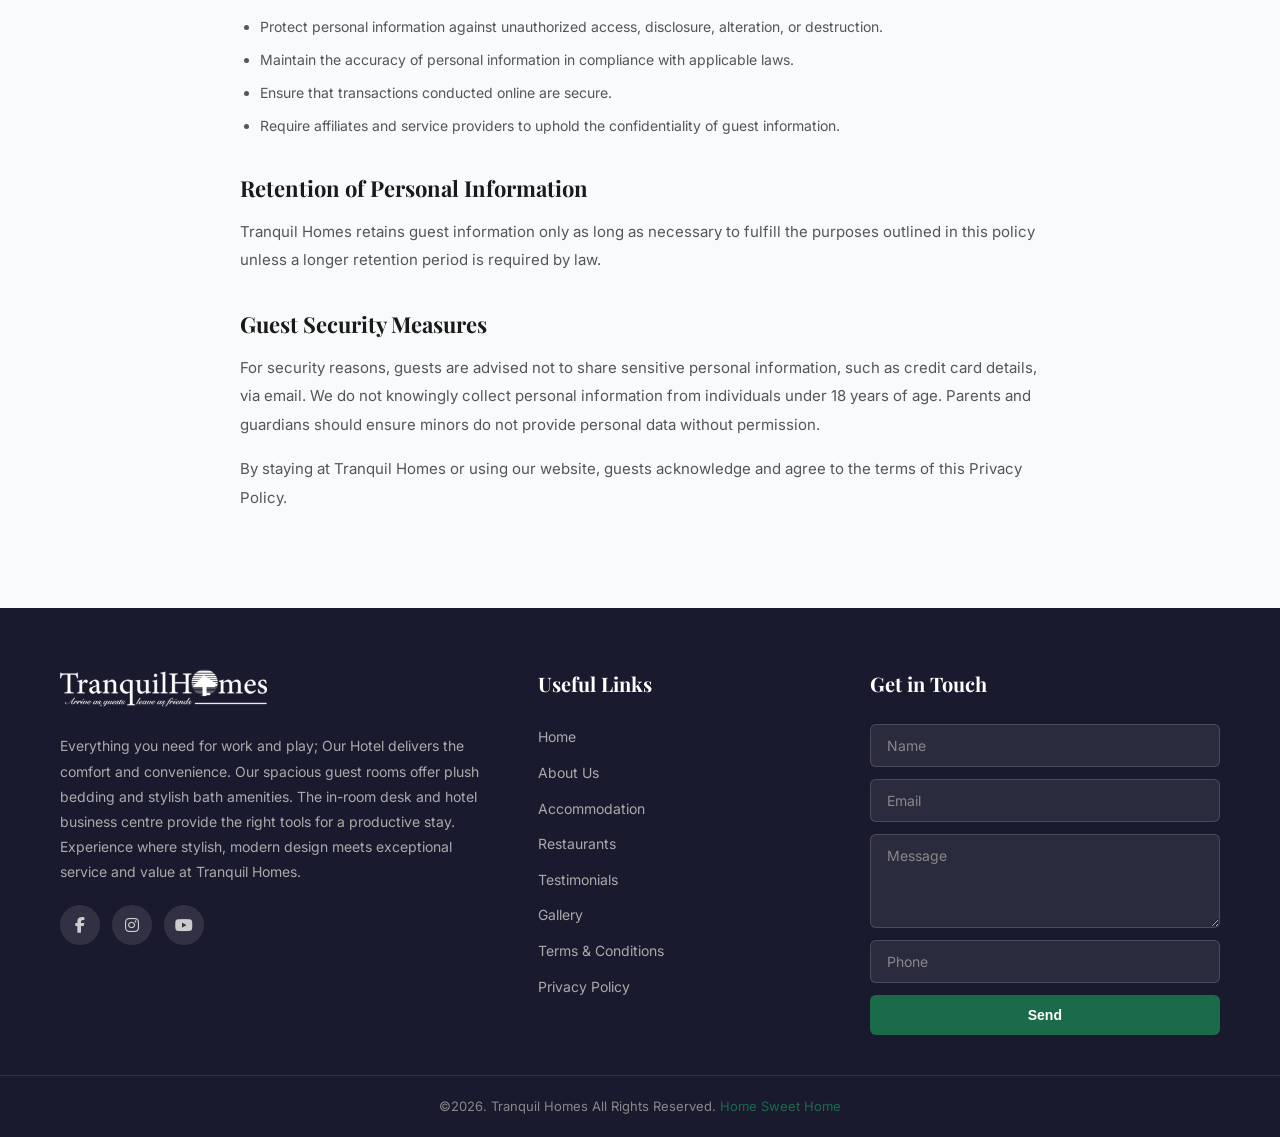
<file: tranquilhomes/privacy-policy.html>
<!DOCTYPE html>
<html lang="en">
<head>
    <meta charset="UTF-8">
    <meta name="viewport" content="width=device-width, initial-scale=1.0">
    <title>Privacy Policy – Tranquilhomes</title>
    <link rel="icon" href="assets/images/logos/Tranquil-Small-150x150.png" sizes="32x32">
    <link rel="preconnect" href="https://fonts.googleapis.com">
    <link rel="preconnect" href="https://fonts.gstatic.com" crossorigin>
    <link href="https://fonts.googleapis.com/css2?family=Inter:wght@300;400;500;600;700&family=Playfair+Display:wght@400;500;600;700&display=swap" rel="stylesheet">
    <link rel="stylesheet" href="https://cdnjs.cloudflare.com/ajax/libs/font-awesome/6.5.1/css/all.min.css">
    <link rel="stylesheet" href="styles.css">
</head>
<body>

<header class="site-header">
    <div class="header-container">
        <div class="logo"><a href="index.html"><img src="assets/images/logos/Tranquil-logo-new1.png" alt="Tranquil Homes"></a></div>
        <nav class="main-nav" id="mainNav">
            <ul>
                <li><a href="index.html">Home</a></li>
                <li><a href="accommodations.html">Accommodations</a></li>
                <li><a href="restaurants.html">Restaurants</a></li>
                <li><a href="famous-destinations.html">Famous Destinations</a></li>
            </ul>
        </nav>
        <div class="header-right">
            <a href="book-now.html" class="btn-book-now">Book Now</a>
            <div class="social-icons">
                <a href="https://facebook.com" aria-label="Facebook"><i class="fab fa-facebook-f"></i></a>
                <a href="https://facebook.com" aria-label="Instagram"><i class="fab fa-instagram"></i></a>
                <a href="https://facebook.com" aria-label="Youtube"><i class="fab fa-youtube"></i></a>
            </div>
            <button class="hamburger" id="hamburger" aria-label="Menu"><span></span><span></span><span></span></button>
        </div>
    </div>
</header>

<div class="mobile-nav-overlay" id="mobileNavOverlay">
    <div class="mobile-nav-content">
        <button class="mobile-nav-close" id="mobileNavClose">&times;</button>
        <ul>
            <li><a href="index.html">Home</a></li>
            <li><a href="accommodations.html">Accommodations</a></li>
            <li><a href="restaurants.html">Restaurants</a></li>
            <li><a href="famous-destinations.html">Famous Destinations</a></li>
            <li class="mobile-book-now"><a href="book-now.html">Book Now</a></li>
        </ul>
    </div>
</div>

<section class="page-banner">
    <div class="container">
        <h1>Privacy Policy</h1>
        <p>Your privacy matters to us</p>
    </div>
</section>

<section class="policy-content">
    <div class="container">
        <div class="policy-text">
            <p>At Tranquil Homes, we are committed to providing our guests with exceptional hospitality. We highly value the trust and patronage of our guests and strive to meet their expectations while maintaining our position as a preferred choice for business and leisure accommodations.</p>

            <p>We request our guests to carefully read this privacy policy before sharing any personal information with us. By visiting our website, guests accept the practices described in this policy.</p>

            <p>Tranquil Homes Management reserves the right to update this privacy policy periodically. Guests are encouraged to visit our website regularly to stay informed about any changes.</p>

            <h3>Personal Information Collected by Tranquil Homes</h3>
            <p>We may collect the following personal information:</p>
            <ul>
                <li>Guest name and contact details</li>
                <li>Date of birth and preferred mode of communication</li>
                <li>Job designation and business address</li>
                <li>Spouse's name and anniversary details</li>
                <li>Credit card details</li>
                <li>Dates of arrival and departure from our property</li>
                <li>Guest preferences during their stay</li>
            </ul>

            <h3>Use of Personal Information</h3>
            <p>Tranquil Homes utilizes guests' personal information for the following purposes:</p>
            <ul>
                <li>To facilitate room reservations and provide requested services.</li>
                <li>To share information about upcoming events, conferences, and promotions.</li>
                <li>To send promotional materials via email, direct mail, or phone.</li>
                <li>To conduct surveys and gather feedback for service improvement.</li>
                <li>To provide third-party offers based on guest preferences and service usage.</li>
            </ul>

            <h3>Sharing of Personal Information</h3>
            <p>To ensure seamless service, Tranquil Homes may share guests' personal information within our establishment, ensuring compliance with this privacy policy. If a corporate credit card is used, billing details may be shared with the employer.</p>
            <ul>
                <li>We may engage third-party service providers for processing payments, handling reservations, customer support, and mass mailing.</li>
                <li>We may share non-personal, aggregated data with service providers for analytical purposes.</li>
                <li>Tranquil Homes strictly prohibits the sale or transfer of any guest information to external parties.</li>
            </ul>

            <h3>Protection of Personal Information</h3>
            <p>Tranquil Homes takes necessary measures to:</p>
            <ul>
                <li>Protect personal information against unauthorized access, disclosure, alteration, or destruction.</li>
                <li>Maintain the accuracy of personal information in compliance with applicable laws.</li>
                <li>Ensure that transactions conducted online are secure.</li>
                <li>Require affiliates and service providers to uphold the confidentiality of guest information.</li>
            </ul>

            <h3>Retention of Personal Information</h3>
            <p>Tranquil Homes retains guest information only as long as necessary to fulfill the purposes outlined in this policy unless a longer retention period is required by law.</p>

            <h3>Guest Security Measures</h3>
            <p>For security reasons, guests are advised not to share sensitive personal information, such as credit card details, via email. We do not knowingly collect personal information from individuals under 18 years of age. Parents and guardians should ensure minors do not provide personal data without permission.</p>

            <p>By staying at Tranquil Homes or using our website, guests acknowledge and agree to the terms of this Privacy Policy.</p>
        </div>
    </div>
</section>



<footer class="site-footer">
    <div class="footer-top">
        <div class="container">
            <div class="footer-grid">
                <div class="footer-col footer-about">
                    <div class="footer-logo"><a href="index.html"><img src="assets/images/logos/Tranquil-logo-new1.png" alt="Tranquil Homes"></a></div>
                    <p>Everything you need for work and play; Our Hotel delivers the comfort and convenience. Our spacious guest rooms offer plush bedding and stylish bath amenities. The in-room desk and hotel business centre provide the right tools for a productive stay. Experience where stylish, modern design meets exceptional service and value at Tranquil Homes.</p>
                    <div class="footer-social">
                        <a href="#"><i class="fab fa-facebook-f"></i></a>
                        <a href="#"><i class="fab fa-instagram"></i></a>
                        <a href="#"><i class="fab fa-youtube"></i></a>
                    </div>
                </div>
                <div class="footer-col footer-links">
                    <h3>Useful Links</h3>
                    <ul>
                        <li><a href="index.html">Home</a></li>
                        <li><a href="about-us.html">About Us</a></li>
                        <li><a href="accommodations.html">Accommodation</a></li>
                        <li><a href="restaurants.html">Restaurants</a></li>
                        <li><a href="testimonials.html">Testimonials</a></li>
                        <li><a href="gallery.html">Gallery</a></li>
                        <li><a href="terms-conditions.html">Terms & Conditions</a></li>
                        <li><a href="privacy-policy.html">Privacy Policy</a></li>
                    </ul>
                </div>
                <div class="footer-col footer-contact">
                    <h3>Get in Touch</h3>
                    <form class="contact-form" id="contactForm">
                        <input type="text" placeholder="Name" required>
                        <input type="email" placeholder="Email" required>
                        <textarea placeholder="Message" rows="4" required></textarea>
                        <input type="tel" placeholder="Phone">
                        <button type="submit" class="btn-send">Send</button>
                    </form>
                </div>
            </div>
        </div>
    </div>
    <div class="footer-bottom">
        <div class="container">
            <p>&copy;2026. Tranquil Homes All Rights Reserved. <span>Home Sweet Home</span></p>
        </div>
    </div>
</footer>

<div class="popup-overlay" id="paymentPopup">
    <div class="popup-content">
        <button class="popup-close" id="popupClose">&times;</button>
        <div class="popup-body">
            <img src="assets/images/payment/oie_lQEwftt06VAZ-211x300.png" alt="Payment QR" class="popup-qr">
            <div class="payment-details">
                <div class="detail-row"><span>Account Number</span><span>: 41158989269</span></div>
                <div class="detail-row"><span>Account Name</span><span>: Tranquil Homes</span></div>
                <div class="detail-row"><span>Account Type</span><span>: Current Account</span></div>
                <div class="detail-row"><span>Branch</span><span>: Shiwanchetty Garden, Bengaluru</span></div>
                <div class="detail-row"><span>IFSC Code</span><span>: SBIN0031626</span></div>
            </div>
        </div>
    </div>
</div>
<button class="payment-trigger" id="paymentTrigger">Payment</button>

<script src="script.js"></script>
</body>
</html>
</file>
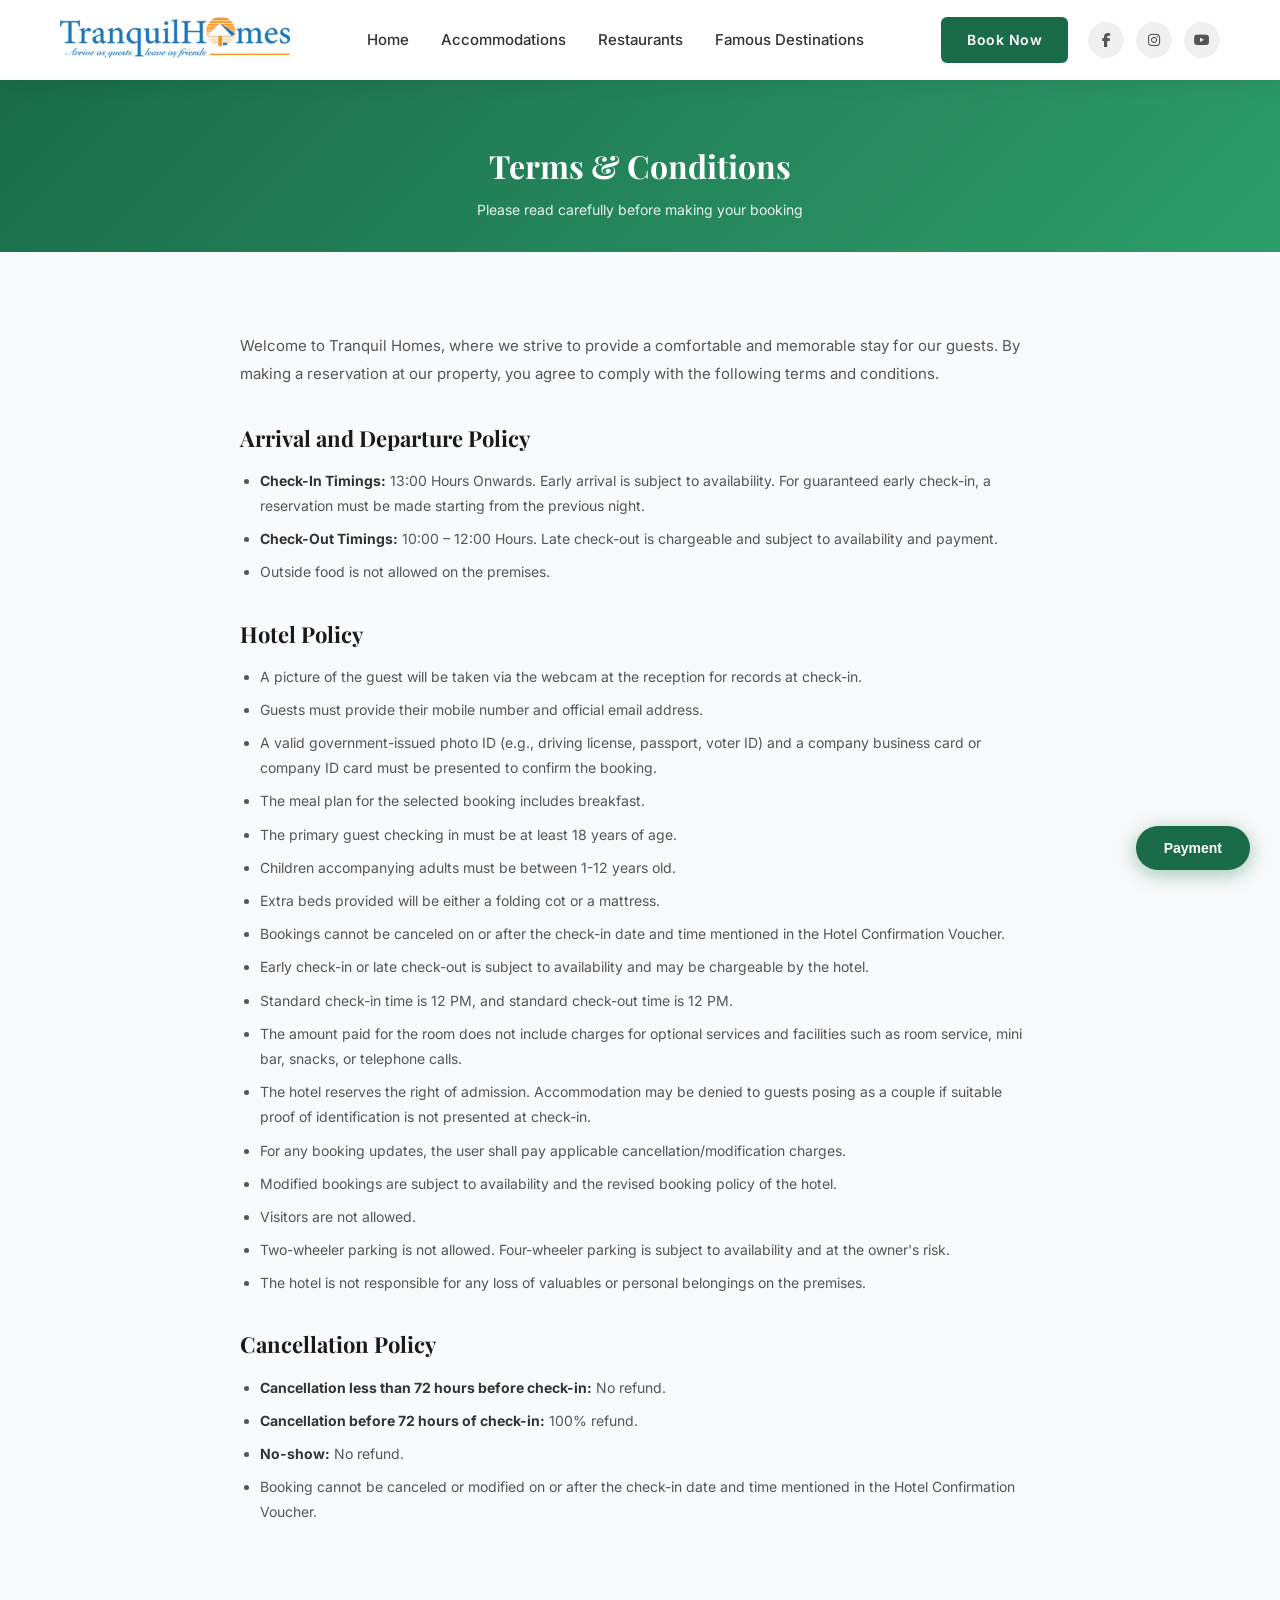
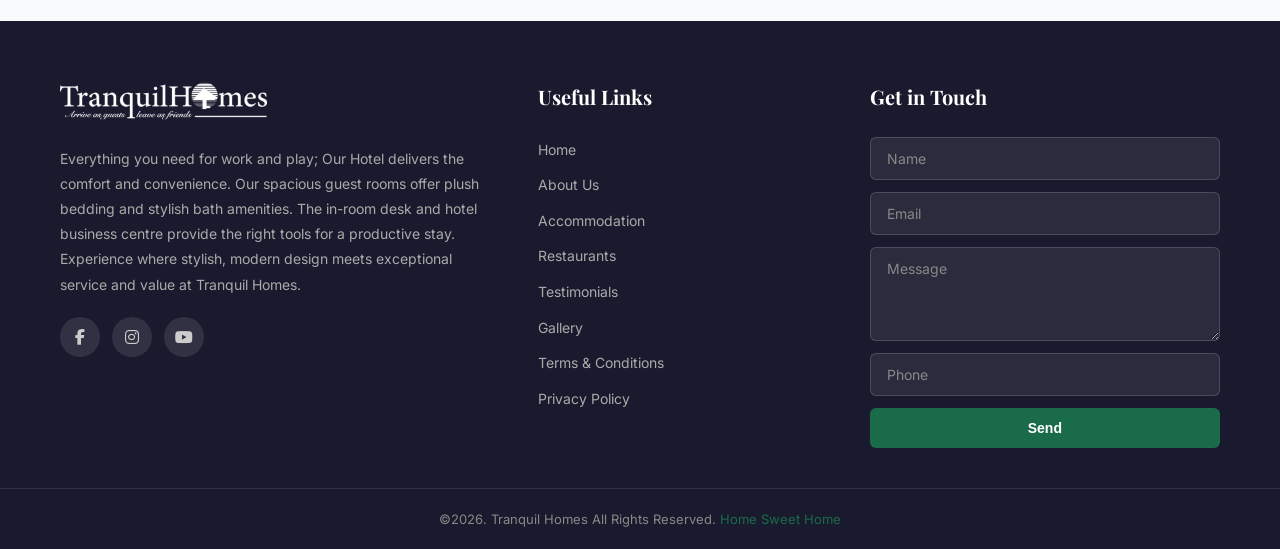
<file: tranquilhomes/terms-conditions.html>
<!DOCTYPE html>
<html lang="en">
<head>
    <meta charset="UTF-8">
    <meta name="viewport" content="width=device-width, initial-scale=1.0">
    <title>Terms & Conditions – Tranquilhomes</title>
    <link rel="icon" href="assets/images/logos/Tranquil-Small-150x150.png" sizes="32x32">
    <link rel="preconnect" href="https://fonts.googleapis.com">
    <link rel="preconnect" href="https://fonts.gstatic.com" crossorigin>
    <link href="https://fonts.googleapis.com/css2?family=Inter:wght@300;400;500;600;700&family=Playfair+Display:wght@400;500;600;700&display=swap" rel="stylesheet">
    <link rel="stylesheet" href="https://cdnjs.cloudflare.com/ajax/libs/font-awesome/6.5.1/css/all.min.css">
    <link rel="stylesheet" href="styles.css">
</head>
<body>

<header class="site-header">
    <div class="header-container">
        <div class="logo"><a href="index.html"><img src="assets/images/logos/Tranquil-logo-new1.png" alt="Tranquil Homes"></a></div>
        <nav class="main-nav" id="mainNav">
            <ul>
                <li><a href="index.html">Home</a></li>
                <li><a href="accommodations.html">Accommodations</a></li>
                <li><a href="restaurants.html">Restaurants</a></li>
                <li><a href="famous-destinations.html">Famous Destinations</a></li>
            </ul>
        </nav>
        <div class="header-right">
            <a href="book-now.html" class="btn-book-now">Book Now</a>
            <div class="social-icons">
                <a href="https://facebook.com" aria-label="Facebook"><i class="fab fa-facebook-f"></i></a>
                <a href="https://facebook.com" aria-label="Instagram"><i class="fab fa-instagram"></i></a>
                <a href="https://facebook.com" aria-label="Youtube"><i class="fab fa-youtube"></i></a>
            </div>
            <button class="hamburger" id="hamburger" aria-label="Menu"><span></span><span></span><span></span></button>
        </div>
    </div>
</header>

<div class="mobile-nav-overlay" id="mobileNavOverlay">
    <div class="mobile-nav-content">
        <button class="mobile-nav-close" id="mobileNavClose">&times;</button>
        <ul>
            <li><a href="index.html">Home</a></li>
            <li><a href="accommodations.html">Accommodations</a></li>
            <li><a href="restaurants.html">Restaurants</a></li>
            <li><a href="famous-destinations.html">Famous Destinations</a></li>
            <li class="mobile-book-now"><a href="book-now.html">Book Now</a></li>
        </ul>
    </div>
</div>

<section class="page-banner">
    <div class="container">
        <h1>Terms & Conditions</h1>
        <p>Please read carefully before making your booking</p>
    </div>
</section>

<section class="policy-content">
    <div class="container">
        <div class="policy-text">
            <p>Welcome to Tranquil Homes, where we strive to provide a comfortable and memorable stay for our guests. By making a reservation at our property, you agree to comply with the following terms and conditions.</p>

            <h3>Arrival and Departure Policy</h3>
            <ul>
                <li><strong>Check-In Timings:</strong> 13:00 Hours Onwards. Early arrival is subject to availability. For guaranteed early check-in, a reservation must be made starting from the previous night.</li>
                <li><strong>Check-Out Timings:</strong> 10:00 – 12:00 Hours. Late check-out is chargeable and subject to availability and payment.</li>
                <li>Outside food is not allowed on the premises.</li>
            </ul>

            <h3>Hotel Policy</h3>
            <ul>
                <li>A picture of the guest will be taken via the webcam at the reception for records at check-in.</li>
                <li>Guests must provide their mobile number and official email address.</li>
                <li>A valid government-issued photo ID (e.g., driving license, passport, voter ID) and a company business card or company ID card must be presented to confirm the booking.</li>
                <li>The meal plan for the selected booking includes breakfast.</li>
                <li>The primary guest checking in must be at least 18 years of age.</li>
                <li>Children accompanying adults must be between 1-12 years old.</li>
                <li>Extra beds provided will be either a folding cot or a mattress.</li>
                <li>Bookings cannot be canceled on or after the check-in date and time mentioned in the Hotel Confirmation Voucher.</li>
                <li>Early check-in or late check-out is subject to availability and may be chargeable by the hotel.</li>
                <li>Standard check-in time is 12 PM, and standard check-out time is 12 PM.</li>
                <li>The amount paid for the room does not include charges for optional services and facilities such as room service, mini bar, snacks, or telephone calls.</li>
                <li>The hotel reserves the right of admission. Accommodation may be denied to guests posing as a couple if suitable proof of identification is not presented at check-in.</li>
                <li>For any booking updates, the user shall pay applicable cancellation/modification charges.</li>
                <li>Modified bookings are subject to availability and the revised booking policy of the hotel.</li>
                <li>Visitors are not allowed.</li>
                <li>Two-wheeler parking is not allowed. Four-wheeler parking is subject to availability and at the owner's risk.</li>
                <li>The hotel is not responsible for any loss of valuables or personal belongings on the premises.</li>
            </ul>

            <h3>Cancellation Policy</h3>
            <ul>
                <li><strong>Cancellation less than 72 hours before check-in:</strong> No refund.</li>
                <li><strong>Cancellation before 72 hours of check-in:</strong> 100% refund.</li>
                <li><strong>No-show:</strong> No refund.</li>
                <li>Booking cannot be canceled or modified on or after the check-in date and time mentioned in the Hotel Confirmation Voucher.</li>
            </ul>
        </div>
    </div>
</section>



<footer class="site-footer">
    <div class="footer-top">
        <div class="container">
            <div class="footer-grid">
                <div class="footer-col footer-about">
                    <div class="footer-logo"><a href="index.html"><img src="assets/images/logos/Tranquil-logo-new1.png" alt="Tranquil Homes"></a></div>
                    <p>Everything you need for work and play; Our Hotel delivers the comfort and convenience. Our spacious guest rooms offer plush bedding and stylish bath amenities. The in-room desk and hotel business centre provide the right tools for a productive stay. Experience where stylish, modern design meets exceptional service and value at Tranquil Homes.</p>
                    <div class="footer-social">
                        <a href="#"><i class="fab fa-facebook-f"></i></a>
                        <a href="#"><i class="fab fa-instagram"></i></a>
                        <a href="#"><i class="fab fa-youtube"></i></a>
                    </div>
                </div>
                <div class="footer-col footer-links">
                    <h3>Useful Links</h3>
                    <ul>
                        <li><a href="index.html">Home</a></li>
                        <li><a href="about-us.html">About Us</a></li>
                        <li><a href="accommodations.html">Accommodation</a></li>
                        <li><a href="restaurants.html">Restaurants</a></li>
                        <li><a href="testimonials.html">Testimonials</a></li>
                        <li><a href="gallery.html">Gallery</a></li>
                        <li><a href="terms-conditions.html">Terms & Conditions</a></li>
                        <li><a href="privacy-policy.html">Privacy Policy</a></li>
                    </ul>
                </div>
                <div class="footer-col footer-contact">
                    <h3>Get in Touch</h3>
                    <form class="contact-form" id="contactForm">
                        <input type="text" placeholder="Name" required>
                        <input type="email" placeholder="Email" required>
                        <textarea placeholder="Message" rows="4" required></textarea>
                        <input type="tel" placeholder="Phone">
                        <button type="submit" class="btn-send">Send</button>
                    </form>
                </div>
            </div>
        </div>
    </div>
    <div class="footer-bottom">
        <div class="container">
            <p>&copy;2026. Tranquil Homes All Rights Reserved. <span>Home Sweet Home</span></p>
        </div>
    </div>
</footer>

<div class="popup-overlay" id="paymentPopup">
    <div class="popup-content">
        <button class="popup-close" id="popupClose">&times;</button>
        <div class="popup-body">
            <img src="assets/images/payment/oie_lQEwftt06VAZ-211x300.png" alt="Payment QR" class="popup-qr">
            <div class="payment-details">
                <div class="detail-row"><span>Account Number</span><span>: 41158989269</span></div>
                <div class="detail-row"><span>Account Name</span><span>: Tranquil Homes</span></div>
                <div class="detail-row"><span>Account Type</span><span>: Current Account</span></div>
                <div class="detail-row"><span>Branch</span><span>: Shiwanchetty Garden, Bengaluru</span></div>
                <div class="detail-row"><span>IFSC Code</span><span>: SBIN0031626</span></div>
            </div>
        </div>
    </div>
</div>
<button class="payment-trigger" id="paymentTrigger">Payment</button>

<script src="script.js"></script>
</body>
</html>
</file>
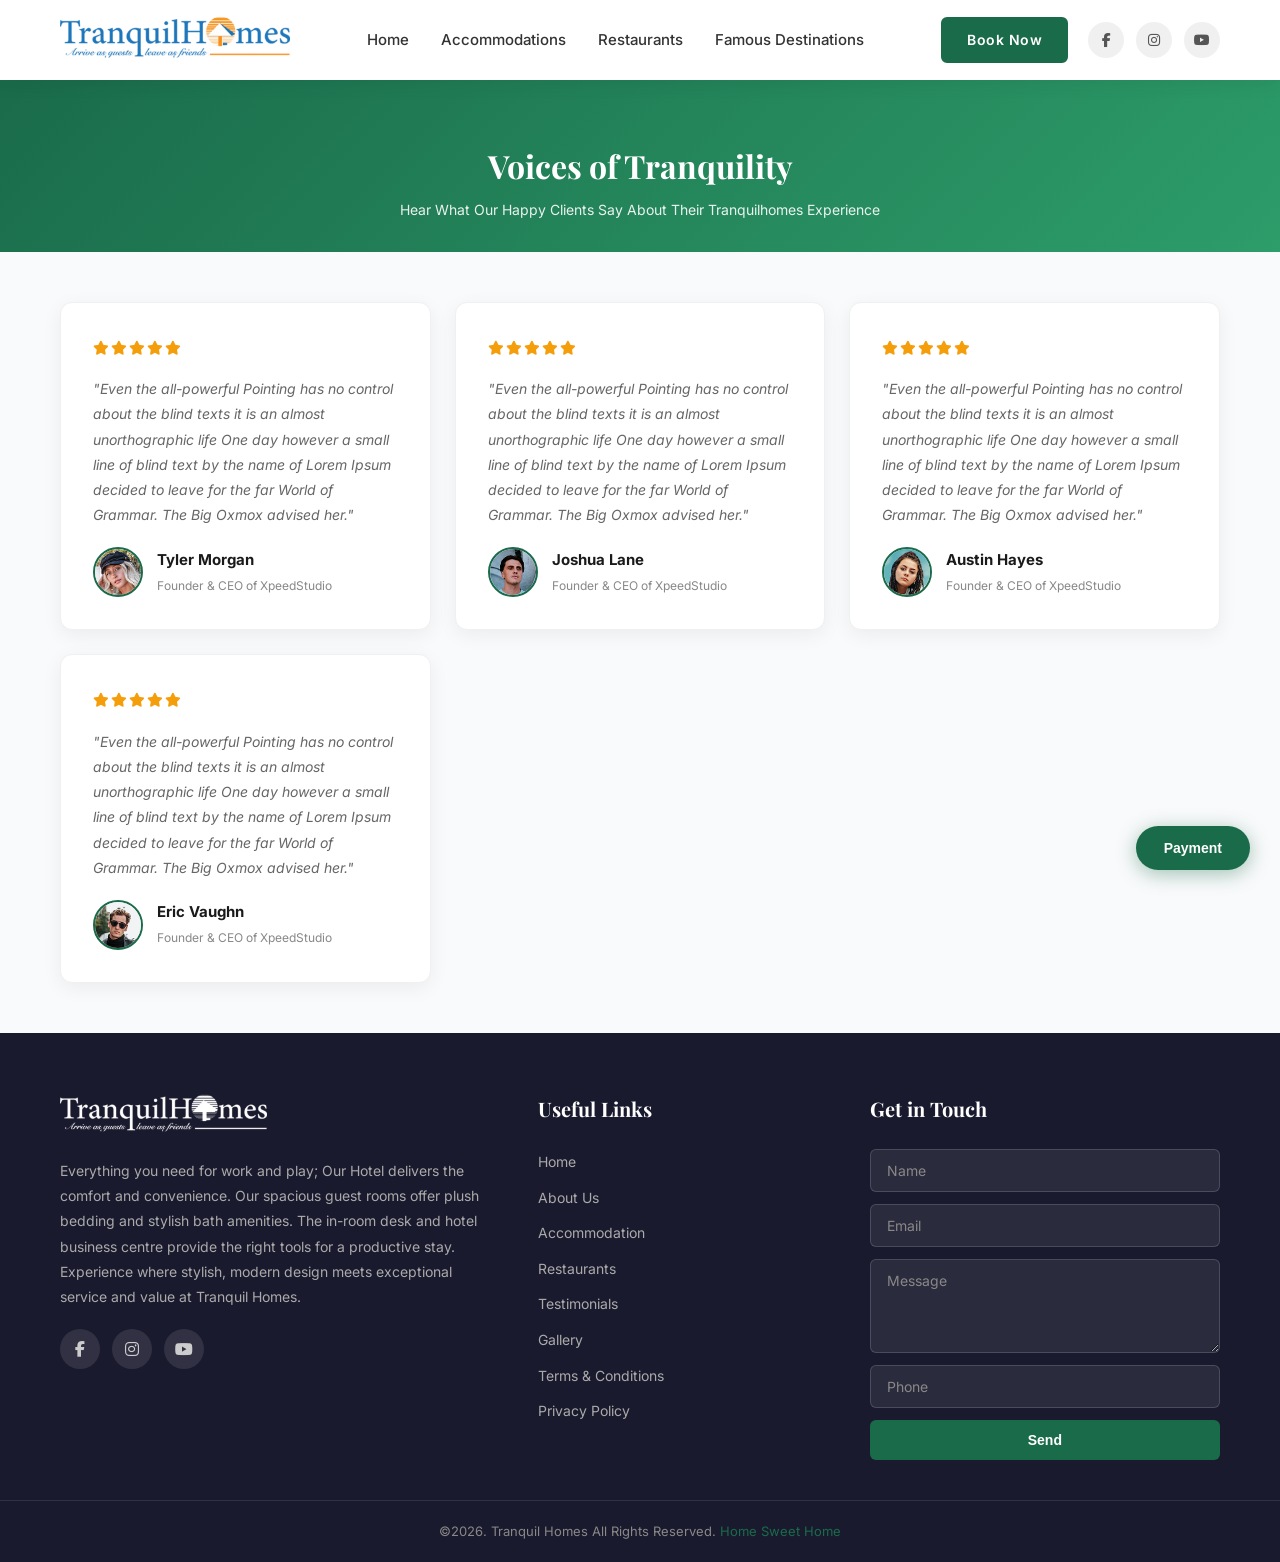
<file: tranquilhomes/testimonials.html>
<!DOCTYPE html>
<html lang="en">
<head>
    <meta charset="UTF-8">
    <meta name="viewport" content="width=device-width, initial-scale=1.0">
    <title>Testimonials – Tranquilhomes</title>
    <link rel="icon" href="assets/images/logos/Tranquil-Small-150x150.png" sizes="32x32">
    <link rel="preconnect" href="https://fonts.googleapis.com">
    <link rel="preconnect" href="https://fonts.gstatic.com" crossorigin>
    <link href="https://fonts.googleapis.com/css2?family=Inter:wght@300;400;500;600;700&family=Playfair+Display:wght@400;500;600;700&display=swap" rel="stylesheet">
    <link rel="stylesheet" href="https://cdnjs.cloudflare.com/ajax/libs/font-awesome/6.5.1/css/all.min.css">
    <link rel="stylesheet" href="styles.css">
</head>
<body>

<header class="site-header">
    <div class="header-container">
        <div class="logo"><a href="index.html"><img src="assets/images/logos/Tranquil-logo-new1.png" alt="Tranquil Homes"></a></div>
        <nav class="main-nav" id="mainNav">
            <ul>
                <li><a href="index.html">Home</a></li>
                <li><a href="accommodations.html">Accommodations</a></li>
                <li><a href="restaurants.html">Restaurants</a></li>
                <li><a href="famous-destinations.html">Famous Destinations</a></li>
            </ul>
        </nav>
        <div class="header-right">
            <a href="book-now.html" class="btn-book-now">Book Now</a>
            <div class="social-icons">
                <a href="https://facebook.com" aria-label="Facebook"><i class="fab fa-facebook-f"></i></a>
                <a href="https://facebook.com" aria-label="Instagram"><i class="fab fa-instagram"></i></a>
                <a href="https://facebook.com" aria-label="Youtube"><i class="fab fa-youtube"></i></a>
            </div>
            <button class="hamburger" id="hamburger" aria-label="Menu"><span></span><span></span><span></span></button>
        </div>
    </div>
</header>

<div class="mobile-nav-overlay" id="mobileNavOverlay">
    <div class="mobile-nav-content">
        <button class="mobile-nav-close" id="mobileNavClose">&times;</button>
        <ul>
            <li><a href="index.html">Home</a></li>
            <li><a href="accommodations.html">Accommodations</a></li>
            <li><a href="restaurants.html">Restaurants</a></li>
            <li><a href="famous-destinations.html">Famous Destinations</a></li>
            <li class="mobile-book-now"><a href="book-now.html">Book Now</a></li>
        </ul>
    </div>
</div>

<section class="page-banner">
    <div class="container">
        <h1>Voices of Tranquility</h1>
        <p>Hear What Our Happy Clients Say About Their Tranquilhomes Experience</p>
    </div>
</section>

<section class="testimonials-content">
    <div class="container">
        <div class="testimonials-grid">
            <div class="testimonial-card">
                <div class="testimonial-stars">
                    <i class="fas fa-star"></i><i class="fas fa-star"></i><i class="fas fa-star"></i><i class="fas fa-star"></i><i class="fas fa-star"></i>
                </div>
                <p class="testimonial-text">"Even the all-powerful Pointing has no control about the blind texts it is an almost unorthographic life One day however a small line of blind text by the name of Lorem Ipsum decided to leave for the far World of Grammar. The Big Oxmox advised her."</p>
                <div class="testimonial-author">
                    <img src="[data-uri]" data-prog-src="assets/images/testimonials/9.png" alt="Tyler Morgan" loading="lazy" class="prog-img">
                    <div>
                        <strong>Tyler Morgan</strong>
                        <span>Founder & CEO of XpeedStudio</span>
                    </div>
                </div>
            </div>
            <div class="testimonial-card">
                <div class="testimonial-stars">
                    <i class="fas fa-star"></i><i class="fas fa-star"></i><i class="fas fa-star"></i><i class="fas fa-star"></i><i class="fas fa-star"></i>
                </div>
                <p class="testimonial-text">"Even the all-powerful Pointing has no control about the blind texts it is an almost unorthographic life One day however a small line of blind text by the name of Lorem Ipsum decided to leave for the far World of Grammar. The Big Oxmox advised her."</p>
                <div class="testimonial-author">
                    <img src="[data-uri]" data-prog-src="assets/images/testimonials/47.png" alt="Joshua Lane" loading="lazy" class="prog-img">
                    <div>
                        <strong>Joshua Lane</strong>
                        <span>Founder & CEO of XpeedStudio</span>
                    </div>
                </div>
            </div>
            <div class="testimonial-card">
                <div class="testimonial-stars">
                    <i class="fas fa-star"></i><i class="fas fa-star"></i><i class="fas fa-star"></i><i class="fas fa-star"></i><i class="fas fa-star"></i>
                </div>
                <p class="testimonial-text">"Even the all-powerful Pointing has no control about the blind texts it is an almost unorthographic life One day however a small line of blind text by the name of Lorem Ipsum decided to leave for the far World of Grammar. The Big Oxmox advised her."</p>
                <div class="testimonial-author">
                    <img src="[data-uri]" data-prog-src="assets/images/testimonials/67.png" alt="Austin Hayes" loading="lazy" class="prog-img">
                    <div>
                        <strong>Austin Hayes</strong>
                        <span>Founder & CEO of XpeedStudio</span>
                    </div>
                </div>
            </div>
            <div class="testimonial-card">
                <div class="testimonial-stars">
                    <i class="fas fa-star"></i><i class="fas fa-star"></i><i class="fas fa-star"></i><i class="fas fa-star"></i><i class="fas fa-star"></i>
                </div>
                <p class="testimonial-text">"Even the all-powerful Pointing has no control about the blind texts it is an almost unorthographic life One day however a small line of blind text by the name of Lorem Ipsum decided to leave for the far World of Grammar. The Big Oxmox advised her."</p>
                <div class="testimonial-author">
                    <img src="[data-uri]" data-prog-src="assets/images/testimonials/60.png" alt="Eric Vaughn" loading="lazy" class="prog-img">
                    <div>
                        <strong>Eric Vaughn</strong>
                        <span>Founder & CEO of XpeedStudio</span>
                    </div>
                </div>
            </div>
        </div>
    </div>
</section>



<footer class="site-footer">
    <div class="footer-top">
        <div class="container">
            <div class="footer-grid">
                <div class="footer-col footer-about">
                    <div class="footer-logo"><a href="index.html"><img src="assets/images/logos/Tranquil-logo-new1.png" alt="Tranquil Homes"></a></div>
                    <p>Everything you need for work and play; Our Hotel delivers the comfort and convenience. Our spacious guest rooms offer plush bedding and stylish bath amenities. The in-room desk and hotel business centre provide the right tools for a productive stay. Experience where stylish, modern design meets exceptional service and value at Tranquil Homes.</p>
                    <div class="footer-social">
                        <a href="#"><i class="fab fa-facebook-f"></i></a>
                        <a href="#"><i class="fab fa-instagram"></i></a>
                        <a href="#"><i class="fab fa-youtube"></i></a>
                    </div>
                </div>
                <div class="footer-col footer-links">
                    <h3>Useful Links</h3>
                    <ul>
                        <li><a href="index.html">Home</a></li>
                        <li><a href="about-us.html">About Us</a></li>
                        <li><a href="accommodations.html">Accommodation</a></li>
                        <li><a href="restaurants.html">Restaurants</a></li>
                        <li><a href="testimonials.html">Testimonials</a></li>
                        <li><a href="gallery.html">Gallery</a></li>
                        <li><a href="terms-conditions.html">Terms & Conditions</a></li>
                        <li><a href="privacy-policy.html">Privacy Policy</a></li>
                    </ul>
                </div>
                <div class="footer-col footer-contact">
                    <h3>Get in Touch</h3>
                    <form class="contact-form" id="contactForm">
                        <input type="text" placeholder="Name" required>
                        <input type="email" placeholder="Email" required>
                        <textarea placeholder="Message" rows="4" required></textarea>
                        <input type="tel" placeholder="Phone">
                        <button type="submit" class="btn-send">Send</button>
                    </form>
                </div>
            </div>
        </div>
    </div>
    <div class="footer-bottom">
        <div class="container">
            <p>&copy;2026. Tranquil Homes All Rights Reserved. <span>Home Sweet Home</span></p>
        </div>
    </div>
</footer>

<div class="popup-overlay" id="paymentPopup">
    <div class="popup-content">
        <button class="popup-close" id="popupClose">&times;</button>
        <div class="popup-body">
            <img src="assets/images/payment/oie_lQEwftt06VAZ-211x300.png" alt="Payment QR" class="popup-qr">
            <div class="payment-details">
                <div class="detail-row"><span>Account Number</span><span>: 41158989269</span></div>
                <div class="detail-row"><span>Account Name</span><span>: Tranquil Homes</span></div>
                <div class="detail-row"><span>Account Type</span><span>: Current Account</span></div>
                <div class="detail-row"><span>Branch</span><span>: Shiwanchetty Garden, Bengaluru</span></div>
                <div class="detail-row"><span>IFSC Code</span><span>: SBIN0031626</span></div>
            </div>
        </div>
    </div>
</div>
<button class="payment-trigger" id="paymentTrigger">Payment</button>

<script src="script.js"></script>
</body>
</html>
</file>
<file: tranquilhomes/styles.css>
/* RESET */
*,*::before,*::after{margin:0;padding:0;box-sizing:border-box}
html{scroll-behavior:smooth}
body{font-family:'Inter',sans-serif;color:#333;line-height:1.6;overflow-x:hidden;background:#fff}
a{text-decoration:none;color:inherit}
ul{list-style:none}
img{max-width:100%;height:auto;display:block}
.container{max-width:1200px;margin:0 auto;padding:0 20px}

/* PROGRESSIVE IMAGE LOADING */
img.prog-img{position:relative;background:#f0f0f0;transition:filter .6s ease,opacity .6s ease;min-height:60px}
img.prog-img.blur{filter:blur(20px);transform:scale(1.05);opacity:.7}
img.prog-img.loaded{filter:blur(0);transform:scale(1);opacity:1}
.prog-wrap{position:relative;overflow:hidden;background:#f0f0f0}
.prog-wrap .prog-placeholder{position:absolute;inset:0;width:100%;height:100%;object-fit:cover;filter:blur(20px);transform:scale(1.1);transition:opacity .6s ease;z-index:1}
.prog-wrap .prog-placeholder.hide{opacity:0}
.prog-wrap .prog-full{width:100%;height:100%;object-fit:cover;opacity:0;transition:opacity .6s ease;position:relative;z-index:2}
.prog-wrap .prog-full.show{opacity:1}
.gallery-grid img.prog-img,.restaurant-gallery img.prog-img{min-height:200px}
.destination-image .prog-img{min-height:220px}
.accommodation-image .prog-img{min-height:220px}
.testimonial-card .prog-img{min-height:50px;width:50px;height:50px;border-radius:50%}

/* HEADER */
.site-header{position:fixed;top:0;left:0;width:100%;z-index:1000;background:rgba(255,255,255,0.97);backdrop-filter:blur(10px);box-shadow:0 2px 20px rgba(0,0,0,0.08);transition:all .3s}
.header-container{max-width:1200px;margin:0 auto;padding:0 20px;display:flex;align-items:center;justify-content:space-between;height:80px}
.logo img{height:50px;width:auto}
.main-nav ul{display:flex;gap:32px}
.main-nav a{font-size:15px;font-weight:500;color:#333;position:relative;padding:4px 0;transition:color .3s}
.main-nav a::after{content:'';position:absolute;bottom:-2px;left:0;width:0;height:2px;background:#1a6b4a;transition:width .3s}
.main-nav a:hover,.main-nav a.active{color:#1a6b4a}
.main-nav a:hover::after,.main-nav a.active::after{width:100%}
.header-right{display:flex;align-items:center;gap:20px}
.btn-book-now{background:#1a6b4a;color:#fff !important;padding:10px 24px;border-radius:6px;font-size:14px;font-weight:600;letter-spacing:.5px;transition:all .3s;border:2px solid #1a6b4a}
.btn-book-now:hover{background:transparent;color:#1a6b4a !important}
.social-icons{display:flex;gap:12px}
.social-icons a{width:36px;height:36px;border-radius:50%;background:#f0f0f0;display:flex;align-items:center;justify-content:center;color:#555;font-size:14px;transition:all .3s}
.social-icons a:hover{background:#1a6b4a;color:#fff;transform:translateY(-2px)}
.hamburger{display:none;flex-direction:column;gap:5px;background:none;border:none;cursor:pointer;padding:5px}
.hamburger span{width:25px;height:2.5px;background:#333;border-radius:2px;transition:all .3s}
.hamburger.active span:nth-child(1){transform:rotate(45deg) translate(5px,5px)}
.hamburger.active span:nth-child(2){opacity:0}
.hamburger.active span:nth-child(3){transform:rotate(-45deg) translate(7px,-6px)}

/* MOBILE NAV */
.mobile-nav-overlay{position:fixed;top:0;left:0;width:100%;height:100%;background:rgba(0,0,0,0.6);z-index:2000;opacity:0;visibility:hidden;transition:all .3s}
.mobile-nav-overlay.active{opacity:1;visibility:visible}
.mobile-nav-content{position:absolute;right:0;top:0;width:300px;height:100%;background:#fff;padding:80px 30px 30px;transform:translateX(100%);transition:transform .3s}
.mobile-nav-overlay.active .mobile-nav-content{transform:translateX(0)}
.mobile-nav-close{position:absolute;top:20px;right:20px;background:none;border:none;font-size:28px;cursor:pointer;color:#333}
.mobile-nav-content ul{display:flex;flex-direction:column;gap:0}
.mobile-nav-content a{display:block;padding:14px 0;font-size:16px;font-weight:500;color:#333;border-bottom:1px solid #eee;transition:color .3s}
.mobile-nav-content a:hover,.mobile-nav-content a.active{color:#1a6b4a}
.mobile-book-now{display:none}

/* HERO SLIDER */
.hero-slider{position:relative;width:100%;height:85vh;min-height:500px;max-height:800px;overflow:hidden;margin-top:80px}
.slider-wrapper{width:100%;height:100%;position:relative}
.slide{position:absolute;top:0;left:0;width:100%;height:100%;opacity:0;transition:opacity .8s}
.slide.active{opacity:1}
.slide img{width:100%;height:100%;object-fit:cover}
.slider-btn{position:absolute;top:50%;transform:translateY(-50%);width:50px;height:50px;background:rgba(255,255,255,0.85);border:none;border-radius:50%;cursor:pointer;font-size:18px;color:#333;display:flex;align-items:center;justify-content:center;z-index:10;transition:all .3s;box-shadow:0 4px 15px rgba(0,0,0,0.15)}
.slider-btn:hover{background:#1a6b4a;color:#fff}
.slider-prev{left:20px}
.slider-next{right:20px}
.slider-dots{position:absolute;bottom:20px;left:50%;transform:translateX(-50%);display:flex;gap:10px;z-index:10}
.dot{width:12px;height:12px;border-radius:50%;background:rgba(255,255,255,0.5);cursor:pointer;transition:all .3s}
.dot.active{background:#1a6b4a;transform:scale(1.2)}

/* SECTION HEADER */
.section-header{text-align:center;max-width:800px;margin:0 auto 50px}
.section-header h2{font-family:'Playfair Display',serif;font-size:36px;font-weight:700;color:#1a1a1a;margin-bottom:16px;line-height:1.3}
.section-header h2 span{color:#1a6b4a}
.section-header p{font-size:16px;color:#666;line-height:1.8}

/* ABOUT */
.about-section{padding:80px 0;background:#f9fafb}
.features-grid{display:grid;grid-template-columns:repeat(3,1fr);gap:30px}
.feature-card{background:#fff;padding:40px 30px;border-radius:12px;text-align:center;box-shadow:0 5px 30px rgba(0,0,0,0.06);transition:all .3s;border:1px solid #f0f0f0}
.feature-card:hover{transform:translateY(-8px);box-shadow:0 15px 40px rgba(0,0,0,0.12)}
.feature-icon{width:80px;height:80px;margin:0 auto 24px;background:linear-gradient(135deg,#1a6b4a,#2d9d6a);border-radius:50%;display:flex;align-items:center;justify-content:center;font-size:32px;color:#fff}
.feature-card h3{font-family:'Playfair Display',serif;font-size:22px;font-weight:600;color:#1a1a1a;margin-bottom:12px}
.feature-card p{font-size:14px;color:#777;line-height:1.7}

/* ACCOMMODATIONS */
.accommodations-section{padding:80px 0;background:#fff}
.accommodations-grid{display:grid;grid-template-columns:repeat(3,1fr);gap:30px}
.accommodation-card{border-radius:12px;overflow:hidden;box-shadow:0 5px 30px rgba(0,0,0,0.08);transition:all .3s;background:#fff}
.accommodation-card:hover{transform:translateY(-8px);box-shadow:0 15px 40px rgba(0,0,0,0.15)}
.accommodation-image{height:220px;overflow:hidden}
.accommodation-image img{width:100%;height:100%;object-fit:cover;transition:transform .5s}
.accommodation-card:hover .accommodation-image img{transform:scale(1.08)}
.accommodation-info{padding:24px}
.accommodation-info h4{font-family:'Playfair Display',serif;font-size:20px;font-weight:600;color:#1a1a1a;margin-bottom:8px}
.accommodation-info p{font-size:13px;color:#888;margin-bottom:16px;line-height:1.5}
.accommodation-info p i{color:#1a6b4a;margin-right:6px}
.btn-explore{display:inline-block;background:#1a6b4a;color:#fff;padding:10px 24px;border-radius:6px;font-size:14px;font-weight:600;transition:all .3s;border:2px solid #1a6b4a}
.btn-explore:hover{background:#155a3d;color:#fff}

/* AMENITIES */
.amenities-section{padding:80px 0;background:#f9fafb}
.amenities-grid{display:grid;grid-template-columns:repeat(3,1fr);gap:24px}
.amenity-item{display:flex;align-items:center;gap:16px;background:#fff;padding:20px 24px;border-radius:10px;box-shadow:0 3px 15px rgba(0,0,0,0.05);transition:all .3s;border:1px solid #f0f0f0}
.amenity-item:hover{transform:translateY(-4px);box-shadow:0 8px 25px rgba(0,0,0,0.1);border-color:#1a6b4a}
.amenity-item i{font-size:24px;color:#1a6b4a;width:40px;text-align:center}
.amenity-item span{font-size:15px;font-weight:500;color:#333}

/* FOOTER */
.site-footer{background:#1a1a2e;color:#ccc}
.footer-top{padding:60px 0 40px}
.footer-grid{display:grid;grid-template-columns:1.5fr 1fr 1.2fr;gap:40px}
.footer-logo img{height:45px;margin-bottom:20px;filter:brightness(0) invert(1)}
.footer-about p{font-size:14px;line-height:1.8;color:#aaa;margin-bottom:20px}
.footer-social{display:flex;gap:12px}
.footer-social a{width:40px;height:40px;border-radius:50%;background:rgba(255,255,255,0.1);display:flex;align-items:center;justify-content:center;color:#ccc;font-size:16px;transition:all .3s}
.footer-social a:hover{background:#1a6b4a;color:#fff;transform:translateY(-3px)}
.footer-links h3,.footer-contact h3{font-family:'Playfair Display',serif;font-size:20px;color:#fff;margin-bottom:24px}
.footer-links ul{display:flex;flex-direction:column;gap:10px}
.footer-links a{font-size:14px;color:#aaa;transition:color .3s}
.footer-links a:hover{color:#1a6b4a}
.contact-form{display:flex;flex-direction:column;gap:12px}
.contact-form input,.contact-form textarea{background:rgba(255,255,255,0.08);border:1px solid rgba(255,255,255,0.15);padding:12px 16px;border-radius:6px;font-size:14px;color:#fff;font-family:'Inter',sans-serif;transition:border-color .3s}
.contact-form input:focus,.contact-form textarea:focus{outline:none;border-color:#1a6b4a}
.contact-form input::placeholder,.contact-form textarea::placeholder{color:#888}
.btn-send{background:#1a6b4a;color:#fff;border:none;padding:12px 24px;border-radius:6px;font-size:14px;font-weight:600;cursor:pointer;transition:background .3s}
.btn-send:hover{background:#15803d}
.footer-bottom{padding:20px 0;border-top:1px solid rgba(255,255,255,0.1);text-align:center}
.footer-bottom p{font-size:13px;color:#888}
.footer-bottom span{color:#1a6b4a}

/* PAYMENT POPUP */
.popup-overlay{position:fixed;top:0;left:0;width:100%;height:100%;background:rgba(0,0,0,0.7);z-index:5000;display:flex;align-items:center;justify-content:center;opacity:0;visibility:hidden;transition:all .3s}
.popup-overlay.active{opacity:1;visibility:visible}
.popup-content{background:#fff;border-radius:16px;padding:40px;max-width:500px;width:90%;position:relative;transform:scale(0.9);transition:transform .3s;box-shadow:0 20px 60px rgba(0,0,0,0.3)}
.popup-overlay.active .popup-content{transform:scale(1)}
.popup-close{position:absolute;top:12px;right:16px;background:none;border:none;font-size:28px;cursor:pointer;color:#666;transition:color .3s}
.popup-close:hover{color:#dc2626}
.popup-body{display:flex;flex-direction:column;align-items:center;gap:24px}
.popup-qr{width:160px;border-radius:12px}
.payment-details{width:100%}
.detail-row{display:flex;justify-content:space-between;padding:10px 0;border-bottom:1px solid #eee;font-size:14px}
.detail-row span:first-child{color:#888}
.detail-row span:last-child{font-weight:600;color:#333}
.payment-trigger{position:fixed;bottom:30px;right:30px;background:#1a6b4a;color:#fff;border:none;padding:14px 28px;border-radius:30px;font-size:14px;font-weight:700;cursor:pointer;z-index:1000;transition:all .3s;box-shadow:0 4px 20px rgba(26,107,74,0.4)}
.payment-trigger:hover{background:#15803d;transform:translateY(-3px)}

/* TOAST */
.site-toast{position:fixed;bottom:30px;left:50%;transform:translateX(-50%) translateY(100px);background:#1a6b4a;color:#fff;padding:14px 28px;border-radius:12px;font-size:14px;font-weight:600;display:flex;align-items:center;gap:10px;z-index:9999;box-shadow:0 8px 30px rgba(0,0,0,0.25);opacity:0;transition:all .4s cubic-bezier(0.175,0.885,0.32,1.275);white-space:nowrap}
.site-toast.active{transform:translateX(-50%) translateY(0);opacity:1}
.site-toast.error{background:#dc2626}
.site-toast i{font-size:18px}

/* PRODUCTS */
.products-section{padding:80px 0;background:#f9fafb}
.products-filter{display:flex;justify-content:center;gap:12px;margin-bottom:40px;flex-wrap:wrap}
.filter-btn{padding:10px 24px;border:2px solid #e5e7eb;background:#fff;border-radius:30px;font-size:14px;font-weight:500;color:#666;cursor:pointer;transition:all .3s}
.filter-btn:hover{border-color:#1a6b4a;color:#1a6b4a}
.filter-btn.active{background:#1a6b4a;border-color:#1a6b4a;color:#fff}
.products-grid{display:grid;grid-template-columns:repeat(auto-fill,minmax(280px,1fr));gap:24px}
.product-card{background:#fff;border-radius:12px;overflow:hidden;box-shadow:0 3px 15px rgba(0,0,0,0.06);transition:all .3s;border:1px solid #f0f0f0;cursor:pointer}
.product-card:hover{transform:translateY(-5px);box-shadow:0 10px 30px rgba(0,0,0,0.12)}
.product-image{height:200px;overflow:hidden;position:relative;background:#f3f4f6}
.product-image img{width:100%;height:100%;object-fit:cover;transition:transform .5s}
.product-card:hover .product-image img{transform:scale(1.05)}
.product-category-tag{position:absolute;top:12px;left:12px;background:#1a6b4a;color:#fff;padding:4px 12px;border-radius:20px;font-size:11px;font-weight:600;text-transform:uppercase}
.product-admin-actions{position:absolute;top:12px;right:12px;display:flex;gap:8px}
.product-edit-btn,.product-delete-btn{width:32px;height:32px;border-radius:50%;display:flex;align-items:center;justify-content:center;font-size:14px;cursor:pointer;border:none;transition:all .3s}
.product-edit-btn{background:rgba(255,255,255,0.9);color:#1a6b4a}
.product-edit-btn:hover{background:#1a6b4a;color:#fff}
.product-delete-btn{background:rgba(255,255,255,0.9);color:#dc2626}
.product-delete-btn:hover{background:#dc2626;color:#fff}
.product-body{padding:20px}
.product-title{font-family:'Playfair Display',serif;font-size:18px;font-weight:600;color:#1a1a1a;margin-bottom:8px}
.product-desc{font-size:13px;color:#666;line-height:1.6;margin-bottom:12px}
.product-features{display:flex;flex-wrap:wrap;gap:6px;margin-bottom:16px}
.feature-tag{padding:4px 10px;background:#f0fdf4;color:#1a6b4a;border-radius:20px;font-size:11px;font-weight:500}
.feature-tag i{font-size:10px;margin-right:4px}
.product-footer{display:flex;align-items:center;justify-content:space-between;padding-top:12px;border-top:1px solid #f0f0f0}
.product-price{display:flex;flex-direction:column}
.price-label{font-size:11px;color:#aaa;text-transform:uppercase}
.price-value{font-size:20px;font-weight:700;color:#1a6b4a}
.btn-product{padding:8px 16px;font-size:12px}
.products-empty{grid-column:1/-1;text-align:center;padding:60px 20px;background:#fff;border-radius:12px;border:1px solid #f0f0f0}
.products-empty i{font-size:48px;color:#d1d5db;margin-bottom:16px}
.products-empty p{font-size:16px;color:#333;margin-bottom:8px}
.products-empty span{font-size:14px;color:#888;display:block;margin-bottom:16px}
.btn-admin-access{display:inline-block;background:#1a6b4a;color:#fff;padding:10px 24px;border-radius:6px;font-size:14px;font-weight:600;transition:all .3s}
.btn-admin-access:hover{background:#15803d}

/* PRODUCT MODAL */
.product-modal-overlay{position:fixed;top:0;left:0;width:100%;height:100%;background:rgba(0,0,0,0.7);z-index:5000;display:flex;align-items:center;justify-content:center;opacity:0;visibility:hidden;transition:all .3s;padding:20px}
.product-modal-overlay.active{opacity:1;visibility:visible}
.product-modal-content{background:#fff;border-radius:16px;max-width:600px;width:100%;max-height:90vh;overflow-y:auto;position:relative;transform:scale(0.9) translateY(20px);transition:transform .3s;box-shadow:0 20px 60px rgba(0,0,0,0.3)}
.product-modal-overlay.active .product-modal-content{transform:scale(1) translateY(0)}
.product-modal-close{position:absolute;top:12px;right:16px;background:rgba(255,255,255,0.9);border:none;font-size:24px;cursor:pointer;color:#333;width:36px;height:36px;border-radius:50%;display:flex;align-items:center;justify-content:center;z-index:10;transition:all .3s;box-shadow:0 2px 10px rgba(0,0,0,0.1)}
.product-modal-close:hover{background:#dc2626;color:#fff}
.product-modal-image{width:100%;height:300px;overflow:hidden;border-radius:16px 16px 0 0;background:#f0f0f0}
.product-modal-image img{width:100%;height:100%;object-fit:cover}
.product-modal-body{padding:28px}
.product-modal-category{display:inline-block;padding:5px 14px;background:#f0fdf4;color:#1a6b4a;border-radius:20px;font-size:12px;font-weight:700;text-transform:uppercase;letter-spacing:.5px;margin-bottom:12px}
.product-modal-body h2{font-family:'Playfair Display',serif;font-size:26px;font-weight:700;color:#1a1a1a;margin-bottom:12px}
.product-modal-desc{font-size:15px;color:#666;line-height:1.8;margin-bottom:20px}
.product-modal-features{display:flex;flex-wrap:wrap;gap:8px;margin-bottom:24px}
.product-modal-footer{display:flex;align-items:center;justify-content:space-between;padding-top:20px;border-top:1px solid #f0f0f0}
.product-modal-price{display:flex;flex-direction:column}
.product-modal-price .price-label{font-size:12px;color:#aaa;text-transform:uppercase;letter-spacing:.5px}
.product-modal-price .price-value{font-size:28px;font-weight:700;color:#1a6b4a}
.btn-modal-book{padding:12px 32px;font-size:15px}

/* IMAGE PLACEHOLDER */
.image-placeholder{display:flex;align-items:center;justify-content:center;background:#f3f4f6;position:relative;left:0}
.image-placeholder i{font-size:36px;color:#ccc}

/* MESSAGE UNREAD */
.message-card.unread{border-left:4px solid #1a6b4a;background:#f0fdf4}
.message-email{font-size:13px;color:#888;margin-bottom:8px}
.message-email i{margin-right:4px;color:#1a6b4a}

/* SCROLLBAR */
::-webkit-scrollbar{width:8px}
::-webkit-scrollbar-track{background:#f1f1f1}
::-webkit-scrollbar-thumb{background:#c0c0c0;border-radius:4px}
::-webkit-scrollbar-thumb:hover{background:#999}

/* PAGE BANNER */
.page-banner{padding:60px 0 30px;background:linear-gradient(135deg,#1a6b4a,#2d9d6a);text-align:center;margin-top:80px}
.page-banner h1{font-family:'Playfair Display',serif;font-size:32px;color:#fff;margin-bottom:8px}
.page-banner p{font-size:14px;color:rgba(255,255,255,0.9)}

/* INNER PAGES */
.about-content{padding:50px 0;background:#f9fafb}
.about-text{max-width:800px;margin:0 auto}
.about-text p{font-size:16px;color:#555;line-height:1.9;margin-bottom:20px}
.about-text h3{font-family:'Playfair Display',serif;font-size:24px;color:#1a1a1a;margin:32px 0 16px}
.about-text ul{margin-bottom:20px;padding-left:20px}
.about-text li{font-size:15px;color:#555;line-height:1.8;margin-bottom:8px;list-style:disc}
.about-text li strong{color:#333}

/* GALLERY */
.gallery-content{padding:50px 0;background:#f9fafb}
.gallery-section-title{font-family:'Playfair Display',serif;font-size:26px;color:#1a1a1a;text-align:center;margin-bottom:6px}
.gallery-section-desc{font-size:14px;color:#666;text-align:center;margin-bottom:28px}
.gallery-grid{display:grid;grid-template-columns:repeat(auto-fill,minmax(250px,1fr));gap:12px;margin-bottom:40px}
.gallery-grid img{width:100%;height:200px;object-fit:cover;border-radius:10px;cursor:pointer;transition:all .3s;box-shadow:0 3px 15px rgba(0,0,0,0.08)}
.gallery-grid img:hover{transform:scale(1.03);box-shadow:0 8px 25px rgba(0,0,0,0.15)}

/* RESTAURANTS */
.restaurants-content{padding:50px 0;background:#f9fafb}
.restaurant-header{text-align:center;margin-bottom:28px}
.restaurant-header h2{font-family:'Playfair Display',serif;font-size:28px;color:#1a1a1a;margin-bottom:6px}
.restaurant-header p{font-size:14px;color:#666}
.restaurant-gallery{display:grid;grid-template-columns:repeat(auto-fill,minmax(250px,1fr));gap:12px}
.restaurant-gallery img{width:100%;height:200px;object-fit:cover;border-radius:10px;cursor:pointer;transition:all .3s;box-shadow:0 3px 15px rgba(0,0,0,0.08)}
.restaurant-gallery img:hover{transform:scale(1.03);box-shadow:0 8px 25px rgba(0,0,0,0.15)}

/* LIGHTBOX */
.lightbox-overlay{position:fixed;top:0;left:0;width:100%;height:100%;background:rgba(0,0,0,0.9);z-index:5000;display:flex;align-items:center;justify-content:center;opacity:0;visibility:hidden;transition:all .3s}
.lightbox-overlay.active{opacity:1;visibility:visible}
.lightbox-overlay img{max-width:90%;max-height:90vh;border-radius:8px}
.lightbox-close{position:absolute;top:20px;right:30px;background:none;border:none;font-size:40px;color:#fff;cursor:pointer;transition:color .3s}
.lightbox-close:hover{color:#1a6b4a}

/* TESTIMONIALS */
.testimonials-content{padding:50px 0;background:#f9fafb}
.testimonials-grid{display:grid;grid-template-columns:repeat(auto-fill,minmax(280px,1fr));gap:24px}
.testimonial-card{background:#fff;border-radius:12px;padding:32px;box-shadow:0 5px 20px rgba(0,0,0,0.06);transition:all .3s;border:1px solid #f0f0f0}
.testimonial-card:hover{transform:translateY(-5px);box-shadow:0 10px 30px rgba(0,0,0,0.1)}
.testimonial-stars{margin-bottom:16px}
.testimonial-stars i{color:#f59e0b;font-size:14px;margin-right:2px}
.testimonial-text{font-size:14px;color:#666;line-height:1.8;font-style:italic;margin-bottom:20px}
.testimonial-author{display:flex;align-items:center;gap:14px}
.testimonial-author img{width:50px;height:50px;border-radius:50%;border:2px solid #1a6b4a}
.testimonial-author strong{color:#1a1a1a;font-size:15px;display:block}
.testimonial-author span{font-size:12px;color:#888}

/* ACCOMMODATIONS PAGE */
.accommodations-page{padding:50px 0;background:#f9fafb}
.accommodations-page .accommodations-grid{display:flex;flex-direction:column;gap:30px}
.accommodations-page .accommodation-card{display:flex;background:#fff;border-radius:12px;overflow:hidden;box-shadow:0 5px 20px rgba(0,0,0,0.06);border:1px solid #f0f0f0}
.accommodations-page .accommodation-image{flex:0 0 400px;min-height:280px}
.accommodations-page .accommodation-image img{width:100%;height:100%;object-fit:cover}
.accommodations-page .accommodation-info{flex:1;padding:30px}
.accommodations-page .accommodation-info h4{font-family:'Playfair Display',serif;font-size:22px;color:#1a6b4a;margin-bottom:8px}
.accommodations-page .accommodation-info > p{font-size:13px;color:#666;margin-bottom:12px}
.accommodations-page .accommodation-info > p i{color:#1a6b4a;margin-right:4px}
.accommodations-page .accommodation-desc{font-size:14px;color:#555;line-height:1.7;margin-bottom:16px}
.accommodations-page .accommodation-features{display:flex;flex-wrap:wrap;gap:12px;margin-bottom:20px}
.accommodations-page .accommodation-features span{font-size:12px;color:#555;background:#f0fdf4;padding:6px 12px;border-radius:20px}
.accommodations-page .accommodation-features span i{color:#1a6b4a;margin-right:4px}

/* DESTINATIONS */
.destinations-content{padding:80px 0;background:#f9fafb}
.destinations-grid{display:grid;grid-template-columns:repeat(auto-fill,minmax(350px,1fr));gap:24px}
.destination-card{background:#fff;border-radius:12px;overflow:hidden;box-shadow:0 5px 20px rgba(0,0,0,0.06);transition:all .3s;border:1px solid #f0f0f0}
.destination-card:hover{transform:translateY(-5px);box-shadow:0 10px 30px rgba(0,0,0,0.1);border-color:#1a6b4a}
.destination-image{height:220px;overflow:hidden}
.destination-image img{width:100%;height:100%;object-fit:cover;transition:transform .3s}
.destination-card:hover .destination-image img{transform:scale(1.05)}
.destination-info{padding:24px}
.destination-info h3{font-family:'Playfair Display',serif;font-size:18px;color:#1a1a1a;margin-bottom:10px}
.destination-info p{font-size:14px;color:#666;line-height:1.7;margin-bottom:14px}
.destination-info a{color:#1a6b4a;font-size:14px;font-weight:600;transition:color .3s}
.destination-info a:hover{color:#15803d}

/* POLICY */
.policy-content{padding:80px 0;background:#f9fafb}
.policy-text{max-width:800px;margin:0 auto}
.policy-text p{font-size:15px;color:#555;line-height:1.9;margin-bottom:16px}
.policy-text h3{font-family:'Playfair Display',serif;font-size:22px;color:#1a1a1a;margin:32px 0 12px}
.policy-text ul{margin-bottom:16px;padding-left:20px}
.policy-text li{font-size:14px;color:#555;line-height:1.8;margin-bottom:8px;list-style:disc}
.policy-text li strong{color:#333}

/* ADMIN PANEL */
.admin-body{background:#f4f6f8;margin:0;padding:0}
.admin-sidebar{position:fixed;left:0;top:0;width:260px;height:100vh;background:#1a1a2e;z-index:1500;display:flex;flex-direction:column;transition:all .3s}
.sidebar-header{padding:24px;border-bottom:1px solid rgba(255,255,255,0.1);display:flex;align-items:center;justify-content:space-between}
.sidebar-logo{height:40px;filter:brightness(0) invert(1)}
.sidebar-close{display:none;background:none;border:none;color:#aaa;font-size:20px;cursor:pointer}
.sidebar-nav{flex:1;padding:16px 0;overflow-y:auto}
.sidebar-link{display:flex;align-items:center;gap:12px;padding:14px 24px;color:#aaa;font-size:14px;font-weight:500;transition:all .3s;border-left:3px solid transparent}
.sidebar-link:hover{color:#fff;background:rgba(255,255,255,0.05)}
.sidebar-link.active{color:#1a6b4a;background:rgba(26,107,74,0.1);border-left-color:#1a6b4a}
.sidebar-link i{width:20px;text-align:center}
.sidebar-footer{padding:16px 24px;border-top:1px solid rgba(255,255,255,0.1)}
.sidebar-footer a{display:flex;align-items:center;gap:10px;padding:10px 0;color:#aaa;font-size:14px;transition:color .3s}
.sidebar-footer a:hover{color:#1a6b4a}
.admin-main{margin-left:260px;min-height:100vh}
.admin-topbar{display:flex;align-items:center;justify-content:space-between;padding:16px 32px;background:#fff;border-bottom:1px solid #e5e7eb;position:sticky;top:0;z-index:100}
.menu-toggle{display:none;background:none;border:none;color:#333;font-size:20px;cursor:pointer}
.topbar-right{margin-left:auto}
.admin-user{display:flex;align-items:center;gap:8px;color:#333;font-size:14px}
.admin-user i{font-size:20px;color:#1a6b4a}
.admin-section{display:none;padding:32px}
.admin-section.active{display:block}
.section-header-admin h1{font-family:'Playfair Display',serif;font-size:28px;color:#1a1a1a;margin-bottom:8px}
.section-header-admin p{font-size:14px;color:#666;margin-bottom:24px}
.stats-grid{display:grid;grid-template-columns:repeat(4,1fr);gap:20px;margin-bottom:32px}
.stat-card{background:#fff;border:1px solid #e5e7eb;border-radius:12px;padding:24px;display:flex;align-items:center;gap:16px;transition:all .3s}
.stat-card:hover{box-shadow:0 4px 15px rgba(0,0,0,0.08)}
.stat-icon{width:56px;height:56px;border-radius:12px;background:rgba(26,107,74,0.1);display:flex;align-items:center;justify-content:center;font-size:24px;color:#1a6b4a}
.stat-icon.bookings{background:rgba(59,130,246,0.1);color:#3b82f6}
.stat-icon.revenue{background:rgba(34,197,94,0.1);color:#22c55e}
.stat-icon.messages{background:rgba(168,85,247,0.1);color:#a855f7}
.stat-info h3{font-size:24px;font-weight:700;color:#1a1a1a}
.stat-info p{font-size:13px;color:#666}
.admin-table-wrapper{background:#fff;border:1px solid #e5e7eb;border-radius:12px;overflow:hidden}
.admin-table{width:100%;border-collapse:collapse}
.admin-table th{background:#f9fafb;padding:14px 20px;text-align:left;font-size:13px;font-weight:600;color:#666;text-transform:uppercase;letter-spacing:.5px;border-bottom:1px solid #e5e7eb}
.admin-table td{padding:14px 20px;font-size:14px;color:#333;border-bottom:1px solid #e5e7eb}
.admin-table tr:hover{background:#f9fafb}
.admin-form-group{margin-bottom:20px}
.admin-form-group label{display:block;font-size:13px;font-weight:600;color:#555;margin-bottom:8px}
.admin-form-group input,.admin-form-group select,.admin-form-group textarea{width:100%;background:#f9fafb;border:1px solid #e5e7eb;padding:12px 16px;border-radius:8px;font-size:14px;color:#333;font-family:'Inter',sans-serif;transition:all .3s;outline:none}
.admin-form-group input:focus,.admin-form-group select:focus,.admin-form-group textarea:focus{border-color:#1a6b4a;box-shadow:0 0 0 3px rgba(26,107,74,0.1)}
.admin-btn{background:#1a6b4a;color:#fff;border:none;padding:12px 28px;border-radius:8px;font-size:14px;font-weight:600;cursor:pointer;transition:all .3s}
.admin-btn:hover{background:#15803d}
.admin-btn-secondary{background:transparent;border:2px solid #1a6b4a;color:#1a6b4a}
.admin-btn-secondary:hover{background:#1a6b4a;color:#fff}
.admin-btn-danger{background:#dc2626;color:#fff}
.admin-btn-danger:hover{background:#b91c1c}

/* ADMIN LOGIN */
.admin-login-wrapper{min-height:100vh;display:flex;align-items:center;justify-content:center;background:#f4f6f8;padding:20px}
.admin-login-card{background:#fff;border-radius:16px;padding:48px;width:100%;max-width:420px;box-shadow:0 10px 40px rgba(0,0,0,0.1);text-align:center}
.admin-login-header{margin-bottom:32px}
.admin-login-logo{height:60px;margin-bottom:16px}
.admin-login-header h2{font-family:'Playfair Display',serif;font-size:28px;color:#1a1a1a;margin-bottom:8px}
.admin-login-header p{font-size:14px;color:#666}
.admin-login-form{display:flex;flex-direction:column;gap:16px;text-align:left}
.admin-login-form .admin-form-group{margin-bottom:0}
.password-field{position:relative}
.password-field input{width:100%;padding-right:48px}
.toggle-password{position:absolute;right:12px;top:50%;transform:translateY(-50%);background:none;border:none;color:#666;cursor:pointer}
.remember-row{display:flex;align-items:center}
.checkbox-label{display:flex;align-items:center;gap:8px;font-size:14px;color:#555;cursor:pointer}
.admin-login-btn{width:100%;background:#1a6b4a;color:#fff;border:none;padding:14px;border-radius:8px;font-size:15px;font-weight:600;cursor:pointer;transition:all .3s;display:flex;align-items:center;justify-content:center;gap:8px}
.admin-login-btn:hover{background:#15803d}
.admin-login-error{display:none;background:#fef2f2;color:#dc2626;padding:12px;border-radius:8px;font-size:14px;text-align:center}
.admin-login-footer{margin-top:24px;padding-top:24px;border-top:1px solid #e5e7eb}
.admin-login-footer a{color:#1a6b4a;font-size:14px;font-weight:500;transition:color .3s}
.admin-login-footer a:hover{color:#15803d}

/* STATUS BADGES */
.status-badge{display:inline-block;padding:4px 12px;border-radius:20px;font-size:12px;font-weight:600}
.status-badge.active{background:#dcfce7;color:#16a34a}
.status-badge.pending{background:#fef9c3;color:#ca8a04}
.status-badge.inactive{background:#fee2e2;color:#dc2626}

/* MESSAGES */
.message-card{background:#fff;border:1px solid #e5e7eb;border-radius:12px;padding:20px;margin-bottom:16px}
.message-header{display:flex;justify-content:space-between;align-items:center;margin-bottom:12px}
.message-date{font-size:12px;color:#888}
.message-card p{font-size:14px;color:#555;line-height:1.6;margin-bottom:12px}
.message-actions{display:flex;gap:8px}
.btn-small{padding:6px 14px;border-radius:6px;font-size:12px;font-weight:600;cursor:pointer;border:none;transition:all .3s;display:inline-flex;align-items:center;gap:4px}
.btn-small.btn-danger{background:#fee2e2;color:#dc2626}
.btn-small.btn-danger:hover{background:#dc2626;color:#fff}

/* PRODUCT FORMS */
.product-form-card{background:#fff;border:1px solid #e5e7eb;border-radius:12px;padding:32px}
.product-image-upload{border:2px dashed #d1d5db;border-radius:12px;padding:40px;text-align:center;cursor:pointer;transition:all .3s;background:#f9fafb}
.product-image-upload:hover{border-color:#1a6b4a;background:#f0fdf4}
.product-image-upload i{font-size:48px;color:#d1d5db;margin-bottom:12px}
.product-image-upload p{font-size:14px;color:#666}
.product-list-grid{display:grid;grid-template-columns:repeat(auto-fill,minmax(280px,1fr));gap:20px}
.product-list-card{background:#fff;border:1px solid #e5e7eb;border-radius:12px;overflow:hidden;transition:all .3s}
.product-list-card:hover{box-shadow:0 4px 15px rgba(0,0,0,0.08)}
.product-list-image{height:160px;overflow:hidden;background:#f3f4f6}
.product-list-image img{width:100%;height:100%;object-fit:cover}
.product-list-info{padding:16px}
.product-list-info h4{font-size:16px;font-weight:600;color:#1a1a1a;margin-bottom:4px}
.product-list-info p{font-size:13px;color:#888;margin-bottom:12px}
.product-list-actions{display:flex;gap:8px}

/* SEARCH BAR */
.search-bar{display:flex;gap:12px;margin-bottom:24px}
.search-bar input{flex:1;padding:12px 16px;border:1px solid #e5e7eb;border-radius:8px;font-size:14px;outline:none}
.search-bar input:focus{border-color:#1a6b4a}
.search-bar select{padding:12px 16px;border:1px solid #e5e7eb;border-radius:8px;font-size:14px;outline:none;background:#fff}

/* EMPTY STATE */
.empty-state{text-align:center;padding:60px 20px;color:#888}
.empty-state i{font-size:48px;color:#d1d5db;margin-bottom:16px}
.empty-state p{font-size:16px;margin-bottom:8px}

/* PROPERTY HERO */
.property-hero{position:relative;height:50vh;min-height:400px;overflow:hidden;margin-top:80px}
.property-hero-bg{position:absolute;inset:0}
.property-hero-bg img{width:100%;height:100%;object-fit:cover}
.property-hero-bg::after{content:'';position:absolute;inset:0;background:linear-gradient(to top,rgba(0,0,0,0.7),rgba(0,0,0,0.2))}
.property-hero-content{position:absolute;bottom:0;left:0;right:0;padding:40px 0}
.property-hero-content .container{position:relative;z-index:2}
.property-badge{display:inline-block;background:#1a6b4a;color:#fff;padding:6px 18px;border-radius:30px;font-size:12px;font-weight:700;text-transform:uppercase;letter-spacing:1px;margin-bottom:16px}
.property-hero h1{font-family:'Playfair Display',serif;font-size:42px;color:#fff;margin-bottom:10px}
.property-hero p{font-size:16px;color:rgba(255,255,255,0.85);margin-bottom:16px}
.property-meta{display:flex;gap:24px;flex-wrap:wrap}
.property-meta span{font-size:14px;color:rgba(255,255,255,0.8);display:flex;align-items:center;gap:6px}
.property-meta i{color:#1a6b4a}

/* PROPERTY GALLERY */
.property-gallery{padding:40px 0;background:#fff}
.gallery-scroll{display:flex;gap:12px;overflow-x:auto;padding-bottom:16px;scroll-snap-type:x mandatory;-webkit-overflow-scrolling:touch}
.gallery-scroll::-webkit-scrollbar{height:6px}
.gallery-scroll::-webkit-scrollbar-thumb{background:#1a6b4a;border-radius:3px}
.gallery-scroll img{height:250px;min-width:350px;object-fit:cover;border-radius:12px;scroll-snap-align:start;cursor:pointer;transition:transform .3s}
.gallery-scroll img:hover{transform:scale(1.02)}

/* ROOM BOOKING */
.room-booking-section{padding:60px 0;background:#f9fafb}
.room-tabs{display:flex;justify-content:center;gap:8px;margin-bottom:40px;flex-wrap:wrap}
.room-tab{padding:12px 28px;border:2px solid #e5e7eb;background:#fff;border-radius:30px;font-size:14px;font-weight:600;color:#666;cursor:pointer;transition:all .3s}
.room-tab:hover{border-color:#1a6b4a;color:#1a6b4a}
.room-tab.active{background:#1a6b4a;border-color:#1a6b4a;color:#fff}
.room-cards{max-width:900px;margin:0 auto}
.room-card{display:none;background:#fff;border-radius:16px;overflow:hidden;box-shadow:0 5px 30px rgba(0,0,0,0.08);border:1px solid #f0f0f0;animation:fadeUp .4s ease}
.room-card.active{display:block}
@keyframes fadeUp{from{opacity:0;transform:translateY(16px)}to{opacity:1;transform:translateY(0)}}
.room-card-header{display:flex;align-items:center;justify-content:space-between;padding:28px 32px;background:linear-gradient(135deg,#f0fdf4,#e8f5e9);border-bottom:1px solid #e5e7eb;flex-wrap:wrap;gap:16px}
.room-card-title{display:flex;align-items:center;gap:12px}
.room-card-title h3{font-family:'Playfair Display',serif;font-size:24px;color:#1a1a1a}
.room-tag{background:#1a6b4a;color:#fff;padding:4px 12px;border-radius:20px;font-size:11px;font-weight:700;text-transform:uppercase}
.room-card-price{text-align:right}
.price-from{display:block;font-size:11px;color:#888;text-transform:uppercase;letter-spacing:.5px}
.price-amount{display:block;font-size:32px;font-weight:800;color:#1a6b4a;line-height:1.2}
.price-tax{display:block;font-size:12px;color:#888}
.room-card-body{padding:28px 32px}
.room-specs{display:grid;grid-template-columns:repeat(2,1fr);gap:20px;margin-bottom:24px}
.spec-item{display:flex;align-items:flex-start;gap:12px}
.spec-item i{width:36px;height:36px;background:#f0fdf4;border-radius:8px;display:flex;align-items:center;justify-content:center;color:#1a6b4a;font-size:14px;flex-shrink:0;margin-top:2px}
.spec-label{display:block;font-size:11px;color:#888;text-transform:uppercase;letter-spacing:.5px;margin-bottom:2px}
.spec-value{display:block;font-size:14px;color:#333;font-weight:500}
.room-extras{border-top:1px solid #f0f0f0;padding-top:20px}
.extra-item{display:flex;align-items:center;gap:12px;padding:10px 0;border-bottom:1px solid #f8f8f8}
.extra-item:last-child{border-bottom:none}
.extra-label{font-size:12px;color:#888;text-transform:uppercase;letter-spacing:.5px;min-width:100px;flex-shrink:0}
.extra-tags{display:flex;flex-wrap:wrap;gap:6px}
.extra-tags span{background:#f0fdf4;color:#1a6b4a;padding:4px 10px;border-radius:20px;font-size:11px;font-weight:500}
.extra-value{font-size:13px;color:#333;font-weight:500}
.extra-value.allowed{color:#16a34a}
.extra-value.allowed i{margin-right:4px}
.extra-value.prohibited{color:#dc2626}
.extra-value.prohibited i{margin-right:4px}
.room-card-footer{padding:20px 32px;background:#f9fafb;border-top:1px solid #f0f0f0;text-align:center}
.btn-room-book{display:inline-flex;align-items:center;gap:10px;background:#1a6b4a;color:#fff;border:none;padding:16px 40px;border-radius:10px;font-size:16px;font-weight:700;cursor:pointer;transition:all .3s;box-shadow:0 4px 20px rgba(26,107,74,0.3)}
.btn-room-book:hover{background:#155a3d;transform:translateY(-2px);box-shadow:0 8px 30px rgba(26,107,74,0.4)}
.btn-room-book:active{transform:translateY(0)}

/* BOOKING PAGE */
.booking-hero{padding:60px 0 40px;background:linear-gradient(135deg,#1a6b4a,#2d9d6a);text-align:center;margin-top:80px}
.booking-hero h1{font-family:'Playfair Display',serif;font-size:36px;color:#fff;margin-bottom:10px}
.booking-hero p{font-size:15px;color:rgba(255,255,255,0.85);max-width:600px;margin:0 auto}
.booking-section{padding:40px 0 60px;background:#f9fafb}
.property-switcher{display:flex;gap:12px;margin-bottom:32px;justify-content:center;flex-wrap:wrap}
.prop-btn{display:flex;align-items:center;gap:12px;padding:16px 28px;background:#fff;border:2px solid #e5e7eb;border-radius:12px;cursor:pointer;transition:all .3s;text-align:left}
.prop-btn:hover{border-color:#1a6b4a}
.prop-btn.active{border-color:#1a6b4a;background:#f0fdf4;box-shadow:0 4px 15px rgba(26,107,74,0.12)}
.prop-btn i{width:44px;height:44px;background:linear-gradient(135deg,#1a6b4a,#2d9d6a);border-radius:10px;display:flex;align-items:center;justify-content:center;color:#fff;font-size:18px;flex-shrink:0}
.prop-btn strong{display:block;font-size:15px;color:#1a1a1a}
.prop-btn span{font-size:12px;color:#888}
.prop-panel{display:none}
.prop-panel.active{display:block;animation:fadeUp .4s ease}
.prop-info-bar{display:flex;gap:24px;padding:16px 24px;background:#fff;border-radius:12px;margin-bottom:24px;border:1px solid #f0f0f0;flex-wrap:wrap}
.prop-info-bar span{font-size:13px;color:#666;display:flex;align-items:center;gap:6px}
.prop-info-bar i{color:#1a6b4a}
.booking-modal-overlay{position:fixed;top:0;left:0;width:100%;height:100%;background:rgba(0,0,0,0.7);z-index:5000;display:flex;align-items:center;justify-content:center;opacity:0;visibility:hidden;transition:all .3s;padding:20px}
.booking-modal-overlay.active{opacity:1;visibility:visible}
.booking-modal{background:#fff;border-radius:16px;max-width:600px;width:100%;max-height:90vh;overflow-y:auto;position:relative;transform:scale(0.9) translateY(20px);transition:transform .3s;box-shadow:0 20px 60px rgba(0,0,0,0.3)}
.booking-modal-overlay.active .booking-modal{transform:scale(1) translateY(0)}
.booking-modal-close{position:absolute;top:12px;right:16px;background:rgba(255,255,255,0.9);border:none;font-size:24px;cursor:pointer;color:#333;width:36px;height:36px;border-radius:50%;display:flex;align-items:center;justify-content:center;z-index:10;transition:all .3s;box-shadow:0 2px 10px rgba(0,0,0,0.1)}
.booking-modal-close:hover{background:#dc2626;color:#fff}
.booking-modal-header{padding:28px 32px 0}
.booking-modal-header h2{font-family:'Playfair Display',serif;font-size:24px;color:#1a1a1a;margin-bottom:4px}
.booking-modal-header p{font-size:14px;color:#1a6b4a;font-weight:600}
.booking-form{padding:24px 32px 28px}
.booking-form-grid{display:grid;grid-template-columns:1fr 1fr;gap:16px;margin-bottom:20px}
.booking-total{display:flex;align-items:center;gap:12px;padding:16px 20px;background:#f0fdf4;border-radius:10px;margin-bottom:20px}
.booking-total span:first-child{font-size:14px;color:#666}
.booking-total strong{font-size:24px;font-weight:800;color:#1a6b4a;margin-left:auto}
.booking-total .price-tax{font-size:12px;color:#888;margin-left:-8px}
.booking-actions{display:flex;gap:12px;justify-content:flex-end}
.booking-actions .admin-btn-secondary{padding:12px 24px}
.booking-actions .admin-btn{padding:12px 28px}

/* RESPONSIVE */
@media(max-width:1024px){.features-grid,.accommodations-grid,.amenities-grid{grid-template-columns:repeat(2,1fr)}.footer-grid{grid-template-columns:1fr 1fr}.room-specs{grid-template-columns:1fr}}
@media(max-width:768px){.main-nav{display:none}.hamburger{display:flex}.social-icons{display:none}.btn-book-now{display:none}.mobile-book-now{display:block}.hero-slider{height:70vh}.section-header h2{font-size:28px}.features-grid,.amenities-grid,.accommodations-grid{grid-template-columns:1fr}.accommodation-card{flex-direction:column}.accommodation-image{flex:none;min-height:200px}.footer-grid{grid-template-columns:1fr;gap:30px}.slider-btn{width:44px;height:44px;font-size:16px}.slider-prev{left:15px}.slider-next{right:15px}.popup-content{padding:28px}.detail-row{flex-direction:column;gap:4px}.page-banner h1{font-size:32px}.destinations-grid{grid-template-columns:1fr}.testimonials-grid{grid-template-columns:1fr}.gallery-grid{grid-template-columns:repeat(auto-fill,minmax(240px,1fr))}.admin-sidebar{transform:translateX(-100%)}.admin-sidebar.active{transform:translateX(0)}.sidebar-close{display:block}.admin-main{margin-left:0}.menu-toggle{display:block}.stats-grid{grid-template-columns:repeat(2,1fr)}.property-hero{height:40vh;min-height:300px}.property-hero h1{font-size:28px}.property-meta{flex-direction:column;gap:8px}.room-card-header{padding:20px}.room-card-body{padding:20px}.room-card-footer{padding:16px 20px}.btn-room-book{width:100%;justify-content:center;padding:14px 24px;font-size:15px}.gallery-scroll img{height:200px;min-width:280px}.room-tabs{gap:6px}.room-tab{padding:10px 20px;font-size:13px}.property-switcher{flex-direction:column;align-items:stretch}.prop-btn{justify-content:center}.booking-form-grid{grid-template-columns:1fr}.booking-modal{margin:10px}.booking-modal-header,.booking-form{padding-left:20px;padding-right:20px}.prop-info-bar{flex-direction:column;gap:8px}}
</file>
